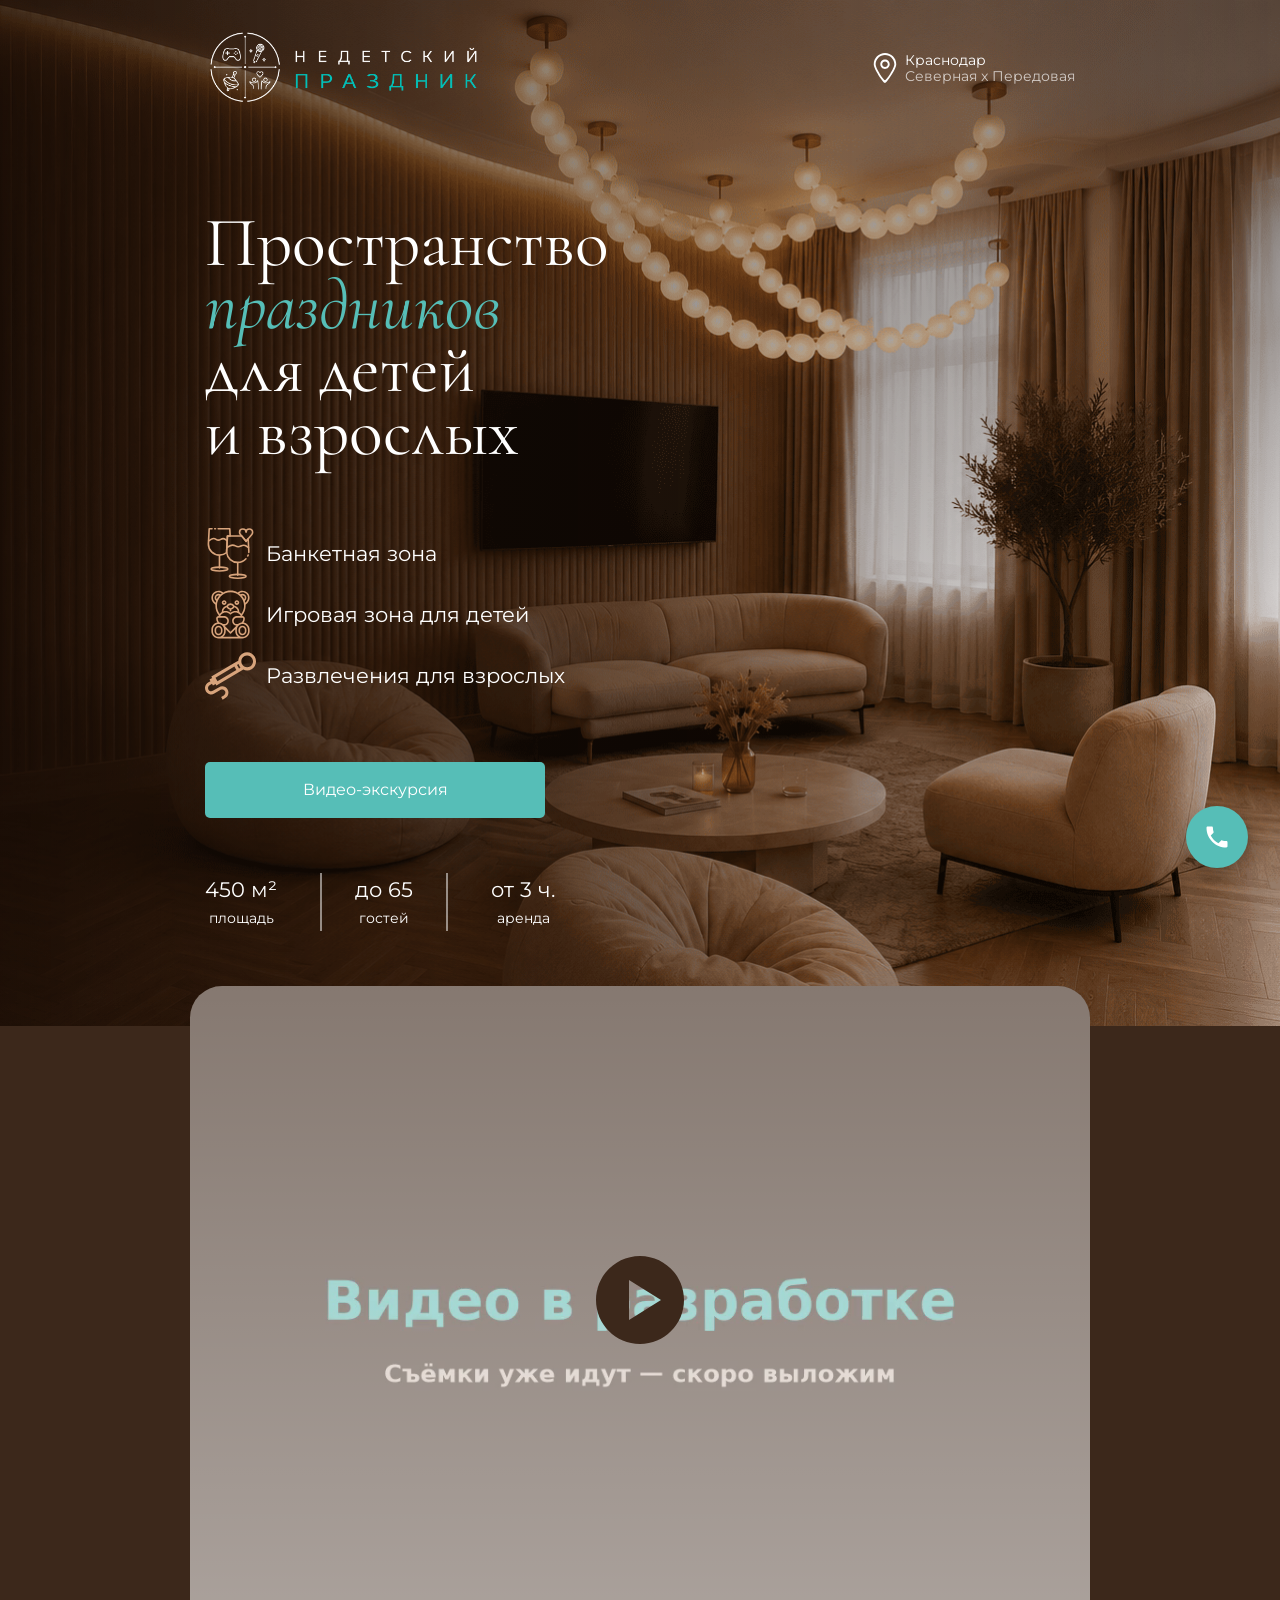
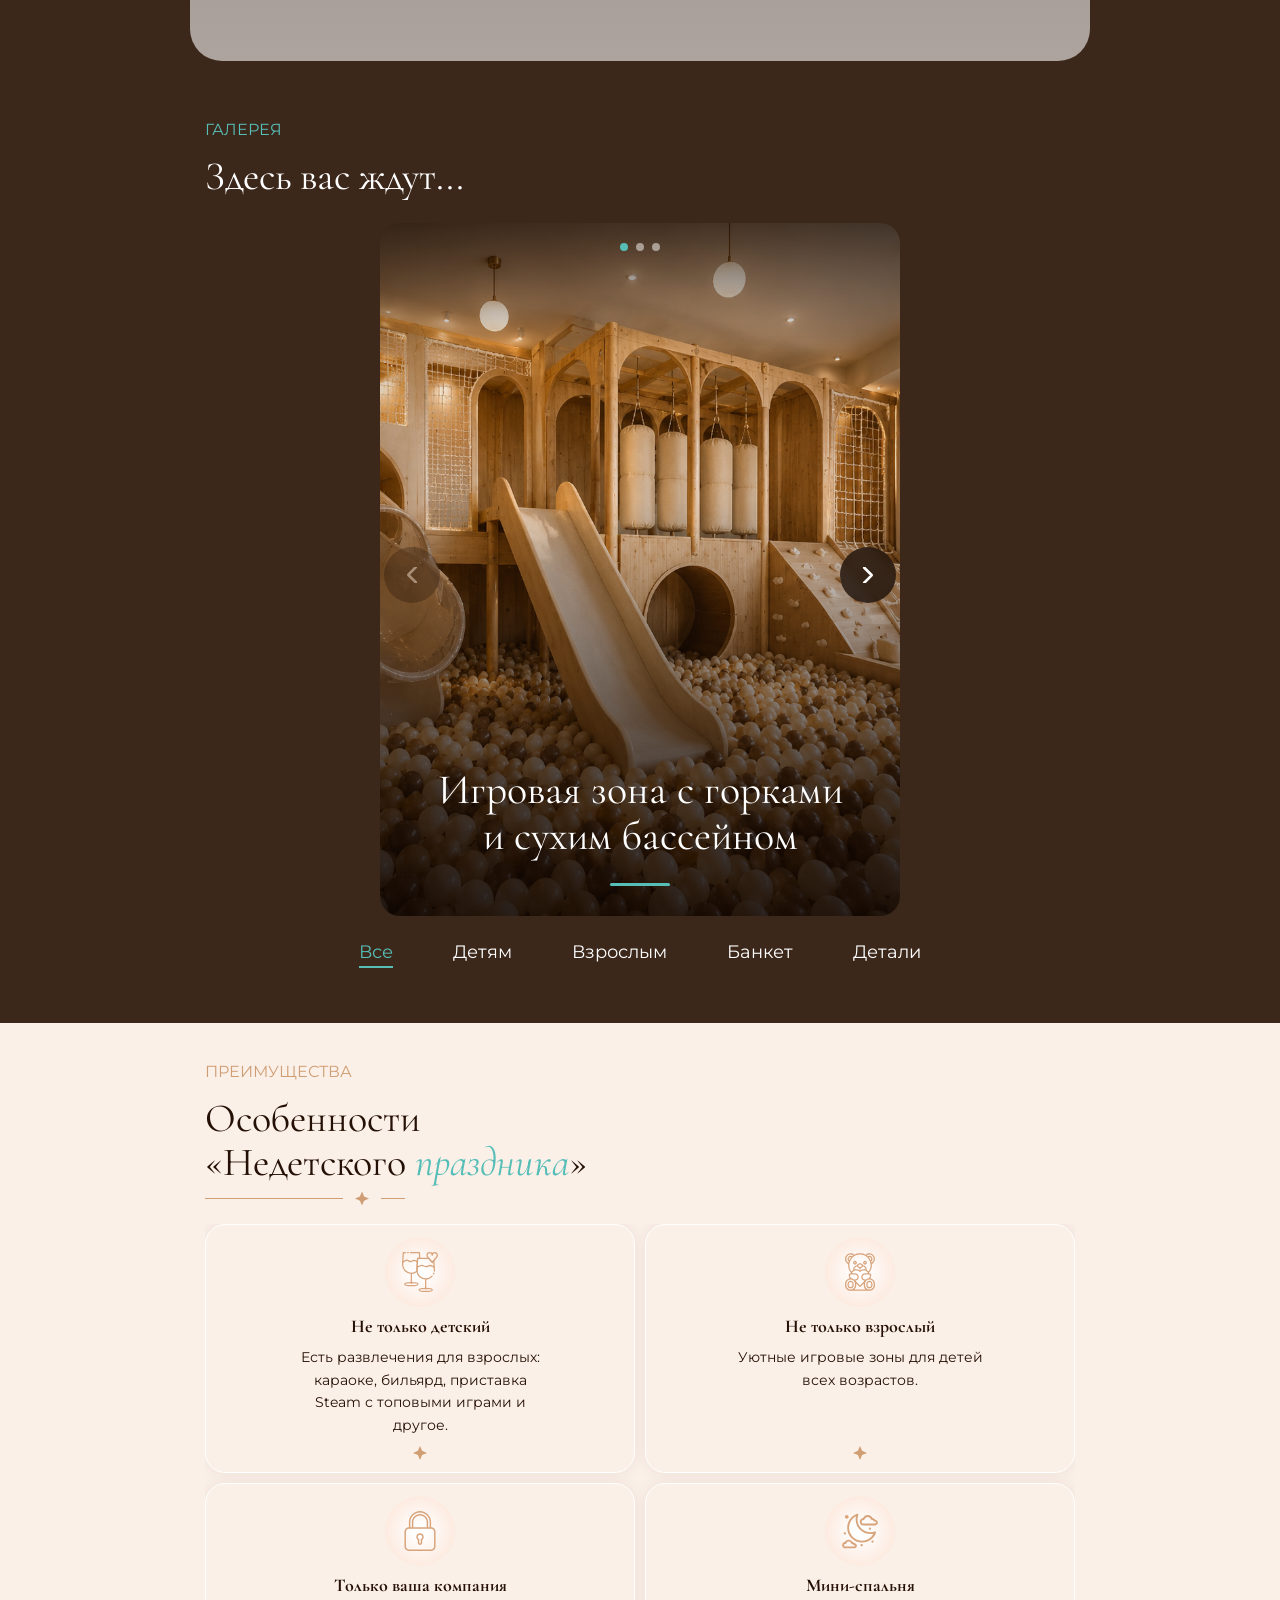
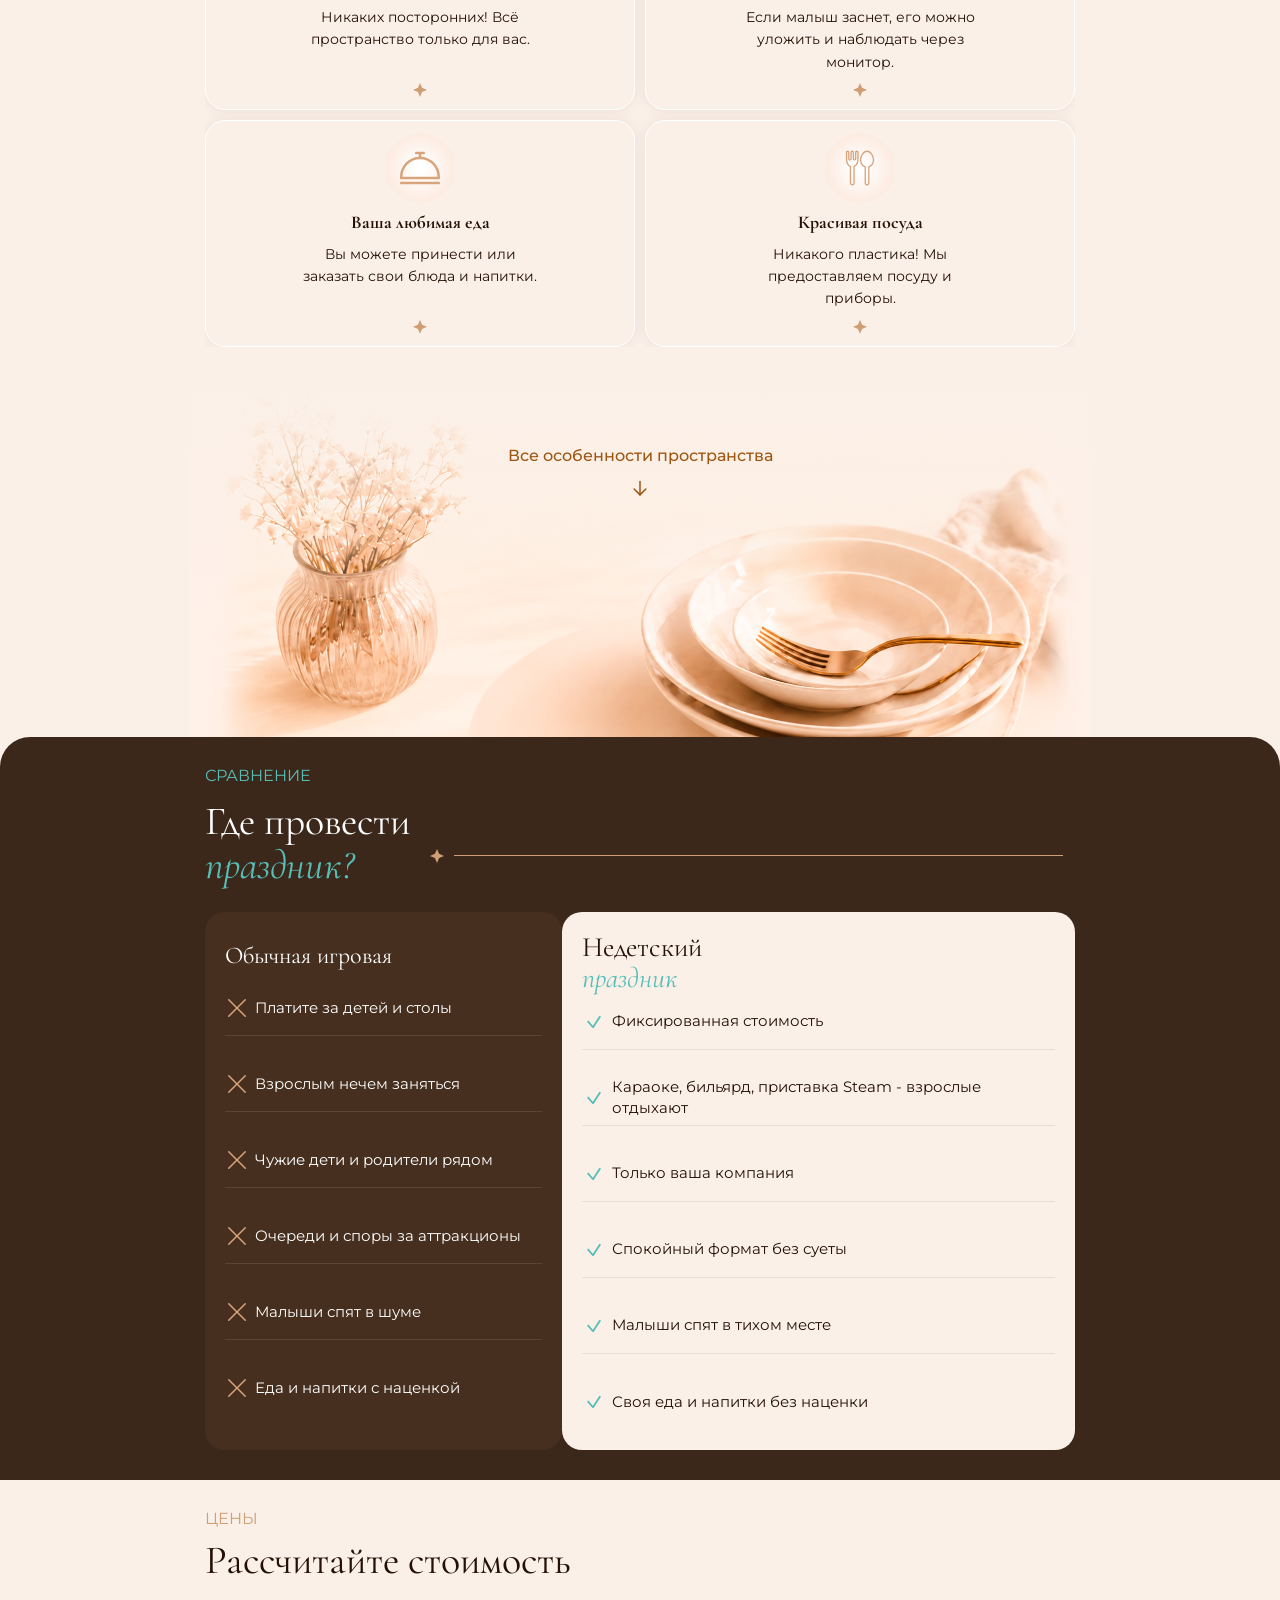
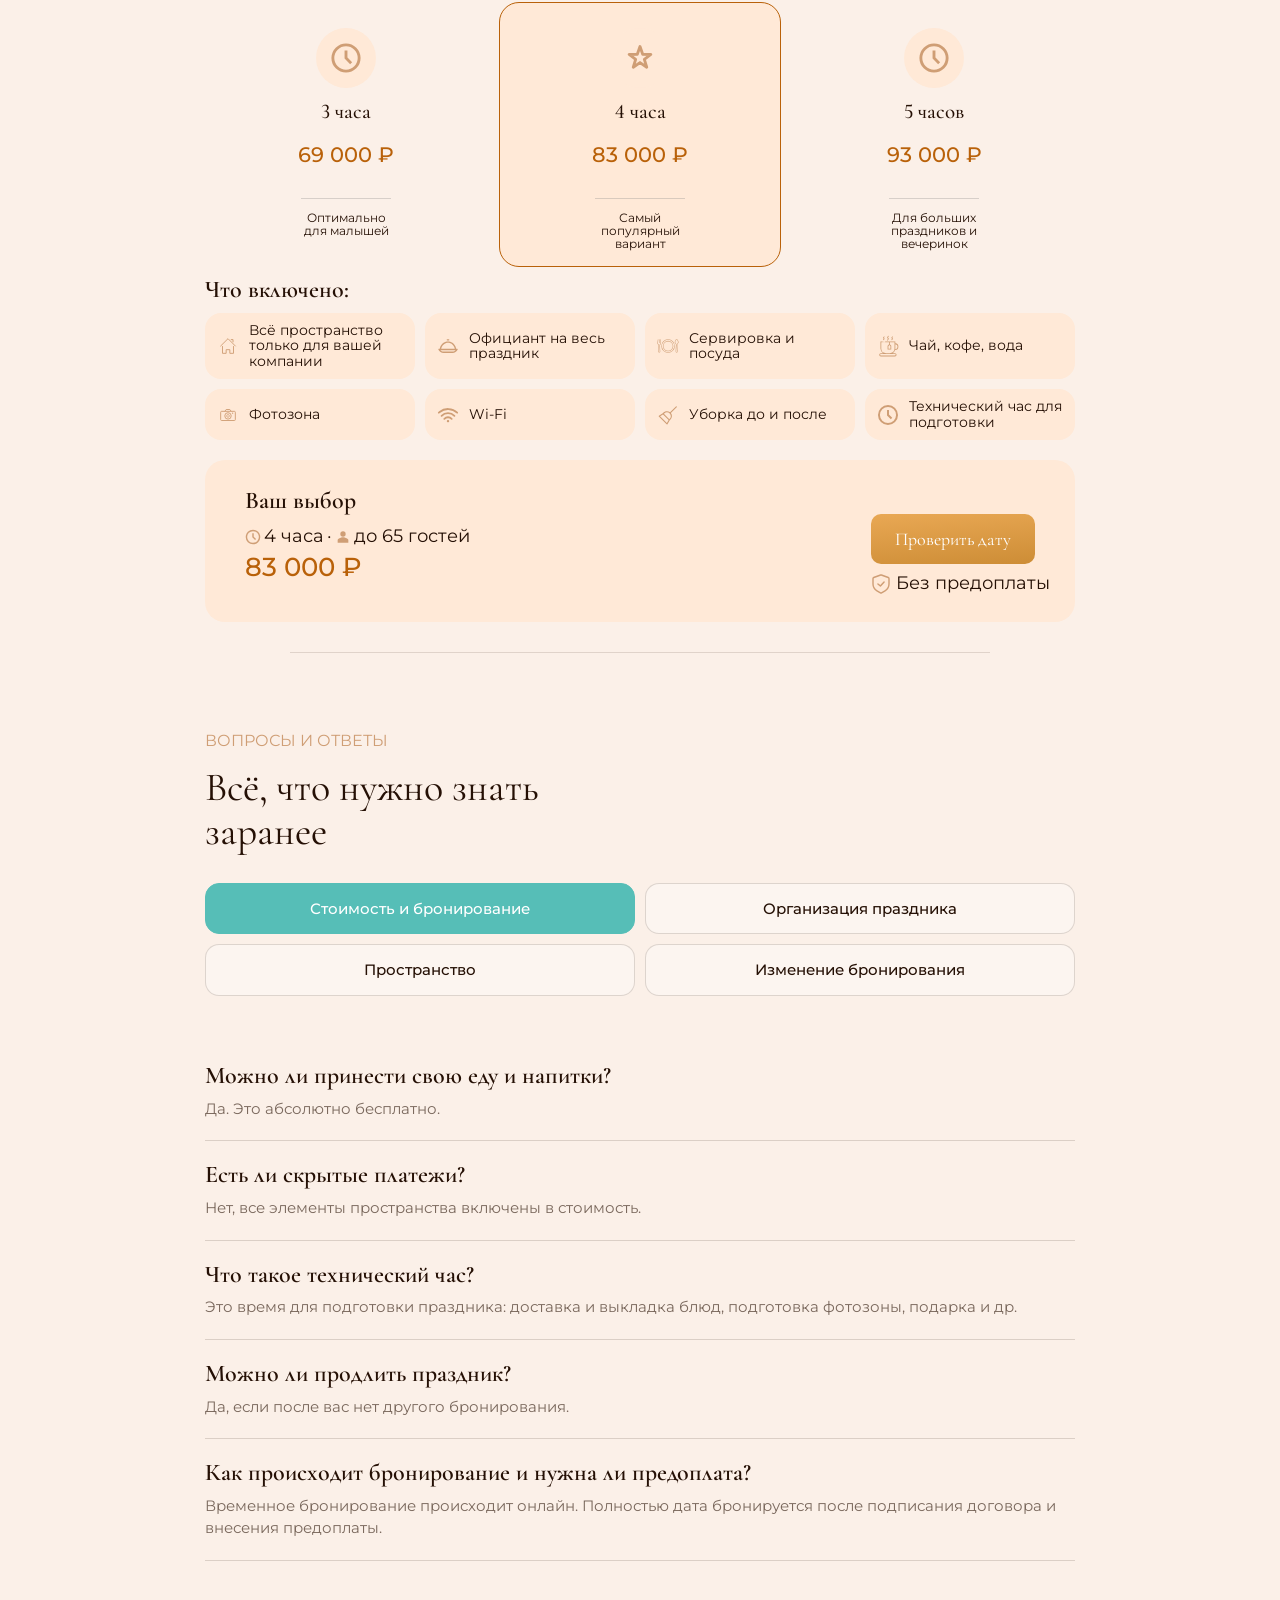
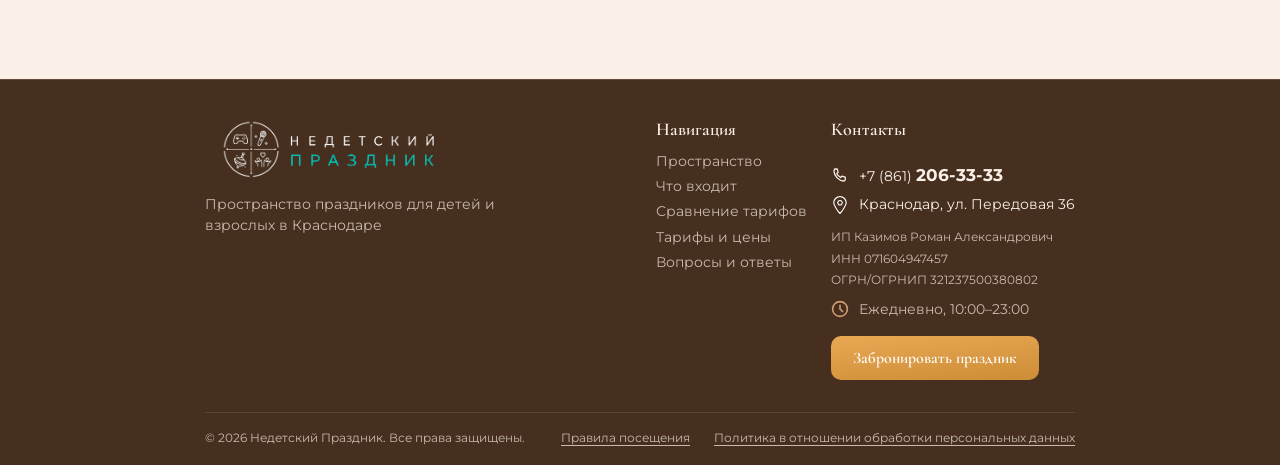
<file: index.html>
<!doctype html>
<html lang="en">

<head>
	<meta charset="UTF-8" />
	<link rel="icon" type="image/svg+xml" href="./favicon.svg" />
	<meta name="viewport" content="width=device-width, initial-scale=1.0" />
	<title>Сайт для дядь Ромы</title>
  <script type="module" crossorigin src="./assets/main-BgPMJ13D.js"></script>
  <link rel="modulepreload" crossorigin href="./assets/popup-C7BpRfPu.js">
  <link rel="stylesheet" crossorigin href="./assets/popup-DtgteJAX.css">
  <link rel="stylesheet" crossorigin href="./assets/main-BApzTZSb.css">
</head>

<body>
	<div class="main-wrapper">
		<header class="header">
			<div class="header__container">
				<a href='#' class="header__logo">
					<div class="header__logo-cnt"><img src="./assets/logo-B6UhDgfi.png" alt="Недетский Праздник" class="header__logo-image" width="220" height="61"></div>
				</a>
				<div class="header__location">
					<a href="#" class="header__link map-popup-open" role="button" aria-haspopup="dialog">
						<img src="data:image/svg+xml,%3c!DOCTYPE%20svg%20PUBLIC%20'-//W3C//DTD%20SVG%201.1//EN'%20'http://www.w3.org/Graphics/SVG/1.1/DTD/svg11.dtd'%3e%3c!--%20Uploaded%20to:%20SVG%20Repo,%20www.svgrepo.com,%20Transformed%20by:%20SVG%20Repo%20Mixer%20Tools%20--%3e%3csvg%20width='800px'%20height='800px'%20viewBox='-4%200%2032%2032'%20version='1.1'%20xmlns='http://www.w3.org/2000/svg'%20xmlns:xlink='http://www.w3.org/1999/xlink'%20xmlns:sketch='http://www.bohemiancoding.com/sketch/ns'%20fill='%23ffffff'%20stroke='%23ffffff'%3e%3cg%20id='SVGRepo_bgCarrier'%20stroke-width='0'/%3e%3cg%20id='SVGRepo_tracerCarrier'%20stroke-linecap='round'%20stroke-linejoin='round'/%3e%3cg%20id='SVGRepo_iconCarrier'%3e%3ctitle%3elocation%3c/title%3e%3cdesc%3eCreated%20with%20Sketch%20Beta.%3c/desc%3e%3cdefs%3e%3c/defs%3e%3cg%20id='Page-1'%20stroke='none'%20stroke-width='1'%20fill='none'%20fill-rule='evenodd'%20sketch:type='MSPage'%3e%3cg%20id='Icon-Set'%20sketch:type='MSLayerGroup'%20transform='translate(-104.000000,%20-411.000000)'%20fill='%23ffffff'%3e%3cpath%20d='M116,426%20C114.343,426%20113,424.657%20113,423%20C113,421.343%20114.343,420%20116,420%20C117.657,420%20119,421.343%20119,423%20C119,424.657%20117.657,426%20116,426%20L116,426%20Z%20M116,418%20C113.239,418%20111,420.238%20111,423%20C111,425.762%20113.239,428%20116,428%20C118.761,428%20121,425.762%20121,423%20C121,420.238%20118.761,418%20116,418%20L116,418%20Z%20M116,440%20C114.337,440.009%20106,427.181%20106,423%20C106,417.478%20110.477,413%20116,413%20C121.523,413%20126,417.478%20126,423%20C126,427.125%20117.637,440.009%20116,440%20L116,440%20Z%20M116,411%20C109.373,411%20104,416.373%20104,423%20C104,428.018%20114.005,443.011%20116,443%20C117.964,443.011%20128,427.95%20128,423%20C128,416.373%20122.627,411%20116,411%20L116,411%20Z'%20id='location'%20sketch:type='MSShapeGroup'%3e%3c/path%3e%3c/g%3e%3c/g%3e%3c/g%3e%3c/svg%3e" alt="Иконка геолокации" class="header__location-icon">
						<div class="header__location-links">
							<p class="header__location-link">Краснодар</p>
							<p class="header__location-link header__special">Северная x Передовая</p>
						</div>
					</a>
				</div>
			</div>
		</header>
		<main class="page">
			<section class="page__main main">
				<div class="main__container">
					<div class="main__wrapper">
						<h1 class="main__title">Пространство <br><span>праздников</span> <br>для детей <br>и взрослых</h1>
						<div class="main__items">
							<div class="main__item">
								<img src="data:image/svg+xml,%3c?xml%20version='1.0'%20?%3e%3csvg%20id='Layer_1'%20style='enable-background:new%200%200%2064%2064;'%20version='1.1'%20viewBox='0%200%2064%2064'%20xml:space='preserve'%20xmlns='http://www.w3.org/2000/svg'%20xmlns:xlink='http://www.w3.org/1999/xlink'%3e%3cstyle%20type='text/css'%3e%20.st0{fill:none;stroke:%23D8A47C;stroke-width:2;stroke-linecap:round;stroke-linejoin:round;stroke-miterlimit:10;}%20%3c/style%3e%3cg%3e%3cline%20class='st0'%20x1='41.07'%20x2='41.07'%20y1='43.92'%20y2='59.17'/%3e%3cellipse%20class='st0'%20cx='41.07'%20cy='60.61'%20rx='10.48'%20ry='2.39'/%3e%3cg%3e%3cpath%20class='st0'%20d='M54.21,33.9c-0.14,0.39-0.29,0.78-0.47,1.15'/%3e%3cpath%20class='st0'%20d='M51.42,38.58c-2.55,2.83-6.24,4.6-10.35,4.6c-7.2,0-13.12-5.45-13.85-12.46c-0.05-0.49-0.08-0.97-0.08-1.47%20l1.02-19.14h17.93l5.46,6.65l2.61-3.18l0.84,15.67c0,0.46-0.02,0.92-0.07,1.37'/%3e%3cline%20class='st0'%20x1='12.21'%20x2='13.13'%20y1='1'%20y2='1'/%3e%3cpath%20class='st0'%20d='M16.56,1h14.51l0.49,9.11h-3.4l-1.02,19.14c0,0.5,0.03,0.98,0.08,1.47c-2.43,2.09-5.6,3.35-9.06,3.35%20c-7.69,0-13.93-6.23-13.93-13.93L5.27,1h3.56'/%3e%3cline%20class='st0'%20x1='18.17'%20x2='18.17'%20y1='34.81'%20y2='50.06'/%3e%3cellipse%20class='st0'%20cx='18.17'%20cy='51.5'%20rx='10.48'%20ry='2.39'/%3e%3c/g%3e%3cpath%20class='st0'%20d='M27.56,24.51l3.98-2.16c2.1-1.14,4.63-1.08,6.67,0.16l0,0c2.06,1.25,4.6,1.3,6.7,0.14l0.25-0.14%20c2.23-1.23,4.94-1.09,7.04,0.36l2.39,1.65'/%3e%3cpath%20class='st0'%20d='M4.65,16.2l3.43-2.16c1.81-1.14,3.99-1.08,5.76,0.16l0,0c1.78,1.25,3.97,1.3,5.79,0.14l0.22-0.14%20c1.93-1.23,4.26-1.09,6.08,0.36l2.06,1.65'/%3e%3cg%3e%3cpath%20class='st0'%20d='M59.77,5.28c0,1.06-0.39,2.01-1.04,2.74l-2.62,3.19l-1.94,2.37l-2.61,3.18l-5.46-6.65l-1.71-2.09%20c-0.65-0.73-1.05-1.68-1.05-2.74c0-2.26,1.84-4.1,4.11-4.1s4.11,1.84,4.11,4.1c0-2.26,1.84-4.1,4.1-4.1%20C57.92,1.18,59.77,3.02,59.77,5.28z'/%3e%3c/g%3e%3c/g%3e%3c/svg%3e" alt="#">
								<p>Банкетная зона</p>
							</div>
							<div class="main__item">
								<img src="./assets/bear-DbQQsscy.svg" alt="#">
								<p>Игровая зона для детей</p>
							</div>
							<div class="main__item">
								<img src="data:image/svg+xml,%3csvg%20xmlns='http://www.w3.org/2000/svg'%20xmlns:xlink='http://www.w3.org/1999/xlink'%20version='1.1'%20id='Capa_1'%20x='0px'%20y='0px'%20viewBox='0%200%20438.942%20438.942'%20style='width:%20200px;%20height:%20200px;%20transform-origin:%2050%25%2050%25;%20transform:%20scaleX(1)%20scaleY(1)%20rotate(0deg);'%20xml:space='preserve'%20preserveAspectRatio='xMidYMid%20meet'%3e%3cpath%20d='M428.687,57.843c-13.587-23.536-38.925-38.159-66.131-38.159c-13.324,0-26.492,3.538-38.087,10.232%20c-17.65,10.19-30.271,26.641-35.548,46.327c-1.207,4.505-1.944,9.056-2.321,13.607l-24.087,13.909l0-0.001L54.612,223.791%20l6.686,11.581l-22.928,13.23l8.456,14.646l-20.083,11.598c-12.362,7.133-21.207,18.656-24.899,32.447%20c-3.696,13.791-1.8,28.192,5.341,40.553c7.133,12.362,18.656,21.207,32.447,24.899c4.602,1.233,9.276,1.844,13.918,1.844%20c9.26,0,18.401-2.431,26.635-7.185l54.304-31.353c13.056-7.536,29.824-3.049,37.368,10.015c7.54,13.064,3.046,29.824-10.015,37.364%20l-22.923,13.236l13.044,22.592l22.923-13.236c12.362-7.133,21.207-18.656,24.899-32.447c3.696-13.787,1.8-28.188-5.337-40.553%20c-14.733-25.526-47.487-34.295-73.004-19.562l-54.304,31.353c-6.327,3.652-13.703,4.622-20.756,2.734%20c-7.057-1.892-12.956-6.418-16.609-12.745c-3.652-6.331-4.622-13.699-2.734-20.756c1.892-7.057,6.418-12.956,12.745-16.609%20l20.083-11.597l8.456,14.647l22.923-13.24l6.686,11.58l185.303-106.984l0.002,0.004l46.714-26.976%20c10.082,4.789,21.229,7.425,32.72,7.425c13.324,0,26.496-3.54,38.087-10.234c17.65-10.19,30.271-26.643,35.548-46.327%20C441.583,96.051,438.877,75.491,428.687,57.843z%20M287.927,119.212l8.613,14.917c0.002,0.003,0.003,0.006,0.005,0.009%20c0.003,0.004,0.005,0.008,0.008,0.013l8.61,14.911l-12.374,7.141l-8.616-14.924l-8.616-14.924L287.927,119.212z%20M77.875,264.843%20l-3.86-6.686l0.33-0.19l3.86,6.686L77.875,264.843z%20M270.197,169.251l-162.713,93.94l-17.235-29.852l162.716-93.939l14.589,25.272%20L270.197,169.251z%20M411.108,108.984c-3.469,12.954-11.775,23.781-23.39,30.487c-7.636,4.407-16.293,6.738-25.043,6.738%20c-17.906-0.004-34.579-9.616-43.527-25.096l-0.026-0.046c-6.692-11.609-8.469-25.127-4.999-38.071%20c3.469-12.952,11.775-23.779,23.39-30.485c7.636-4.407,16.293-6.736,25.043-6.736c17.914,0,34.594,9.621,43.539,25.112%20C412.801,82.5,414.581,96.029,411.108,108.984z'%20fill='%23D8A47C'%20style='fill:%23D8A47C;stroke:none'%20stroke='none'/%3e%3cg%20fill='%23D8A47C'%20style='fill:%23D8A47C;stroke:none'%20stroke='none'%3e%3c/g%3e%3cg%20fill='%23D8A47C'%20style='fill:%23D8A47C;stroke:none'%20stroke='none'%3e%3c/g%3e%3cg%20fill='%23D8A47C'%20style='fill:%23D8A47C;stroke:none'%20stroke='none'%3e%3c/g%3e%3cg%20fill='%23D8A47C'%20style='fill:%23D8A47C;stroke:none'%20stroke='none'%3e%3c/g%3e%3cg%20fill='%23D8A47C'%20style='fill:%23D8A47C;stroke:none'%20stroke='none'%3e%3c/g%3e%3cg%20fill='%23D8A47C'%20style='fill:%23D8A47C;stroke:none'%20stroke='none'%3e%3c/g%3e%3cg%20fill='%23D8A47C'%20style='fill:%23D8A47C;stroke:none'%20stroke='none'%3e%3c/g%3e%3cg%20fill='%23D8A47C'%20style='fill:%23D8A47C;stroke:none'%20stroke='none'%3e%3c/g%3e%3cg%20fill='%23D8A47C'%20style='fill:%23D8A47C;stroke:none'%20stroke='none'%3e%3c/g%3e%3cg%20fill='%23D8A47C'%20style='fill:%23D8A47C;stroke:none'%20stroke='none'%3e%3c/g%3e%3cg%20fill='%23D8A47C'%20style='fill:%23D8A47C;stroke:none'%20stroke='none'%3e%3c/g%3e%3cg%20fill='%23D8A47C'%20style='fill:%23D8A47C;stroke:none'%20stroke='none'%3e%3c/g%3e%3cg%20fill='%23D8A47C'%20style='fill:%23D8A47C;stroke:none'%20stroke='none'%3e%3c/g%3e%3cg%20fill='%23D8A47C'%20style='fill:%23D8A47C;stroke:none'%20stroke='none'%3e%3c/g%3e%3cg%20fill='%23D8A47C'%20style='fill:%23D8A47C;stroke:none'%20stroke='none'%3e%3c/g%3e%3c/svg%3e" alt="#">
								<p>Развлечения для взрослых</p>
							</div>
						</div>
						<div class="main__buttons main__actions">
							<a href="#video" class="main__action main__action-primary main__link">Видео-экскурсия</a>
						</div>
						<div class="main__advantages">
							<div class="main__advantages-item">
								<p class="main__advantages-title">450 м²</p>
								<p>площадь</p>
							</div>
							<div class="main__advantages-item main__advantages-item-center">
								<p class="main__advantages-title">до 65</p>
								<p>гостей</p>
							</div>
							<div class="main__advantages-item">
								<p class="main__advantages-title">от 3 ч.</p>
								<p>аренда</p>
							</div>
						</div>
					</div>
				</div>
			</section>
	</div>
	<section class="page__video video" id="video">
		<div class="video__container">
			<div class="video__wrapper">
				<video class="video__player" poster="./assets/video-preview-vDjDmOFq.png" controlsList="nodownload">
					<source src="./assets/tour-Bw7IKcWk.mp4" type="video/mp4">
				</video>
				<button class="video__play">
					<svg width="88" height="88" viewBox="0 0 88 88" fill="none" xmlns="http://www.w3.org/2000/svg">
						<path fill-rule="evenodd" clip-rule="evenodd" d="M44 88C68.3005 88 88 68.3005 88 44C88 19.6995 68.3005 0 44 0C19.6995 0 0 19.6995 0 44C0 68.3005 19.6995 88 44 88ZM33 24V64L65 44L33 24Z" fill="#3c281b" />
					</svg>
				</button>
			</div>
		</div>
	</section>
	<section class="page__gallery gallery" id="gallery">
		<div class="gallery__container">
			<div class="gallery__heading stage-heading">
				<h2 class="gallery__heading-title stage-heading__title">Галерея</h2>
				<p class="gallery__heading-subtitle stage-heading__subtitle">Здесь вас ждут...</p>
			</div>
			<div class="gallery__swiper swiper">
				<div class="gallery__swiper-wrapper swiper-wrapper">
					<div class="gallery__swiper-slide swiper-slide" data-category="kids">
						<a href="./gallery/slide.png" class="gallery__zoom">
							<img src="./gallery/slide.png" alt="Игровая зона" class="gallery__image">
						</a>
						<div class="gallery__info">
							<h3 class="gallery__title">Игровая зона с горками и сухим бассейном</h3>
						</div>
					</div>
					<div class="gallery__swiper-slide swiper-slide" data-category="adults">
						<a href="./gallery/second-slide.png" class="gallery__zoom">
							<img src="./gallery/second-slide.png" alt="Караоке-зона" class="gallery__image">
						</a>
						<div class="gallery__info">
							<h3 class="gallery__title">Караоке-зона для уютных вечеров</h3>
						</div>
					</div>
					<div class="gallery__swiper-slide swiper-slide" data-category="banquet kids">
						<a href="./gallery/third-slide.png" class="gallery__zoom">
							<img src="./gallery/third-slide.png" alt="Банкетная зона" class="gallery__image">
						</a>
						<div class="gallery__info">
							<h3 class="gallery__title">Уютная банкетная зона для праздников и встреч</h3>
						</div>
					</div>
				</div>
				<div class="gallery__swiper-pagination swiper-pagination"></div>
				<div class="gallery__swiper-button-prev swiper-button-prev"></div>
				<div class="gallery__swiper-button-next swiper-button-next"></div>
			</div>
			<div class="gallery__filters">
				<button class="gallery__filter gallery__filter-active" data-filter="all">Все</button>
				<button class="gallery__filter" data-filter="kids">Детям</button>
				<button class="gallery__filter" data-filter="adults">Взрослым</button>
				<button class="gallery__filter" data-filter="banquet">Банкет</button>
				<button class="gallery__filter" data-filter="details">Детали</button>
			</div>
		</div>
	</section>
	<section class="page__features features" id="features">
		<div class="features__container">
			<div class="features__heading stage-heading">
				<h2 class="features__heading-title stage-heading__title">Преимущества</h2>
				<p class="features__heading-subtitle stage-heading__subtitle">Особенности <br>«Недетского <span>праздника</span>»</p>
				<div class="features__divider">
					<span></span>
				</div>
			</div>
			<div class="features__content">
				<div class="features__compact compact">
					<div class="compact__items">
						<div class="compact__item">
							<div class="compact__content">
								<div class="compact__image features__image"><img src="data:image/svg+xml,%3c?xml%20version='1.0'%20?%3e%3csvg%20id='Layer_1'%20style='enable-background:new%200%200%2064%2064;'%20version='1.1'%20viewBox='0%200%2064%2064'%20xml:space='preserve'%20xmlns='http://www.w3.org/2000/svg'%20xmlns:xlink='http://www.w3.org/1999/xlink'%3e%3cstyle%20type='text/css'%3e%20.st0{fill:none;stroke:%23D8A47C;stroke-width:2;stroke-linecap:round;stroke-linejoin:round;stroke-miterlimit:10;}%20%3c/style%3e%3cg%3e%3cline%20class='st0'%20x1='41.07'%20x2='41.07'%20y1='43.92'%20y2='59.17'/%3e%3cellipse%20class='st0'%20cx='41.07'%20cy='60.61'%20rx='10.48'%20ry='2.39'/%3e%3cg%3e%3cpath%20class='st0'%20d='M54.21,33.9c-0.14,0.39-0.29,0.78-0.47,1.15'/%3e%3cpath%20class='st0'%20d='M51.42,38.58c-2.55,2.83-6.24,4.6-10.35,4.6c-7.2,0-13.12-5.45-13.85-12.46c-0.05-0.49-0.08-0.97-0.08-1.47%20l1.02-19.14h17.93l5.46,6.65l2.61-3.18l0.84,15.67c0,0.46-0.02,0.92-0.07,1.37'/%3e%3cline%20class='st0'%20x1='12.21'%20x2='13.13'%20y1='1'%20y2='1'/%3e%3cpath%20class='st0'%20d='M16.56,1h14.51l0.49,9.11h-3.4l-1.02,19.14c0,0.5,0.03,0.98,0.08,1.47c-2.43,2.09-5.6,3.35-9.06,3.35%20c-7.69,0-13.93-6.23-13.93-13.93L5.27,1h3.56'/%3e%3cline%20class='st0'%20x1='18.17'%20x2='18.17'%20y1='34.81'%20y2='50.06'/%3e%3cellipse%20class='st0'%20cx='18.17'%20cy='51.5'%20rx='10.48'%20ry='2.39'/%3e%3c/g%3e%3cpath%20class='st0'%20d='M27.56,24.51l3.98-2.16c2.1-1.14,4.63-1.08,6.67,0.16l0,0c2.06,1.25,4.6,1.3,6.7,0.14l0.25-0.14%20c2.23-1.23,4.94-1.09,7.04,0.36l2.39,1.65'/%3e%3cpath%20class='st0'%20d='M4.65,16.2l3.43-2.16c1.81-1.14,3.99-1.08,5.76,0.16l0,0c1.78,1.25,3.97,1.3,5.79,0.14l0.22-0.14%20c1.93-1.23,4.26-1.09,6.08,0.36l2.06,1.65'/%3e%3cg%3e%3cpath%20class='st0'%20d='M59.77,5.28c0,1.06-0.39,2.01-1.04,2.74l-2.62,3.19l-1.94,2.37l-2.61,3.18l-5.46-6.65l-1.71-2.09%20c-0.65-0.73-1.05-1.68-1.05-2.74c0-2.26,1.84-4.1,4.11-4.1s4.11,1.84,4.11,4.1c0-2.26,1.84-4.1,4.1-4.1%20C57.92,1.18,59.77,3.02,59.77,5.28z'/%3e%3c/g%3e%3c/g%3e%3c/svg%3e" alt="#"></div>
								<h3 class="compact__title  features__title">Не только детский</h3>
								<div class="compact__text  features__text">Есть развлечения для взрослых: караоке, бильярд, приставка Steam с топовыми играми и другое.</div>
								<span class="compact__star"></span>
							</div>
						</div>
						<div class="compact__item">
							<div class="compact__content">
								<div class="compact__image features__image"><img src="./assets/bear-DbQQsscy.svg" alt="#"></div>
								<h3 class="compact__title features__title">Не только взрослый</h3>
								<div class="compact__text features__text">Уютные игровые зоны для детей всех возрастов.</div>
								<span class="compact__star"></span>
							</div>
						</div>
						<div class="compact__item">
							<div class="compact__content">
								<div class="compact__image features__image"><img src="data:image/svg+xml,%3c?xml%20version='1.0'%20encoding='iso-8859-1'?%3e%3csvg%20version='1.1'%20id='Capa_1'%20xmlns='http://www.w3.org/2000/svg'%20xmlns:xlink='http://www.w3.org/1999/xlink'%20x='0px'%20y='0px'%20width='516.375px'%20height='516.375px'%20viewBox='0%200%20516.375%20516.375'%20xml:space='preserve'%20fill='%23D8A47C'%20%3e%3cg%3e%3cg%3e%3cpath%20d='M258.188,286.875c-26.775,0-47.812,21.037-47.812,47.812c0,15.3,7.65,28.688,19.125,38.25v38.25%20c0,15.3,13.388,28.688,28.688,28.688s28.688-13.388,28.688-28.688v-38.25c11.475-9.562,19.125-22.95,19.125-38.25%20C306,307.912,284.963,286.875,258.188,286.875z%20M267.75,361.463v49.725c0,5.737-3.825,9.562-9.562,9.562%20s-9.562-3.825-9.562-9.562v-49.725c-11.475-3.825-19.125-15.301-19.125-26.775c0-15.3,13.388-28.688,28.688-28.688%20s28.688,13.388,28.688,28.688C286.875,348.075,279.225,357.638,267.75,361.463z'/%3e%3cpath%20d='M401.625,210.375v-66.938C401.625,65.025,336.6,0,258.188,0C179.775,0,114.75,65.025,114.75,143.438v66.938%20c-32.513,0-57.375,24.862-57.375,57.375V459c0,32.513,24.862,57.375,57.375,57.375h286.875%20C434.138,516.375,459,491.513,459,459V267.75C459,237.15,434.138,210.375,401.625,210.375z%20M133.875,143.438%20c0-68.85,55.462-124.312,124.312-124.312c68.85,0,124.312,55.462,124.312,124.312v66.938h-19.125v-66.938%20c0-57.375-47.812-105.188-105.188-105.188S153,86.062,153,143.438v66.938h-19.125V143.438z%20M344.25,143.438v66.938%20H172.125v-66.938c0-47.812,38.25-86.062,86.062-86.062S344.25,95.625,344.25,143.438z%20M439.875,459%20c0,21.037-17.213,38.25-38.25,38.25H114.75c-21.038,0-38.25-17.213-38.25-38.25V267.75%20c0-21.038,17.212-38.25,38.25-38.25h286.875c21.037,0,38.25,17.212,38.25,38.25V459z'/%3e%3c/g%3e%3c/g%3e%3c/svg%3e" alt="#"></div>
								<h3 class="compact__title features__title">Только ваша компания</h3>
								<div class="compact__text features__text">Никаких посторонних! Всё пространство только для вас.</div>
								<span class="compact__star"></span>
							</div>
						</div>
						<div class="compact__item">
							<div class="compact__content">
								<div class="compact__image features__image"><img src="data:image/svg+xml,%3csvg%20xmlns='http://www.w3.org/2000/svg'%20viewBox='0%200%20800%20800'%20fill='%23D8A47C'%20%3e%3cpath%20d='M715.968,413.668c-5.151-5.157-12.812-6.895-19.685-4.469c-27.729,9.768-56.754,14.723-86.275,14.723%20c-69.178,0-134.215-26.938-183.124-75.853c-70.097-70.095-94.09-175.841-61.126-269.4c2.42-6.873,0.683-14.532-4.474-19.684%20c-5.152-5.157-12.811-6.895-19.683-4.474c-42,14.799-79.372,38.377-111.068,70.073c-56.072,56.072-86.948,130.62-86.948,209.92%20c0,79.295,30.876,153.842,86.948,209.915c56.072,56.071,130.62,86.953,209.921,86.953c79.296,0,153.849-30.882,209.915-86.953%20c31.701-31.696,55.273-69.063,70.073-111.067C722.861,426.479,721.124,418.82,715.968,413.668z%20M623.583,517.634%20c-48.916,48.92-113.951,75.858-183.13,75.858c-69.179,0-134.22-26.938-183.135-75.858c-100.983-100.978-100.983-265.287,0-366.264%20c18.486-18.487,39.169-33.805,61.786-45.78c-8.206,40.333-7.976,82.092,0.853,122.692c12.073,55.531,39.786,106.211,80.142,146.572%20c56.067,56.066,130.615,86.943,209.91,86.943c20.043,0,39.892-1.994,59.355-5.949C657.388,478.464,642.069,499.152,623.583,517.634z'/%3e%3cpath%20d='M702.785,172.844c-12.073-17.825-31.347-29.691-52.822-32.346c-7.281-15.684-18.322-29.27-32.428-39.792%20c-18.208-13.581-39.863-20.759-62.627-20.759c-22.771,0-44.427,7.179-62.633,20.759c-14.105,10.522-25.146,24.108-32.43,39.787%20c-36.962,4.535-65.676,36.116-65.676,74.285c0,41.268,33.571,74.837,74.838,74.837h229.104c32.248,0,58.48-26.233,58.48-58.476%20C756.595,200.465,732.853,175.227,702.785,172.844z%20M698.113,251.741H469.009c-20.383,0-36.963-16.586-36.963-36.963%20c0-20.382,16.58-36.962,36.963-36.962c0.737,0,1.568,0.033,2.622,0.109c8.769,0.601,16.755-4.867,19.377-13.226%20c8.801-28.036,34.478-46.878,63.9-46.878c29.418,0,55.094,18.842,63.895,46.878c2.622,8.358,10.631,13.827,19.384,13.226%20c1.049-0.076,1.879-0.109,2.616-0.109c14.586,0,27.845,8.621,33.782,21.972c3.48,7.834,11.795,12.346,20.262,11.008%20c1.088-0.169,2.19-0.257,3.268-0.257c11.357,0,20.602,9.238,20.602,20.601C718.715,242.497,709.472,251.741,698.113,251.741z'/%3e%3cpath%20d='M293.373,646.565c-9.795-13.571-24.66-22.766-41.256-25.408c-14.45-29.287-44.234-48.18-77.766-48.18%20c-18.847,0-36.776,5.944-51.849,17.192c-11.084,8.265-19.886,18.825-25.906,30.975c-30.106,4.765-53.193,30.898-53.193,62.322%20c0,34.788,28.304,63.098,63.097,63.098h180.971c27.67,0,50.178-22.509,50.178-50.179%20C337.65,670.717,318.273,649.488,293.373,646.565z%20M287.473,708.685H106.501c-13.908,0-25.217-11.313-25.217-25.217%20c0-13.91,11.309-25.217,25.217-25.217c0.497,0,1.071,0.021,1.808,0.07c8.735,0.61,16.744-4.867,19.366-13.222%20c6.425-20.479,25.185-34.241,46.676-34.241c21.491,0,40.246,13.762,46.676,34.241c2.622,8.354,10.63,13.815,19.36,13.222%20c0.743-0.05,1.322-0.07,1.813-0.07c9.954,0,19,5.883,23.054,14.989c3.48,7.834,11.789,12.352,20.263,11.014%20c0.655-0.104,1.311-0.159,1.955-0.159c6.786,0,12.298,5.52,12.298,12.292C299.771,703.172,294.258,708.685,287.473,708.685z'/%3e%3cpath%20d='M173.205,117.27c0-20.918-16.958-37.875-37.88-37.875c-20.918,0-37.875,16.957-37.875,37.875%20c0,20.923,16.957,37.88,37.875,37.88C156.247,155.15,173.205,138.193,173.205,117.27z'/%3e%3cpath%20d='M120.175,448.702c0-12.549-10.178-22.727-22.726-22.727c-12.554,0-22.731,10.178-22.731,22.727%20c0,12.554,10.178,22.729,22.731,22.729C109.998,471.433,120.175,461.256,120.175,448.702z'/%3e%3cpath%20d='M673.192,612.433c0-12.554-10.172-22.726-22.727-22.726s-22.727,10.172-22.727,22.726%20c0,12.555,10.172,22.727,22.727,22.727C663.021,635.158,673.192,624.986,673.192,612.433z'/%3e%3ccircle%20cx='598.109'%20cy='354.007'%20r='22.726'/%3e%3cpath%20d='M455.274,682.5c0-12.554-10.173-22.726-22.727-22.726c-12.555,0-22.728,10.172-22.728,22.726%20c0,12.549,10.173,22.727,22.728,22.727S455.274,695.049,455.274,682.5z'/%3e%3c/svg%3e" alt="#"></div>
								<h3 class="compact__title features__title">Мини-спальня</h3>
								<div class="compact__text features__text">Если малыш заснет, его можно уложить и наблюдать через монитор.</div>
								<span class="compact__star"></span>
							</div>
						</div>
						<div class="compact__item">
							<div class="compact__content">
								<div class="compact__image features__image"><img src="data:image/svg+xml,%3c?xml%20version='1.0'%20encoding='UTF-8'?%3e%3csvg%20xmlns='http://www.w3.org/2000/svg'%20width='612'%20height='612'%20viewBox='0%200%20612%20612'%20fill='%23D8A47C'%20%3e%3cpath%20d='M592.875,516.375H19.125C8.568,516.375,0,524.943,0,535.5s8.568,19.125,19.125,19.125h573.75%20c10.557,0,19.125-8.568,19.125-19.125S603.432,516.375,592.875,516.375z%20M325.125,133.875v-38.25h38.25%20c10.557,0,19.125-8.568,19.125-19.125s-8.568-19.125-19.125-19.125h-114.75c-10.557,0-19.125,8.568-19.125,19.125%20s8.568,19.125,19.125,19.125h38.25c0,0-0.134,39.818,0,38.25C126.837,143.801,0,277.332,0,439.875%20c0,15.529,0,8.568,0,19.125s8.568,19.125,19.125,19.125h573.75c10.557,0,19.125-8.568,19.125-19.125s0-2.391,0-19.125%20C612,277.332,485.163,143.801,325.125,133.875z%20M38.25,439.875C38.25,292,158.125,172.125,306,172.125%20c147.875,0,267.75,119.875,267.75,267.75H38.25z'/%3e%3c/svg%3e" alt="#"></div>
								<h3 class="compact__title features__title">Ваша любимая еда</h3>
								<div class="compact__text features__text">Вы можете принести или заказать свои блюда и напитки.</div>
								<span class="compact__star"></span>
							</div>
						</div>
						<div class="compact__item">
							<div class="compact__content">
								<div class="compact__image features__image"><img src="data:image/svg+xml,%3c?xml%20version='1.0'%20encoding='UTF-8'?%3e%3csvg%20id='Layer_1'%20xmlns='http://www.w3.org/2000/svg'%20viewBox='0%200%20300%20300'%20fill='%23D8A47C'%20%3e%3cg%20id='XMLID_2_'%3e%3cpath%20d='M125.6,19.4c-7.2,0.4-12.9,6.5-12.9,13.9v47.4c0,1.9-1.4,3.6-3.3,3.8c-1,0.1-2-0.2-2.8-0.9%20c-0.8-0.7-1.2-1.7-1.2-2.7V33.4c0-7.5-5.7-13.6-12.9-14c-3.8-0.2-7.3,1.1-10,3.7c-2.7,2.6-4.2,6.1-4.2,9.8v47.8%20c0,2-1.4,3.6-3.3,3.8c-1,0.1-2-0.2-2.8-0.9C71.4,83,71,82,71,81V33.4c0-7.5-5.7-13.6-12.9-14c-3.8-0.2-7.3,1.1-10,3.7%20c-2.7,2.6-4.2,6.1-4.2,9.8v50.7c0,26.1,11.6,49.3,29.5,59.3v118.6c0,10.1,8,18.6,17.8,19c0.2,0,0.5,0,0.7,0%20c4.8,0,9.4-1.8,12.8-5.2c3.7-3.5,5.7-8.3,5.7-13.4V143c17.9-10,29.5-33.2,29.5-59.3V33c0-3.8-1.5-7.2-4.2-9.8%20C132.9,20.6,129.4,19.3,125.6,19.4z%20M100.4,139.9v121.9c0,4.5-3.4,8.4-7.7,8.8c-2.4,0.2-4.8-0.5-6.6-2.2%20c-1.8-1.6-2.8-3.9-2.8-6.3V139.9c0-1.9-1.1-3.7-2.9-4.5c-15.9-7.3-26.6-28-26.6-51.7V33.2c0-2,1.4-3.6,3.3-3.8%20c0.1,0,0.2,0,0.4,0c0.9,0,1.8,0.3,2.4,0.9C60.6,31,61,32,61,33v47.6c0,7.5,5.7,13.6,12.9,14c3.8,0.2,7.3-1.1,10-3.7%20c2.7-2.6,4.2-6.1,4.2-9.8V33.2c0-2,1.4-3.6,3.3-3.8c1-0.1,2,0.2,2.8,0.9C95,31,95.5,32,95.5,33v47.6c0,7.5,5.7,13.6,12.9,14%20c3.8,0.2,7.3-1.1,10-3.7c2.7-2.6,4.2-6.1,4.2-9.8V33.2c0-2,1.4-3.6,3.3-3.8c1-0.1,2,0.2,2.8,0.9c0.8,0.7,1.2,1.7,1.2,2.7v50.7%20c0,23.7-10.7,44.4-26.6,51.7C101.6,136.2,100.4,138,100.4,139.9z'/%3e%3cpath%20d='M241.1,42.4c-10.4-14.8-24-23-38.2-23c-14.3,0-27.9,8.2-38.2,23c-9.6,13.6-15.1,31.2-15.1,48.2%20c0,25.9,13.3,46.6,34.7,54.2v116.8c0,10.1,8,18.6,17.8,19c0.2,0,0.5,0,0.7,0c4.8,0,9.4-1.8,12.8-5.2%20c3.7-3.5,5.7-8.3,5.7-13.4V144.8c21.4-7.6,34.7-28.3,34.7-54.2C256.2,73.6,250.7,56,241.1,42.4z%20M211.5,141.1v120.7%20c0,4.5-3.4,8.4-7.7,8.8c-2.5,0.2-4.8-0.5-6.6-2.2c-1.8-1.6-2.8-3.9-2.8-6.3V141.1c0-2.2-1.5-4.2-3.7-4.8%20c-19.2-5.3-31.1-22.8-31.1-45.7c0-15,4.8-30.5,13.2-42.5c8.5-12.1,19.1-18.7,30.1-18.7S224.5,36,233,48.1%20c8.4,12,13.2,27.5,13.2,42.5c0,22.9-11.9,40.4-31.1,45.7C213,136.9,211.5,138.9,211.5,141.1z'/%3e%3c/g%3e%3c/svg%3e" alt="#"></div>
								<h3 class="compact__title features__title">Красивая посуда</h3>
								<div class="compact__text features__text">Никакого пластика! Мы предоставляем посуду и приборы.</div>
								<span class="compact__star"></span>
							</div>
						</div>
					</div>
				</div>
				<div class="features__full full">
					<div class="full__group">
						<div class="full__head">
							<div class="full__head-icon">
								<img src="data:image/svg+xml,%3csvg%20xmlns='http://www.w3.org/2000/svg'%20viewBox='0%200%20334.877%20334.877'%20fill='%23D8A47C'%3e%3cpath%20d='M333.196%20155.999h-16.067V82.09c0-17.719-14.415-32.134-32.134-32.134h-21.761L240.965%209.917C237.571%203.798%20231.112%200%20224.107%200c-3.265%200-6.504.842-9.364%202.429l-85.464%2047.526H33.815C16.096%2049.955%201.681%2064.37%201.681%2082.09v220.653c0%2017.719%2014.415%2032.134%2032.134%2032.134h251.18c17.719%200%2032.134-14.415%2032.134-32.134v-64.802h16.067v-81.942zM284.995%2062.809c9.897%200%2017.982%207.519%2019.068%2017.14h-24.152l-9.525-17.14h14.609zM220.996%2013.663c3.014-1.69%207.07-.508%208.734%202.494l35.476%2063.786H101.798l119.198-66.28zM304.275%20302.742c0%2010.63-8.651%2019.281-19.281%2019.281H33.815c-10.63%200-19.281-8.651-19.281-19.281V82.09c0-10.63%208.651-19.281%2019.281-19.281h72.353L75.345%2079.95H37.832c-3.554%200-6.427%202.879-6.427%206.427s2.873%206.427%206.427%206.427h266.443v63.201h-46.999c-21.826%200-39.589%2017.764-39.589%2039.589v2.764c0%2021.826%2017.764%2039.589%2039.589%2039.589h46.999v64.795zM320.342%20225.087h-63.066c-14.743%200-26.736-11.992-26.736-26.736v-2.764c0-14.743%2011.992-26.736%2026.736-26.736h63.066v56.236zM276.961%20197.497c0%207.841-6.35%2014.19-14.19%2014.19-7.841%200-14.19-6.35-14.19-14.19s6.35-14.19%2014.19-14.19c7.841-.001%2014.19%206.356%2014.19%2014.19z'/%3e%3c/svg%3e" alt="#">
							</div>
							<h3 class=" full__head-title">
								Финансы
							</h3>
							<div class="full__head-line"></div>
						</div>
						<div class="full__items">
							<div class="full__item full__food-icon full__icon">
								<div class="full__content">
									<div class="full__information">
										<div class="full__title features__title">Ваша любимая еда</div>
										<div class="full__text features__text">Вы можете принести или заказать свои блюда и напитки.</div>
									</div>
								</div>
							</div>
							<div class="full__item full__dishes-icon full__icon">
								<div class="full__content">
									<div class="full__information">
										<div class="full__title features__title">Красивая посуда</div>
										<div class="full__text features__text">Никакого пластика. Мы предоставляем посуду и приборы.</div>
									</div>
								</div>
							</div>
							<div class="full__item">
								<div class="full__content">
									<div class="full__information">
										<div class="full__title features__title">Фиксированная стоимость</div>
										<div class="full__text features__text">Без оплаты за каждого ребёнка и скрытых доплат.</div>
									</div>
								</div>
							</div>
							<div class="full__item">
								<div class="full__content">
									<div class="full__information">
										<div class="full__title features__title">Свои напитки без наценки</div>
										<div class="full__text features__text">Вы не переплачиваете за бар и ресторанные цены.</div>
									</div>
								</div>
							</div>
						</div>
					</div>
					<div class="full__group">
						<div class="full__head">
							<div class="full__head-icon">
								<img src="data:image/svg+xml,%3csvg%20xmlns='http://www.w3.org/2000/svg'%20viewBox='0%200%20500%20500'%20fill='none'%3e%3cpath%20fill='%23D8A47C'%20d='M46.184%20114.534C42.078%2085.52%2063.939%2062%2095.009%2062h309.982c31.07%200%2052.93%2023.527%2048.825%2052.534L440%20218.325H60L46.184%20114.534ZM83.75%20392.417%2050%20438H16.25L50%20392.417h33.75ZM450%20392.417%20483.75%20438H450l-33.75-45.583H450ZM404.991%2093.802c10.658%200%2016.778%206.586%2015.371%2016.529L406.25%20218.325H93.75L79.638%20110.331C78.23%20100.385%2084.348%2093.802%2095.009%2093.802h309.982ZM51.613%20358.376c4.473%201.877%209.419%203.122%2014.391%203.818%201.746.244%206.135.542%206.094.542h355.5c2.701-.146%204.296-.305%206.03-.555%204.943-.713%209.861-1.99%2014.312-3.915%2011.192-4.842%2017.719-12.775%2018.452-26.207-.109-.731.029-46.99-.012-47.459-.097-1.122-.278-2.41-.563-3.815-.815-4.022-2.276-8.027-4.485-11.66-5.941-9.772-16.2-15.55-34.001-15.852-17.786-.302-27.828%205.449-33.672%2015.755-2.113%203.728-3.515%207.848-4.297%2011.988-.274%201.451-.611%205.047-.606%204.985L388.755%20316H359s-54.5-10-109-10-109%2010-109%2010h-30.056v-29.997c0-.05-.338-3.482-.618-4.921-.8-4.112-2.234-8.204-4.399-11.911-5.898-10.101-16.047-15.894-33.829-15.894-17.782%200-27.931%205.793-33.829%2015.894-2.165%203.707-3.598%207.799-4.399%2011.91-.28%201.439-.458%202.759-.554%203.912-.05.607-.038%2046.624-.056%2046.792.263%2013.742%206.767%2021.73%2018.353%2026.591ZM494.693%20331.179c-.578%2024.26-13.719%2040.861-34.448%2049.829-7.14%203.089-14.641%205.036-22.117%206.114-2.612.377-8.823.841-9.478.86-.445.013-356.55.018-356.55.018-1.687-.035-2.417-.067-3.221-.115-2.211-.133-4.64-.368-7.239-.732-7.443-1.041-14.912-2.922-22.027-5.908C18.333%20372.317%205%20355.532%205%20330.91c0%200%20.038-46.543.143-47.797.162-1.948.45-4.083.893-6.365%201.269-6.519%203.56-13.058%207.189-19.273%2010.656-18.248%2030.304-29.464%2058.873-29.464%2028.568%200%2048.216%2011.216%2058.872%2029.464%203.629%206.215%205.92%2012.754%207.189%2019.273.444%202.282%201.037%208.595%201.037%209.253%200%200%2037.805-10.003%20110.805-10%2073%20.003%20110.503%2010%20110.503%2010%20.001-.293.572-6.925%201.001-9.196%201.227-6.492%203.443-13.005%206.957-19.202%2010.611-18.713%2030.459-30.08%2059.405-29.59%2028.139.478%2047.572%2011.423%2058.286%2029.043%203.765%206.193%206.145%2012.717%207.464%2019.223.462%202.28.761%204.414.93%206.363.109%201.258.146%2048.535.146%2048.535Z'/%3e%3c/svg%3e" alt="#">
							</div>
							<h3 class=" full__head-title">
								Комфорт
							</h3>
							<div class="full__head-line"></div>
						</div>
						<div class="full__items">
							<div class="full__item full__lock-icon full__icon">
								<div class="full__content">
									<div class="full__information">
										<div class="full__title features__title">Только ваша компания</div>
										<div class="full__text features__text">Никаких посторонних.
											Всё пространство только для вас.</div>
									</div>
								</div>
							</div>
							<div class="full__item full__moon-icon full__icon">
								<div class="full__content">
									<div class="full__information">
										<div class="full__title features__title">Мини-спальня</div>
										<div class="full__text features__text">Если малыш уснёт — его можно
											уложить в отдельной тихой комнате.</div>
									</div>
								</div>
							</div>
							<div class="full__item">
								<div class="full__content">
									<div class="full__information">
										<div class="full__title features__title">Мониторинг за малышом</div>
										<div class="full__text features__text">Изображение из мини-спальни
											выводится на монитор
											в банкетной зоне.</div>
									</div>
								</div>
							</div>
							<div class="full__item">
								<div class="full__content">
									<div class="full__information">
										<div class="full__title features__title">Игровая просматривается</div>
										<div class="full__text features__text">Взрослые могут отдыхать и видеть детей одновременно.</div>
									</div>
								</div>
							</div>
							<div class="full__item">
								<div class="full__content">
									<div class="full__information">
										<div class="full__title features__title">Сервировка стола</div>
										<div class="full__text features__text">Мы подготовим пространство к вашему празднику заранее.</div>
									</div>
								</div>
							</div>
							<div class="full__item">
								<div class="full__content">
									<div class="full__information">
										<div class="full__title features__title">Wi-Fi, чай и кофе</div>
										<div class="full__text features__text">Базовые удобства уже включены в стоимость.</div>
									</div>
								</div>
							</div>
							<div class="full__item">
								<div class="full__content">
									<div class="full__information">
										<div class="full__title features__title">Парковка рядом</div>
										<div class="full__text features__text">Гостям не придётся долго искать место для машины.</div>
									</div>
								</div>
							</div>
							<div class="full__item">
								<div class="full__content">
									<div class="full__information">
										<div class="full__title features__title">Центр Краснодара</div>
										<div class="full__text features__text">Удобное расположение рядом с Северной и Передовая.</div>
									</div>
								</div>
							</div>
							<div class="full__item full__big-item">
								<div class="full__content">
									<div class="full__information">
										<div class="full__title features__title">Уборка после праздника</div>
										<div class="full__text features__text">Вам не нужно думать об уборке после мероприятия.</div>
									</div>
								</div>
							</div>
						</div>
					</div>
					<div class="full__group">
						<div class="full__head">
							<div class="full__head-icon">
								<img src="data:image/svg+xml,%3csvg%20xmlns='http://www.w3.org/2000/svg'%20width='120'%20height='120'%20viewBox='0%200%2064%2064'%20fill='none'%3e%3cg%20fill='%23d8a47c'%3e%3cpath%20d='M47.5%2018.5c2.2%200%204.3%201.4%205.1%203.5l6%2016c1.1%202.8-.4%205.9-3.2%207l-.1%200c-.6.2-1.3.4-1.9.4-2.2%200-4.3-1.4-5.1-3.5L47%2038.3%2046.5%2037h-27l-.5%201.3L15.6%2042c-.8%202.1-2.8%203.5-5.1%203.5-.7%200-1.3-.1-1.9-.4l-.1%200c-2.8-1.1-4.2-4.2-3.2-7l6-16c.8-2.1%202.8-3.5%205.1-3.5.7%200%201.3.1%201.9.4l.1%200c1.6.6%202.8%201.9%203.3%203.6l.4%201.5h18l.4-1.5c.5-1.7%201.7-3%203.3-3.6l.1%200c.6-.3%201.3-.4%201.9-.4zm0-2c-.9%200-1.8.2-2.6.5l-.1%200c-2.3.9-3.9%202.8-4.5%204.9H23.7c-.6-2.2-2.2-4.1-4.5-4.9l-.1%200c-.9-.3-1.8-.5-2.6-.5-3%200-5.8%201.8-7%204.8l-6%2016c-1.5%203.8.5%208.1%204.3%209.6l.1%200c.9.3%201.8.5%202.6.5%203%200%205.8-1.8%207-4.8l1.4-3.7h26.3l1.4%203.7c1.1%203%204%204.8%207%204.8.9%200%201.8-.2%202.6-.5l.1%200c3.8-1.5%205.8-5.7%204.3-9.6l-6-16c-1.1-3-4-4.8-7-4.8z'/%3e%3cpath%20d='M49.3%2024.5h-.6c-.5%200-.8.4-.8.8v1.1h-1.1c-.4%200-.8.4-.8.8v.7c0%20.4.4.8.8.8h1.1v1.1c0%20.5.4.8.8.8h.6c.5%200%20.8-.4.8-.8v-1.1h1.1c.4%200%20.8-.4.8-.8v-.7c0-.4-.4-.8-.8-.8h-1.1v-1.1c0-.4-.3-.8-.8-.8z'/%3e%3cpath%20d='M17%2032c.6%200%201%20.4%201%201s-.4%201-1%201-1-.4-1-1%20.4-1%201-1zm0-2c-1.7%200-3%201.3-3%203s1.3%203%203%203%203-1.3%203-3-1.3-3-3-3z'/%3e%3ccircle%20cx='15.5'%20cy='23.2'%20r='1.2'/%3e%3ccircle%20cx='15.5'%20cy='27.9'%20r='1.2'/%3e%3ccircle%20cx='17.8'%20cy='25.5'%20r='1.2'/%3e%3ccircle%20cx='13.2'%20cy='25.5'%20r='1.2'/%3e%3cpath%20d='M28%2028h-3c-.6%200-1%20.4-1%201s.4%201%201%201h3c.6%200%201-.4%201-1s-.4-1-1-1z'/%3e%3cpath%20d='M39%2028h-3c-.6%200-1%20.4-1%201s.4%201%201%201h3c.6%200%201-.4%201-1s-.4-1-1-1z'/%3e%3c/g%3e%3c/svg%3e" alt="#">
							</div>
							<h3 class=" full__head-title">
								Развлечения
							</h3>
							<div class="full__head-line"></div>
						</div>
						<div class="full__items">
							<div class="full__item full__glasses full__icon">
								<div class="full__content">
									<div class="full__information">
										<div class="full__title features__title">Не только детский</div>
										<div class="full__text features__text">Караоке, бильярд, киккер,
											приставка Steam с топовыми играми и lounge-зона для взрослых.</div>
									</div>
								</div>
							</div>
							<div class="full__item full__bear full__icon">
								<div class="full__content">
									<div class="full__information">
										<div class="full__title features__title">Не только взрослый</div>
										<div class="full__text features__text">Уютные игровые зоны для детей
											разных возрастов.</div>
									</div>
								</div>
							</div>
							<div class="full__item">
								<div class="full__content">
									<div class="full__information">
										<div class="full__title features__title">Просторная игровая</div>
										<div class="full__text features__text">Большая игровая зона с горками,
											батутами и сухим бассейном.</div>
									</div>
								</div>
							</div>
							<div class="full__item">
								<div class="full__content">
									<div class="full__information">
										<div class="full__title features__title">Караоке-зона</div>
										<div class="full__text features__text">Отдельное пространство для
											музыки, отдыха и вечера с друзьями.</div>
									</div>
								</div>
							</div>
							<div class="full__item">
								<div class="full__content">
									<div class="full__information">
										<div class="full__title features__title">Бильярд и киккер</div>
										<div class="full__text features__text">Развлечения не только для детей,
											но и для взрослых гостей.</div>
									</div>
								</div>
							</div>
							<div class="full__item">
								<div class="full__content">
									<div class="full__information">
										<div class="full__title features__title">Другие аттракционы</div>
										<div class="full__text features__text">Машинки, домики профессий,
											аэрохоккей, баскетбол и др.</div>
									</div>
								</div>
							</div>
							<div class="full__item full__big-item">
								<div class="full__content">
									<div class="full__information">
										<div class="full__title features__title">Фотозона</div>
										<div class="full__text features__text">Эстетичные фотозоны и красивый свет для памятных фотографий.</div>
									</div>
								</div>
							</div>
						</div>
					</div>
				</div>
			</div>
		</div>
		<div class="features__bottom">
			<div class="features__toggle">
				<span class="features__toggle-text">
					Все особенности пространства
				</span>
				<svg class="features__toggle-icon" viewBox="0 0 24 24" fill="none">
					<path d="M12 4V20" />
					<path d="M5 13L12 20L19 13" />
				</svg>
			</div>
			<div class="features__bottom-decor"></div>
		</div>
	</section>
	<section class="page__compare compare" id="compare">
		<div class="compare__container">
			<div class="compare__heading stage-heading">
				<h2 class="compare__heading-title stage-heading__title">Сравнение</h2>
				<div class="compare__heading-unite">
					<p class="compare__heading-subtitle stage-heading__subtitle">Где провести <br><span>праздник?</span></p>
					<div class="compare__divider"><span></span></div>
				</div>
			</div>
			<div class="compare__content">
				<div class="compare__left">
					<h2 class="compare__left-title">Обычная игровая</h2>
					<div class="compare__left-items compare__items">
						<div class="compare__left-item compare__item">
							<img src="data:image/svg+xml,%3csvg%20xmlns='http://www.w3.org/2000/svg'%20width='16'%20height='16'%20viewBox='0%200%2016%2016'%20fill='none'%3e%3cpath%20d='M2.146%202.854a.5.5%200%201%201%20.708-.708L8%207.293l5.146-5.147a.5.5%200%200%201%20.708.708L8.707%208l5.147%205.146a.5.5%200%200%201-.708.708L8%208.707l-5.146%205.147a.5.5%200%200%201-.708-.708L7.293%208z'%20fill='%23d8a47c'/%3e%3c/svg%3e" alt="#">
							<p>Платите за детей и столы</p>
						</div>
						<div class="compare__left-item compare__item">
							<img src="data:image/svg+xml,%3csvg%20xmlns='http://www.w3.org/2000/svg'%20width='16'%20height='16'%20viewBox='0%200%2016%2016'%20fill='none'%3e%3cpath%20d='M2.146%202.854a.5.5%200%201%201%20.708-.708L8%207.293l5.146-5.147a.5.5%200%200%201%20.708.708L8.707%208l5.147%205.146a.5.5%200%200%201-.708.708L8%208.707l-5.146%205.147a.5.5%200%200%201-.708-.708L7.293%208z'%20fill='%23d8a47c'/%3e%3c/svg%3e" alt="#">
							<p>Взрослым нечем заняться</p>
						</div>
						<div class="compare__left-item compare__item">
							<img src="data:image/svg+xml,%3csvg%20xmlns='http://www.w3.org/2000/svg'%20width='16'%20height='16'%20viewBox='0%200%2016%2016'%20fill='none'%3e%3cpath%20d='M2.146%202.854a.5.5%200%201%201%20.708-.708L8%207.293l5.146-5.147a.5.5%200%200%201%20.708.708L8.707%208l5.147%205.146a.5.5%200%200%201-.708.708L8%208.707l-5.146%205.147a.5.5%200%200%201-.708-.708L7.293%208z'%20fill='%23d8a47c'/%3e%3c/svg%3e" alt="#">
							<p>Чужие дети и родители рядом</p>
						</div>
						<div class="compare__left-item compare__item">
							<img src="data:image/svg+xml,%3csvg%20xmlns='http://www.w3.org/2000/svg'%20width='16'%20height='16'%20viewBox='0%200%2016%2016'%20fill='none'%3e%3cpath%20d='M2.146%202.854a.5.5%200%201%201%20.708-.708L8%207.293l5.146-5.147a.5.5%200%200%201%20.708.708L8.707%208l5.147%205.146a.5.5%200%200%201-.708.708L8%208.707l-5.146%205.147a.5.5%200%200%201-.708-.708L7.293%208z'%20fill='%23d8a47c'/%3e%3c/svg%3e" alt="#">
							<p>Очереди и споры за аттракционы</p>
						</div>
						<div class="compare__left-item compare__item">
							<img src="data:image/svg+xml,%3csvg%20xmlns='http://www.w3.org/2000/svg'%20width='16'%20height='16'%20viewBox='0%200%2016%2016'%20fill='none'%3e%3cpath%20d='M2.146%202.854a.5.5%200%201%201%20.708-.708L8%207.293l5.146-5.147a.5.5%200%200%201%20.708.708L8.707%208l5.147%205.146a.5.5%200%200%201-.708.708L8%208.707l-5.146%205.147a.5.5%200%200%201-.708-.708L7.293%208z'%20fill='%23d8a47c'/%3e%3c/svg%3e" alt="#">
							<p>Малыши спят в шуме</p>
						</div>
						<div class="compare__left-item compare__item">
							<img src="data:image/svg+xml,%3csvg%20xmlns='http://www.w3.org/2000/svg'%20width='16'%20height='16'%20viewBox='0%200%2016%2016'%20fill='none'%3e%3cpath%20d='M2.146%202.854a.5.5%200%201%201%20.708-.708L8%207.293l5.146-5.147a.5.5%200%200%201%20.708.708L8.707%208l5.147%205.146a.5.5%200%200%201-.708.708L8%208.707l-5.146%205.147a.5.5%200%200%201-.708-.708L7.293%208z'%20fill='%23d8a47c'/%3e%3c/svg%3e" alt="#">
							<p>Еда и напитки с наценкой</p>
						</div>
					</div>
				</div>
				<div class="compare__right">
					<h2 class="compare__right-title">Недетский <br><span>праздник</span></h2>
					<div class="compare__right-items compare__items">
						<div class="compare__right-item compare__item">
							<img src="data:image/svg+xml,%3csvg%20xmlns='http://www.w3.org/2000/svg'%20viewBox='0%200%20512%20512'%3e%3cpath%20fill='%2356beb7'%20d='M235.1%20386.3c-5.7%200-11.1-2.4-14.9-6.6l-104.1-116c-7.4-8.2-6.7-20.9%201.5-28.2%208.2-7.4%2020.9-6.7%2028.2%201.5l86.8%2096.8%20131.6-199.1c6.1-9.2%2018.5-11.7%2027.7-5.7%209.2%206.1%2011.7%2018.5%205.7%2027.7L251.8%20377.4c-3.4%205.2-9%208.5-15.2%208.9-.5%200-1%20.1-1.5.1z'/%3e%3c/svg%3e" alt="#">
							<p>Фиксированная стоимость</p>
						</div>
						<div class="compare__right-item compare__item">
							<img src="data:image/svg+xml,%3csvg%20xmlns='http://www.w3.org/2000/svg'%20viewBox='0%200%20512%20512'%3e%3cpath%20fill='%2356beb7'%20d='M235.1%20386.3c-5.7%200-11.1-2.4-14.9-6.6l-104.1-116c-7.4-8.2-6.7-20.9%201.5-28.2%208.2-7.4%2020.9-6.7%2028.2%201.5l86.8%2096.8%20131.6-199.1c6.1-9.2%2018.5-11.7%2027.7-5.7%209.2%206.1%2011.7%2018.5%205.7%2027.7L251.8%20377.4c-3.4%205.2-9%208.5-15.2%208.9-.5%200-1%20.1-1.5.1z'/%3e%3c/svg%3e" alt="#">
							<p>Караоке, бильярд, приставка Steam - взрослые отдыхают</p>
						</div>
						<div class="compare__right-item compare__item">
							<img src="data:image/svg+xml,%3csvg%20xmlns='http://www.w3.org/2000/svg'%20viewBox='0%200%20512%20512'%3e%3cpath%20fill='%2356beb7'%20d='M235.1%20386.3c-5.7%200-11.1-2.4-14.9-6.6l-104.1-116c-7.4-8.2-6.7-20.9%201.5-28.2%208.2-7.4%2020.9-6.7%2028.2%201.5l86.8%2096.8%20131.6-199.1c6.1-9.2%2018.5-11.7%2027.7-5.7%209.2%206.1%2011.7%2018.5%205.7%2027.7L251.8%20377.4c-3.4%205.2-9%208.5-15.2%208.9-.5%200-1%20.1-1.5.1z'/%3e%3c/svg%3e" alt="#">
							<p>Только ваша компания</p>
						</div>
						<div class="compare__right-item compare__item">
							<img src="data:image/svg+xml,%3csvg%20xmlns='http://www.w3.org/2000/svg'%20viewBox='0%200%20512%20512'%3e%3cpath%20fill='%2356beb7'%20d='M235.1%20386.3c-5.7%200-11.1-2.4-14.9-6.6l-104.1-116c-7.4-8.2-6.7-20.9%201.5-28.2%208.2-7.4%2020.9-6.7%2028.2%201.5l86.8%2096.8%20131.6-199.1c6.1-9.2%2018.5-11.7%2027.7-5.7%209.2%206.1%2011.7%2018.5%205.7%2027.7L251.8%20377.4c-3.4%205.2-9%208.5-15.2%208.9-.5%200-1%20.1-1.5.1z'/%3e%3c/svg%3e" alt="#">
							<p>Спокойный формат без суеты</p>
						</div>
						<div class="compare__right-item compare__item">
							<img src="data:image/svg+xml,%3csvg%20xmlns='http://www.w3.org/2000/svg'%20viewBox='0%200%20512%20512'%3e%3cpath%20fill='%2356beb7'%20d='M235.1%20386.3c-5.7%200-11.1-2.4-14.9-6.6l-104.1-116c-7.4-8.2-6.7-20.9%201.5-28.2%208.2-7.4%2020.9-6.7%2028.2%201.5l86.8%2096.8%20131.6-199.1c6.1-9.2%2018.5-11.7%2027.7-5.7%209.2%206.1%2011.7%2018.5%205.7%2027.7L251.8%20377.4c-3.4%205.2-9%208.5-15.2%208.9-.5%200-1%20.1-1.5.1z'/%3e%3c/svg%3e" alt="#">
							<p>Малыши спят в тихом месте</p>
						</div>
						<div class="compare__right-item compare__item">
							<img src="data:image/svg+xml,%3csvg%20xmlns='http://www.w3.org/2000/svg'%20viewBox='0%200%20512%20512'%3e%3cpath%20fill='%2356beb7'%20d='M235.1%20386.3c-5.7%200-11.1-2.4-14.9-6.6l-104.1-116c-7.4-8.2-6.7-20.9%201.5-28.2%208.2-7.4%2020.9-6.7%2028.2%201.5l86.8%2096.8%20131.6-199.1c6.1-9.2%2018.5-11.7%2027.7-5.7%209.2%206.1%2011.7%2018.5%205.7%2027.7L251.8%20377.4c-3.4%205.2-9%208.5-15.2%208.9-.5%200-1%20.1-1.5.1z'/%3e%3c/svg%3e" alt="#">
							<p>Своя еда и напитки без наценки</p>
						</div>
					</div>
				</div>
			</div>

		</div>
		</div>
	</section>
	<section class="page__pricing pricing" id="pricing">
		<div class="pricing__container">
			<div class="pricing__heading stage-heading">
				<h2 class="pricing__heading-title stage-heading__title">Цены</h2>
				<p class="pricing__heading-subtitle stage-heading__subtitle">
					Рассчитайте
					стоимость
				</p>
			</div>

			<div class="pricing__plans">
				<label class="plan-card">
					<input type="radio" name="duration">
					<div class="plan-card__body">
						<div class="plan-card__icon">
							<img src="data:image/svg+xml,%3csvg%20width='56'%20height='56'%20viewBox='0%200%2056%2056'%20fill='none'%20xmlns='http://www.w3.org/2000/svg'%3e%3ccircle%20cx='28'%20cy='28'%20r='23'%20stroke='%23cf9e75'%20stroke-width='5'%20/%3e%3cpath%20d='M28%2015V28L37%2037'%20stroke='%23cf9e75'%20stroke-width='5'%20stroke-linecap='butt'%20stroke-linejoin='miter'%20/%3e%3c/svg%3e" alt="">
						</div>
						<div class="plan-card__time">3 часа</div>
						<div class="plan-card__price">
							69 000 ₽
						</div>
						<div class="plan-card__desc">
							Оптимально для малышей
						</div>
					</div>
				</label>
				<label class="plan-card">
					<input type="radio" name="duration">
					<div class="plan-card__body">
						<div class="plan-card__icon">
							<img src="data:image/svg+xml,%3csvg%20width='56'%20height='56'%20viewBox='0%200%2056%2056'%20fill='none'%20xmlns='http://www.w3.org/2000/svg'%3e%3cpath%20d='M28%208L32.7%2021.5L47%2021.8L35.6%2030.5L39.8%2044.2L28%2036L16.2%2044.2L20.4%2030.5L9%2021.8L23.3%2021.5Z'%20stroke='%23cf9e75'%20stroke-width='5'%20stroke-linecap='round'%20stroke-linejoin='round'%20/%3e%3c/svg%3e" alt="">
						</div>
						<div class="plan-card__time">4 часа</div>
						<div class="plan-card__price">
							83 000 ₽
						</div>
						<div class="plan-card__desc">
							Самый популярный вариант
						</div>
					</div>
				</label>
				<label class="plan-card">
					<input type="radio" name="duration">
					<div class="plan-card__body">
						<div class="plan-card__icon">
							<img src="data:image/svg+xml,%3csvg%20width='56'%20height='56'%20viewBox='0%200%2056%2056'%20fill='none'%20xmlns='http://www.w3.org/2000/svg'%3e%3ccircle%20cx='28'%20cy='28'%20r='23'%20stroke='%23cf9e75'%20stroke-width='5'%20/%3e%3cpath%20d='M28%2015V28L37%2037'%20stroke='%23cf9e75'%20stroke-width='5'%20stroke-linecap='butt'%20stroke-linejoin='miter'%20/%3e%3c/svg%3e" alt="">
						</div>
						<div class="plan-card__time">5 часов</div>
						<div class="plan-card__price">
							93 000 ₽
						</div>
						<div class="plan-card__desc">
							Для больших праздников и вечеринок
						</div>
					</div>
				</label>
			</div>
			<h3 class="pricing__subtitle">
				Что включено:
			</h3>
			<div class="pricing__features">
				<div class="pricing__feature"><img src="data:image/svg+xml,%3csvg%20width='48'%20height='48'%20viewBox='0%200%2048%2048'%20fill='none'%20xmlns='http://www.w3.org/2000/svg'%3e%3c!--%20Крыша%20--%3e%3cpath%20d='M8%2024L24%208L40%2024'%20stroke='%23cf9e75'%20stroke-width='2'%20stroke-linecap='round'%20stroke-linejoin='round'/%3e%3c!--%20Корпус%20дома%20--%3e%3cpath%20d='M12%2025V40H20V32H28V40H36V25'%20stroke='%23cf9e75'%20stroke-width='2'%20stroke-linecap='round'%20stroke-linejoin='round'/%3e%3c!--%20Труба%20--%3e%3cpath%20d='M31%2010H35V15'%20stroke='%23cf9e75'%20stroke-width='2'%20stroke-linecap='round'%20stroke-linejoin='round'/%3e%3c/svg%3e" alt="">Всё пространство только для вашей компании</div>
				<div class="pricing__feature"><img src="data:image/svg+xml,%3csvg%20xmlns='http://www.w3.org/2000/svg'%20viewBox='0%200%2032%2032'%20fill='%23cf9e75'%3e%3cpath%20d='M15%208H17c.6%200%201-.4%201-1s-.4-1-1-1H15c-.6%200-1%20.4-1%201s.4%201%201%201z'/%3e%3cpath%20d='M29.9%2020.5c-.2-.3-.6-.5-.9-.5h-1.1c-.5-4.4-4.1-8.8-8.7-10.2-2.1-.7-4.4-.7-6.5%200C8.2%2011.2%204.5%2015.6%204.1%2020H3c-.3%200-.7.2-.9.5s-.2.7%200%201C3.5%2024.3%206.3%2026%209.5%2026h13.1c3.1%200%206-1.7%207.4-4.6.1-.3.1-.6-.1-.9zM13.3%2011.7c1.7-.5%203.6-.5%205.3%200%203.7%201.1%206.8%204.7%207.3%208.3H6.1c.5-3.6%203.5-7.1%207.2-8.3zM22.5%2024H9.5c-1.8%200-3.4-.7-4.6-2h22.2c-1.2%201.3-2.8%202-4.6%202z'/%3e%3c/svg%3e" alt="">Официант на весь праздник</div>
				<div class="pricing__feature"><img src="data:image/svg+xml,%3csvg%20xmlns='http://www.w3.org/2000/svg'%20viewBox='0%200%2064%2064'%20fill='%23cf9e75'%3e%3cpath%20d='M32.18,51.82A19.63,19.63,0,1,1,51.81,32.19,19.66,19.66,0,0,1,32.18,51.82Zm0-37.76A18.13,18.13,0,1,0,50.31,32.19,18.15,18.15,0,0,0,32.18,14.06Z'/%3e%3cpath%20d='M32.18,47.32A15.13,15.13,0,1,1,47.32,32.19,15.15,15.15,0,0,1,32.18,47.32Zm0-28.76A13.63,13.63,0,1,0,45.82,32.19,13.65,13.65,0,0,0,32.18,18.56Z'/%3e%3cpath%20d='M57.16,51a2.89,2.89,0,0,1-2.08-.86,2.51,2.51,0,0,1-.7-1.85c.26-5.46.86-18.37.8-20.18a5.22,5.22,0,0,0-1.5-3.3,5,5,0,0,1-2.11-4c0-2.48,2.23-8.6,5.59-8.6s5.59,6.12,5.59,8.6a5,5,0,0,1-2.12,4.06,5.21,5.21,0,0,0-1.49,3.29c0,1.51.38,11.41.79,20.18a2.45,2.45,0,0,1-.7,1.85A2.85,2.85,0,0,1,57.16,51ZM54.55,23.61l.11.08a6.71,6.71,0,0,1,2,4.39c.06,1.86-.54,14.82-.8,20.3a1,1,0,0,0,.29.74,1.47,1.47,0,0,0,2,0,1,1,0,0,0,.29-.74c-.21-4.26-.86-18.34-.8-20.3a6.71,6.71,0,0,1,2-4.39.38.38,0,0,1,.13-.09,3.53,3.53,0,0,0,1.46-2.82c0-2.23-2-7.1-4.09-7.1s-4.09,4.87-4.09,7.1A3.53,3.53,0,0,0,54.55,23.61Z'/%3e%3cpath%20d='M6.5,51a3,3,0,0,1-3-3.19c.85-12.76.86-18.32.59-19.31l-.29-.23a6.06,6.06,0,0,1-2.46-3c-.4-1.42.73-9.9,1.09-12.47A.75.75,0,1,1,3.92,13c-.73,5.2-1.35,11.06-1.13,11.85A4.74,4.74,0,0,0,4.71,27.1l.43.34c.44.35,1.16.93-.14,20.49a1.51,1.51,0,0,0,.4,1.12,1.55,1.55,0,0,0,2.2,0A1.47,1.47,0,0,0,8,47.93c-1.3-19.56-.57-20.14-.14-20.49l.43-.34a4.68,4.68,0,0,0,1.93-2.22c.21-.78-.41-6.64-1.13-11.84a.75.75,0,1,1,1.48-.21c.36,2.57,1.49,11,1.09,12.47a6.1,6.1,0,0,1-2.45,3l-.3.23c-.26,1-.26,6.55.59,19.31A3,3,0,0,1,6.5,51Z'/%3e%3cpath%20d='M6.5,23.29a.76.76,0,0,1-.75-.75V12.93a.75.75,0,0,1,1.5,0v9.61A.75.75,0,0,1,6.5,23.29Z'/%3e%3c/svg%3e" alt="">Сервировка и посуда</div>
				<div class="pricing__feature"><img src="data:image/svg+xml,%3csvg%20xmlns='http://www.w3.org/2000/svg'%20viewBox='0%200%20108%20108'%20fill='%23cf9e75'%3e%3cpath%20d='M89%2073.38a16.31%2016.31%200%200%200%201-32.56V32H40v4h19V46l-7%207V71H70V53l-7-7V36H86V66.4A22.9%2022.9%200%200%201%2066.58%2088.78a23.48%2023.48%200%200%201-3.56.27H44a23.44%2023.44%200%200%201-3.55-.27A22.62%2022.62%200%200%201%2021%2066.4V36h7V32H17V66.39A26.44%2026.44%200%200%200%2029.71%2089.05H18.79A7.8%207.8%200%200%200%2011%2096.85v.44a7.79%207.79%200%200%200%207.79%207.78H88.21A7.79%207.79%200%200%200%2096%2097.3v-.44a7.8%207.8%200%200%200-7.79-7.8h-11A27.1%2027.1%200%200%200%2089%2073.38Zm1-6.94V44.82a12.36%2012.36%200%200%201-.17%2024.58A26.36%2026.36%200%200%200%2090%2066.44ZM66%2054.63V67H56V54.63l5-5ZM88.21%2093.06A3.8%203.8%200%200%201%2092%2096.85v.42a3.8%203.8%200%200%201-3.79%203.8H18.79A3.8%203.8%200%200%201%2015%2097.28v-.42a3.8%203.8%200%200%201%203.79-3.8Z'/%3e%3cpath%20d='M32%2025.77a2%202%200%200%201-2-2c0-1.8%201.2-3.13%202.17-4.2a11.15%2011.15%200%200%200%20.78-.92%208.89%208.89%200%200%200-1-1.27c-.9-1-1.92-2.11-1.92-3.63S31%2011%2031.94%2010A6%206%200%200%200%2033%208.68a2%202%200%200%201%202-2%202%202%200%200%201%202%202c0%201.72-1.16%203-2.09%204a10.89%2010.89%200%200%200-.83%201%2011.14%2011.14%200%200%200%20.8.95c.94%201%202.12%202.33%202.12%204.08a5.45%205.45%200%200%201-1.86%203.51A5.75%205.75%200%200%200%2034%2023.78a2%202%200%200%201-2%201.99Z'/%3e%3cpath%20d='M72.83%2025.77a2%202%200%200%201-2-2c0-1.8%201.2-3.13%202.17-4.2a11.48%2011.48%200%200%200%20.78-.92%208.9%208.9%200%200%200-1-1.27c-.9-1-1.92-2.11-1.92-3.63s1-2.69%201.95-3.69a6%206%200%200%200%201.05-1.37%202%202%200%200%201%202-2%202%202%200%200%201%202%202c0%201.72-1.16%203-2.09%204a10.89%2010.89%200%200%200-.83%201%2011.14%2011.14%200%200%200%20.8.95c.94%201%202.12%202.33%202.12%204.08A5.44%205.44%200%200%201%2076%2022.26a5.77%205.77%200%200%200-1.13%201.52%202%202%200%200%201-2.04%201.99Z'/%3e%3cpath%20d='M51.85%2027.77a2%202%200%200%201-2-2c0-1.92%201.37-3.44%202.57-4.79A7.52%207.52%200%200%200%2054%2018.87a7.58%207.58%200%200%200-1.55-2.11c-1.2-1.34-2.57-2.87-2.57-4.78s1.37-3.44%202.57-4.79A7.49%207.49%200%200%200%2054%205.08a2%202%200%201%201%204%200C58%207%2056.6%208.52%2055.4%209.87A7.49%207.49%200%200%200%2053.85%2012a7.6%207.6%200%200%200%201.55%202.11C56.6%2015.43%2058%2017%2058%2018.87s-1.37%203.44-2.57%204.78a7.51%207.51%200%200%200-1.55%202.11%202%202%200%200%201-2.03%202.01Z'/%3e%3crect%20x='32'%20y='31.97'%20width='4'%20height='4.01'%20rx='2'%20ry='2'/%3e%3c/svg%3e" alt="">Чай, кофе, вода</div>
				<div class="pricing__feature"><img src="data:image/svg+xml,%3csvg%20width='48'%20height='48'%20viewBox='0%200%2048%2048'%20fill='none'%20xmlns='http://www.w3.org/2000/svg'%3e%3crect%20x='8'%20y='16'%20width='32'%20height='20'%20rx='2'%20stroke='%23cf9e75'%20stroke-width='2'/%3e%3cpath%20d='M17%2016L20%2012H28L31%2016'%20stroke='%23cf9e75'%20stroke-width='2'%20stroke-linejoin='round'/%3e%3ccircle%20cx='24'%20cy='26'%20r='7'%20stroke='%23cf9e75'%20stroke-width='2'/%3e%3ccircle%20cx='24'%20cy='26'%20r='3'%20stroke='%23cf9e75'%20stroke-width='1.5'/%3e%3ccircle%20cx='34'%20cy='20'%20r='1.5'%20fill='%23cf9e75'/%3e%3c/svg%3e" alt="">Фотозона</div>
				<div class="pricing__feature"><img src="data:image/svg+xml,%3csvg%20xmlns='http://www.w3.org/2000/svg'%20viewBox='0%200%2048%2048'%20fill='none'%3e%3cpath%20d='M4%2018.9653C4.58881%2018.4073%205.19523%2017.8786%205.81741%2017.3792C17.0371%208.37423%2033.3821%208.90292%2044%2018.9653'%20stroke='%23cf9e75'%20stroke-width='4'%20stroke-linecap='round'%20stroke-linejoin='round'/%3e%3cpath%20d='M38%2025.799C30.268%2018.067%2017.732%2018.067%2010%2025.799'%20stroke='%23cf9e75'%20stroke-width='4'%20stroke-linecap='round'%20stroke-linejoin='round'/%3e%3cpath%20d='M32%2032.3137C27.5817%2027.8954%2020.4183%2027.8954%2016%2032.3137'%20stroke='%23cf9e75'%20stroke-width='4'%20stroke-linecap='round'%20stroke-linejoin='round'/%3e%3cpath%20d='M24%2040C25.3807%2040%2026.5%2038.8807%2026.5%2037.5C26.5%2036.1193%2025.3807%2035%2024%2035C22.6193%2035%2021.5%2036.1193%2021.5%2037.5C21.5%2038.8807%2022.6193%2040%2024%2040Z'%20fill='%23cf9e75'%20fill-rule='evenodd'%20clip-rule='evenodd'/%3e%3c/svg%3e" alt="">Wi-Fi</div>
				<div class="pricing__feature"><img src="data:image/svg+xml,%3csvg%20xmlns='http://www.w3.org/2000/svg'%20viewBox='0%200%2020%2020'%20fill='%23cf9e75'%3e%3cpath%20d='M17.9099%202.1816C18.1052%202.37687%2018.1052%202.69345%2017.9099%202.88871L12.5872%208.21144C14.0023%209.97829%2013.8909%2012.5646%2012.2531%2014.2024L11.5895%2014.866L9.49982%2018.3488C9.4206%2018.4808%209.28498%2018.569%209.13216%2018.5878C8.97935%2018.6066%208.82639%2018.554%208.71752%2018.4451L1.64645%2011.374C1.53758%2011.2651%201.48494%2011.1122%201.50375%2010.9594C1.52256%2010.8066%201.61073%2010.6709%201.74276%2010.5917L5.2255%208.50207L5.88909%207.83847C7.52695%206.20062%2010.1132%206.08924%2011.8801%207.50433L17.2028%202.1816C17.3981%201.98634%2017.7146%201.98634%2017.9099%202.1816ZM6.24265%208.89913L11.1924%2013.8489L11.5459%2013.4953C12.9128%2012.1285%2012.9128%209.91242%2011.5459%208.54558C10.1791%207.17875%207.96303%207.17875%206.5962%208.54558L6.24265%208.89913ZM5.45803%209.52874L2.80638%2011.1197L8.9718%2017.2852L10.5628%2014.6335L5.45803%209.52874Z'/%3e%3c/svg%3e" alt="">Уборка до и после</div>
				<div class="pricing__feature"><img src="data:image/svg+xml,%3csvg%20width='56'%20height='56'%20viewBox='0%200%2056%2056'%20fill='none'%20xmlns='http://www.w3.org/2000/svg'%3e%3ccircle%20cx='28'%20cy='28'%20r='23'%20stroke='%23cf9e75'%20stroke-width='5'%20/%3e%3cpath%20d='M28%2015V28L37%2037'%20stroke='%23cf9e75'%20stroke-width='5'%20stroke-linecap='butt'%20stroke-linejoin='miter'%20/%3e%3c/svg%3e" alt="">Технический час для подготовки</div>
			</div>
			<div class="pricing__summary summary-pricing">
				<div class="summary-pricing__background">
					<div class="summary-pricing__title">Ваш выбор</div>
					<div class="summary-pricing__center">
						<div class="summary-pricing__horizontal">
							<div class="summary-pricing__info">
								<img src="data:image/svg+xml,%3csvg%20width='56'%20height='56'%20viewBox='0%200%2056%2056'%20fill='none'%20xmlns='http://www.w3.org/2000/svg'%3e%3ccircle%20cx='28'%20cy='28'%20r='23'%20stroke='%23cf9e75'%20stroke-width='5'%20/%3e%3cpath%20d='M28%2015V28L37%2037'%20stroke='%23cf9e75'%20stroke-width='5'%20stroke-linecap='butt'%20stroke-linejoin='miter'%20/%3e%3c/svg%3e" alt="">
								<span class="summary-pricing__duration">4 часа</span>
								<span class="summary-pricing__separator">·</span>
								<img src="data:image/svg+xml,%3csvg%20xmlns='http://www.w3.org/2000/svg'%20viewBox='0%200%2096%2096'%20fill='%23cf9e75'%3e%3ccircle%20cx='48'%20cy='30'%20r='16'/%3e%3cpath%20d='M80%2082V66c0-2.4-1.2-4.8-3.2-6.4-4.4-3.6-10-6-15.6-7.6-4-1.2-8.4-2-13.2-2-4.4%200-8.8.8-13.2%202-5.6%201.6-11.2%204.4-15.6%207.6-2%201.6-3.2%204-3.2%206.4v16h64z'/%3e%3c/svg%3e" alt="">
								<span class="summary-pricing__guests">до 65 гостей</span>
							</div>
							<div class="summary-pricing__price">
								83 000 ₽
							</div>
						</div>
						<div class="summary-pricing__right">
							<button class="summary-pricing__button booking-open">Проверить дату</button>
							<div class="summary-pricing__reservation"><img src="data:image/svg+xml,%3csvg%20xmlns='http://www.w3.org/2000/svg'%20viewBox='0%200%2035%2035'%20fill='%23cf9e75'%3e%3cpath%20d='M17.5%2034.44A3.07%203.07%200%200%201%2015.89%2034L9.82%2030.45A14.79%2014.79%200%200%201%202.25%2017.7V8A3.2%203.2%200%200%201%204.34%205L16.4.57a3.2%203.2%200%200%201%202.2%200L30.66%205a3.2%203.2%200%200%201%202.09%203V17.7a14.79%2014.79%200%200%201-7.57%2012.75L19.11%2034A3.07%203.07%200%200%201%2017.5%2034.44Zm0-31.56a.67.67%200%200%200-.24%200L5.2%207.33A.69.69%200%200%200%204.75%208V17.7a12.3%2012.3%200%200%200%206.33%2010.59l6.07%203.56a.73.73%200%200%200%20.7%200l6.07-3.56a12.3%2012.3%200%200%200%206.33-10.59V8a.69.69%200%200%200-.45-.65L17.74%202.92A.67.67%200%200%200%2017.5%202.88Z'/%3e%3cpath%20d='M16.4%2022.35a1.3%201.3%200%200%201-.81-.29l-4.27-3.6a1.25%201.25%200%200%201%201.61-1.92l3.35%202.82L22%2013.06a1.25%201.25%200%200%201%201.86%201.68l-6.48%207.2A1.27%201.27%200%200%201%2016.4%2022.35Z'/%3e%3c/svg%3e" alt="">Без предоплаты</div>
						</div>
					</div>
				</div>
			</div>
		</div>
	</section>
	<section class="page__faq faq" id="faq">
		<div class="faq__container">
			<div class="faq__heading stage-heading">
				<h2 class="faq__heading-title stage-heading__title">Вопросы и ответы</h2>
				<p class="faq__heading-subtitle stage-heading__subtitle">Всё, что нужно знать<br> заранее</p>
			</div>

			<div class="faq__categories" role="tablist" aria-label="Категории вопросов">
				<button class="faq__category faq__category-active" type="button" data-faq-category="booking" role="tab" aria-selected="true">Стоимость и бронирование</button>
				<button class="faq__category" type="button" data-faq-category="party" role="tab" aria-selected="false">Организация праздника</button>
				<button class="faq__category" type="button" data-faq-category="space" role="tab" aria-selected="false">Пространство</button>
				<button class="faq__category" type="button" data-faq-category="change" role="tab" aria-selected="false">Изменение бронирования</button>
			</div>

			<div class="faq__panels">
				<div class="faq__panel faq__panel-active" data-faq-panel="booking">
					<div class="faq__item">
						<h3 class="faq__question">Можно ли принести свою еду и напитки?</h3>
						<div class="faq__answer">
							<p>Да. Это абсолютно бесплатно.</p>
						</div>
					</div>
					<div class="faq__item">
						<h3 class="faq__question">Есть ли скрытые платежи?</h3>
						<div class="faq__answer">
							<p>Нет, все элементы пространства включены в стоимость.</p>
						</div>
					</div>
					<div class="faq__item">
						<h3 class="faq__question">Что такое технический час?</h3>
						<div class="faq__answer">
							<p>Это время для подготовки праздника: доставка и выкладка блюд, подготовка фотозоны, подарка и др.</p>
						</div>
					</div>
					<div class="faq__item">
						<h3 class="faq__question">Можно ли продлить праздник?</h3>
						<div class="faq__answer">
							<p>Да, если после вас нет другого бронирования.</p>
						</div>
					</div>
					<div class="faq__item">
						<h3 class="faq__question">Как происходит бронирование и нужна ли предоплата?</h3>
						<div class="faq__answer">
							<p>Временное бронирование происходит онлайн. Полностью дата бронируется после подписания договора и внесения предоплаты.</p>
						</div>
					</div>
				</div>

				<div class="faq__panel" data-faq-panel="party" hidden>
					<div class="faq__item">
						<h3 class="faq__question">Можно ли пригласить своего ведущего, аниматора или фотографа?</h3>
						<div class="faq__answer">
							<p>Да, без ограничений.</p>
						</div>
					</div>
					<div class="faq__item">
						<h3 class="faq__question">Можно ли заказать этих специалистов у вас?</h3>
						<div class="faq__answer">
							<p>Да, мы поможем подобрать проверенных специалистов.</p>
						</div>
					</div>
					<div class="faq__item">
						<h3 class="faq__question">Сколько гостей можно пригласить?</h3>
						<div class="faq__answer">
							<p>До 65 гостей. Если планируется больше — уточните возможность при бронировании.</p>
						</div>
					</div>
					<div class="faq__item">
						<h3 class="faq__question">Можно ли украсить зал самостоятельно?</h3>
						<div class="faq__answer">
							<p>Да, это бесплатно.</p>
						</div>
					</div>
				</div>

				<div class="faq__panel" data-faq-panel="space" hidden>
					<div class="faq__item">
						<h3 class="faq__question">Будут ли в помещении посторонние люди?</h3>
						<div class="faq__answer">
							<p>Нет. Всё пространство только для вашей компании.</p>
						</div>
					</div>
					<div class="faq__item">
						<h3 class="faq__question">Что находится в пространстве?</h3>
						<div class="faq__answer">
							<p>Банкетная зона, игровая, сцена, фотозона, lounge-зона и мини-спальня.</p>
						</div>
					</div>
					<div class="faq__item">
						<h3 class="faq__question">Есть ли парковка?</h3>
						<div class="faq__answer">
							<p>Да, рядом всегда есть парковочные места.</p>
						</div>
					</div>
					<div class="faq__item">
						<h3 class="faq__question">Для какого возраста подходит пространство?</h3>
						<div class="faq__answer">
							<p>Комфортно детям примерно от 1 до 10 лет и взрослым любого возраста.</p>
						</div>
					</div>
				</div>

				<div class="faq__panel" data-faq-panel="change" hidden>
					<div class="faq__item">
						<h3 class="faq__question">Можно ли перенести дату?</h3>
						<div class="faq__answer">
							<p>Да, при наличии свободного времени.</p>
						</div>
					</div>
					<div class="faq__item">
						<h3 class="faq__question">Что делать, если праздник отменился?</h3>
						<div class="faq__answer">
							<p>Свяжитесь с нами как можно раньше — предложим оптимальное решение.</p>
						</div>
					</div>
					<div class="faq__item">
						<h3 class="faq__question">За сколько дней лучше бронировать?</h3>
						<div class="faq__answer">
							<p>Чем раньше, тем больше выбор удобных дат и времени.</p>
						</div>
					</div>
				</div>
			</div>
		</div>
	</section>
	</main>
	<footer class="footer">
		<div class="footer__container">

			<div class="footer__top">

				<div class="footer__brand">
					<a href="#" class="footer__logo">
						<img src="./assets/logo-B6UhDgfi.png" alt="Недетский Праздник" class="footer__logo-image" width="220" height="61">
					</a>
					<p class="footer__tagline">
						Пространство праздников для детей и взрослых в Краснодаре
					</p>
					<div class="footer__socials">
						<a href="#" class="footer__social" aria-label="Instagram" target="_blank" rel="noopener">
							<svg viewBox="0 0 24 24" fill="none" xmlns="http://www.w3.org/2000/svg">
								<rect x="3" y="3" width="18" height="18" rx="5" stroke="currentColor" stroke-width="1.8" />
								<circle cx="12" cy="12" r="4.2" stroke="currentColor" stroke-width="1.8" />
								<circle cx="17.2" cy="6.8" r="1.1" fill="currentColor" />
							</svg>
						</a>
						<a href="#" class="footer__social" aria-label="WhatsApp" target="_blank" rel="noopener">
							<svg viewBox="0 0 24 24" fill="none" xmlns="http://www.w3.org/2000/svg">
								<path d="M12 3.5a8.4 8.4 0 0 0-7.2 12.7L3.5 20.5l4.4-1.2A8.4 8.4 0 1 0 12 3.5Z" stroke="currentColor" stroke-width="1.7" stroke-linejoin="round" />
								<path d="M8.7 8.6c.2-.5.5-.5.8-.5h.5c.2 0 .4 0 .6.4.2.5.7 1.6.7 1.7.1.1.1.3 0 .4-.5.9-1 .9-.6 1.5.7 1 1.3 1.5 2.2 2 .2.1.3.1.4-.1.2-.2.7-.8.9-1.1.1-.2.3-.2.5-.1.5.2 1.5.7 1.8.9.2.1.4.2.4.3.1.4.1.8-.1 1.2-.3.6-1.4 1.1-1.9 1.1-.5 0-1.1 0-3.5-1.5-2-1.2-3.2-3.2-3.4-3.5-.1-.2-.9-1.2-.9-2.3 0-1.1.6-1.7.8-1.9Z" fill="currentColor" />
							</svg>
						</a>
						<a href="#" class="footer__social" aria-label="Telegram" target="_blank" rel="noopener">
							<svg viewBox="0 0 24 24" fill="none" xmlns="http://www.w3.org/2000/svg">
								<path d="M20.6 4.4 3 11.2c-.9.4-.9 1.6.1 1.9l4.2 1.3 1.6 5c.2.7 1.1.9 1.6.4l2.3-2.2 4.3 3.2c.7.5 1.7.1 1.9-.7l3-14.1c.2-1-.8-1.8-1.7-1.4Z" stroke="currentColor" stroke-width="1.6" stroke-linejoin="round" />
								<path d="m8.3 14.4 9.4-7.7-8 6.3" stroke="currentColor" stroke-width="1.6" stroke-linejoin="round" />
							</svg>
						</a>
						<a href="#" class="footer__social" aria-label="ВКонтакте" target="_blank" rel="noopener">
							<svg viewBox="0 0 24 24" fill="none" xmlns="http://www.w3.org/2000/svg">
								<path d="M3.5 8.5c.1 6.4 3.3 10.2 8.9 10.2h.6v-3.6c2.1.2 3.6 1.7 4.2 3.6h3.3c-.8-2.9-2.9-4.5-4.2-5.1 1.3-.8 3.1-2.6 3.6-4.9h-3c-.6 2-2.3 3.8-4 4V8.7h-3v6.4C7.9 14.6 6.4 12 6.3 8.5H3.5Z" fill="currentColor" />
							</svg>
						</a>
					</div>
					<p class="footer__warning">Instagram*
						*Meta Platforms Inc. признана экстремистской организацией, её деятельность запрещена на территории Российской Федерации.</p>
				</div>

				<nav class="footer__nav">
					<p class="footer__title">Навигация</p>
					<ul class="footer__nav-list">
						<li><a href="#gallery" class="footer__link">Пространство</a></li>
						<li><a href="#features" class="footer__link">Что входит</a></li>
						<li><a href="#compare" class="footer__link">Сравнение тарифов</a></li>
						<li><a href="#pricing" class="footer__link">Тарифы и цены</a></li>
						<li><a href="#faq" class="footer__link">Вопросы и ответы</a></li>
					</ul>
				</nav>

				<div class="footer__contacts">
					<p class="footer__title">Контакты</p>
					<a href="tel:+78612063333" class="footer__contact">
						<svg class="footer__contact-icon" viewBox="0 0 24 24" fill="none" xmlns="http://www.w3.org/2000/svg">
							<path d="M5 4h3.2l1.4 4.5-2 1.6a12.6 12.6 0 0 0 5.3 5.3l1.6-2 4.5 1.4V18a2 2 0 0 1-2.2 2C10.6 19.6 4.4 13.4 4 7.2 3.9 5.9 4.3 4.6 5 4Z" stroke="currentColor" stroke-width="1.7" stroke-linejoin="round" />
						</svg>
						<span>+7 (861) <span class="footer__contact-highlight">206-33-33</span></span>
					</a>
					<button type="button" class="footer__contact footer__contact-map map-popup-open" aria-haspopup="dialog">
						<img src="data:image/svg+xml,%3c!DOCTYPE%20svg%20PUBLIC%20'-//W3C//DTD%20SVG%201.1//EN'%20'http://www.w3.org/Graphics/SVG/1.1/DTD/svg11.dtd'%3e%3c!--%20Uploaded%20to:%20SVG%20Repo,%20www.svgrepo.com,%20Transformed%20by:%20SVG%20Repo%20Mixer%20Tools%20--%3e%3csvg%20width='800px'%20height='800px'%20viewBox='-4%200%2032%2032'%20version='1.1'%20xmlns='http://www.w3.org/2000/svg'%20xmlns:xlink='http://www.w3.org/1999/xlink'%20xmlns:sketch='http://www.bohemiancoding.com/sketch/ns'%20fill='%23ffffff'%20stroke='%23ffffff'%3e%3cg%20id='SVGRepo_bgCarrier'%20stroke-width='0'/%3e%3cg%20id='SVGRepo_tracerCarrier'%20stroke-linecap='round'%20stroke-linejoin='round'/%3e%3cg%20id='SVGRepo_iconCarrier'%3e%3ctitle%3elocation%3c/title%3e%3cdesc%3eCreated%20with%20Sketch%20Beta.%3c/desc%3e%3cdefs%3e%3c/defs%3e%3cg%20id='Page-1'%20stroke='none'%20stroke-width='1'%20fill='none'%20fill-rule='evenodd'%20sketch:type='MSPage'%3e%3cg%20id='Icon-Set'%20sketch:type='MSLayerGroup'%20transform='translate(-104.000000,%20-411.000000)'%20fill='%23ffffff'%3e%3cpath%20d='M116,426%20C114.343,426%20113,424.657%20113,423%20C113,421.343%20114.343,420%20116,420%20C117.657,420%20119,421.343%20119,423%20C119,424.657%20117.657,426%20116,426%20L116,426%20Z%20M116,418%20C113.239,418%20111,420.238%20111,423%20C111,425.762%20113.239,428%20116,428%20C118.761,428%20121,425.762%20121,423%20C121,420.238%20118.761,418%20116,418%20L116,418%20Z%20M116,440%20C114.337,440.009%20106,427.181%20106,423%20C106,417.478%20110.477,413%20116,413%20C121.523,413%20126,417.478%20126,423%20C126,427.125%20117.637,440.009%20116,440%20L116,440%20Z%20M116,411%20C109.373,411%20104,416.373%20104,423%20C104,428.018%20114.005,443.011%20116,443%20C117.964,443.011%20128,427.95%20128,423%20C128,416.373%20122.627,411%20116,411%20L116,411%20Z'%20id='location'%20sketch:type='MSShapeGroup'%3e%3c/path%3e%3c/g%3e%3c/g%3e%3c/g%3e%3c/svg%3e" class="footer__contact-icon" alt="">
						<span>Краснодар, ул. Передовая 36</span>
					</button>
					<div class="footer__requisites" aria-label="Реквизиты индивидуального предпринимателя">
						<p>ИП Казимов Роман Александрович</p>
						<p><span>ИНН</span> 071604947457</p>
						<p><span>ОГРН/ОГРНИП</span> 321237500380802</p>
					</div>
					<div class="footer__contact footer__contact-static">
						<img src="data:image/svg+xml,%3csvg%20width='56'%20height='56'%20viewBox='0%200%2056%2056'%20fill='none'%20xmlns='http://www.w3.org/2000/svg'%3e%3ccircle%20cx='28'%20cy='28'%20r='23'%20stroke='%23cf9e75'%20stroke-width='5'%20/%3e%3cpath%20d='M28%2015V28L37%2037'%20stroke='%23cf9e75'%20stroke-width='5'%20stroke-linecap='butt'%20stroke-linejoin='miter'%20/%3e%3c/svg%3e" class="footer__contact-icon" alt="">
						Ежедневно, 10:00–23:00
					</div>
					<button class="footer__cta booking-open">Забронировать праздник</button>
				</div>

			</div>

			<div class="footer__bottom">
				<p class="footer__copyright">© 2026 Недетский Праздник. Все права защищены.</p>
				<div class="footer__bottom-links">
					<a href="./rules.html" class="footer__policy">Правила посещения</a>
					<a href="./privacy-policy.html" class="footer__policy">Политика в отношении обработки персональных данных</a>
				</div>
			</div>

		</div>
	</footer>
	<a href="tel:+78612063333" class="call-button" aria-label="Позвонить">
		<svg viewBox="0 0 24 24" fill="none" xmlns="http://www.w3.org/2000/svg">
			<path d="M6.62 10.79c1.44 2.83 3.76 5.14 6.59 6.59l2.2-2.2c.27-.27.67-.36 1.02-.24 1.12.37 2.33.57 3.57.57.55 0 1 .45 1 1V20c0 .55-.45 1-1 1-9.39 0-17-7.61-17-17 0-.55.45-1 1-1h3.5c.55 0 1 .45 1 1 0 1.24.2 2.45.57 3.57.11.35.03.75-.25 1.02l-2.2 2.2Z" fill="currentColor" />
		</svg>
	</a>
	<div class="map-popup" id="mapPopup" hidden>
		<div class="map-popup__overlay"></div>
		<div class="map-popup__body">
			<button class="map-popup__close" aria-label="Закрыть">
				<span></span>
			</button>
			<div class="map-popup__header">
				<h3 class="map-popup__title">Как нас найти</h3>
				<a class="map-popup__address map-popup-open" role="button" aria-haspopup="dialog">Краснодар, ул. Передовая, 36</a>
			</div>
			<div class="map-popup__map">
				<iframe class="map-popup__iframe" data-src="https://yandex.ru/map-widget/v1/?um=constructor%3A50f746104960d750c79f39af1fcd0d1d942411ae2105339cf4bb8b9af89b90da&amp;source=constructor" width="100%" height="100%" frameborder="0"></iframe>
			</div>
		</div>
	</div>
</body>

</html>
</file>
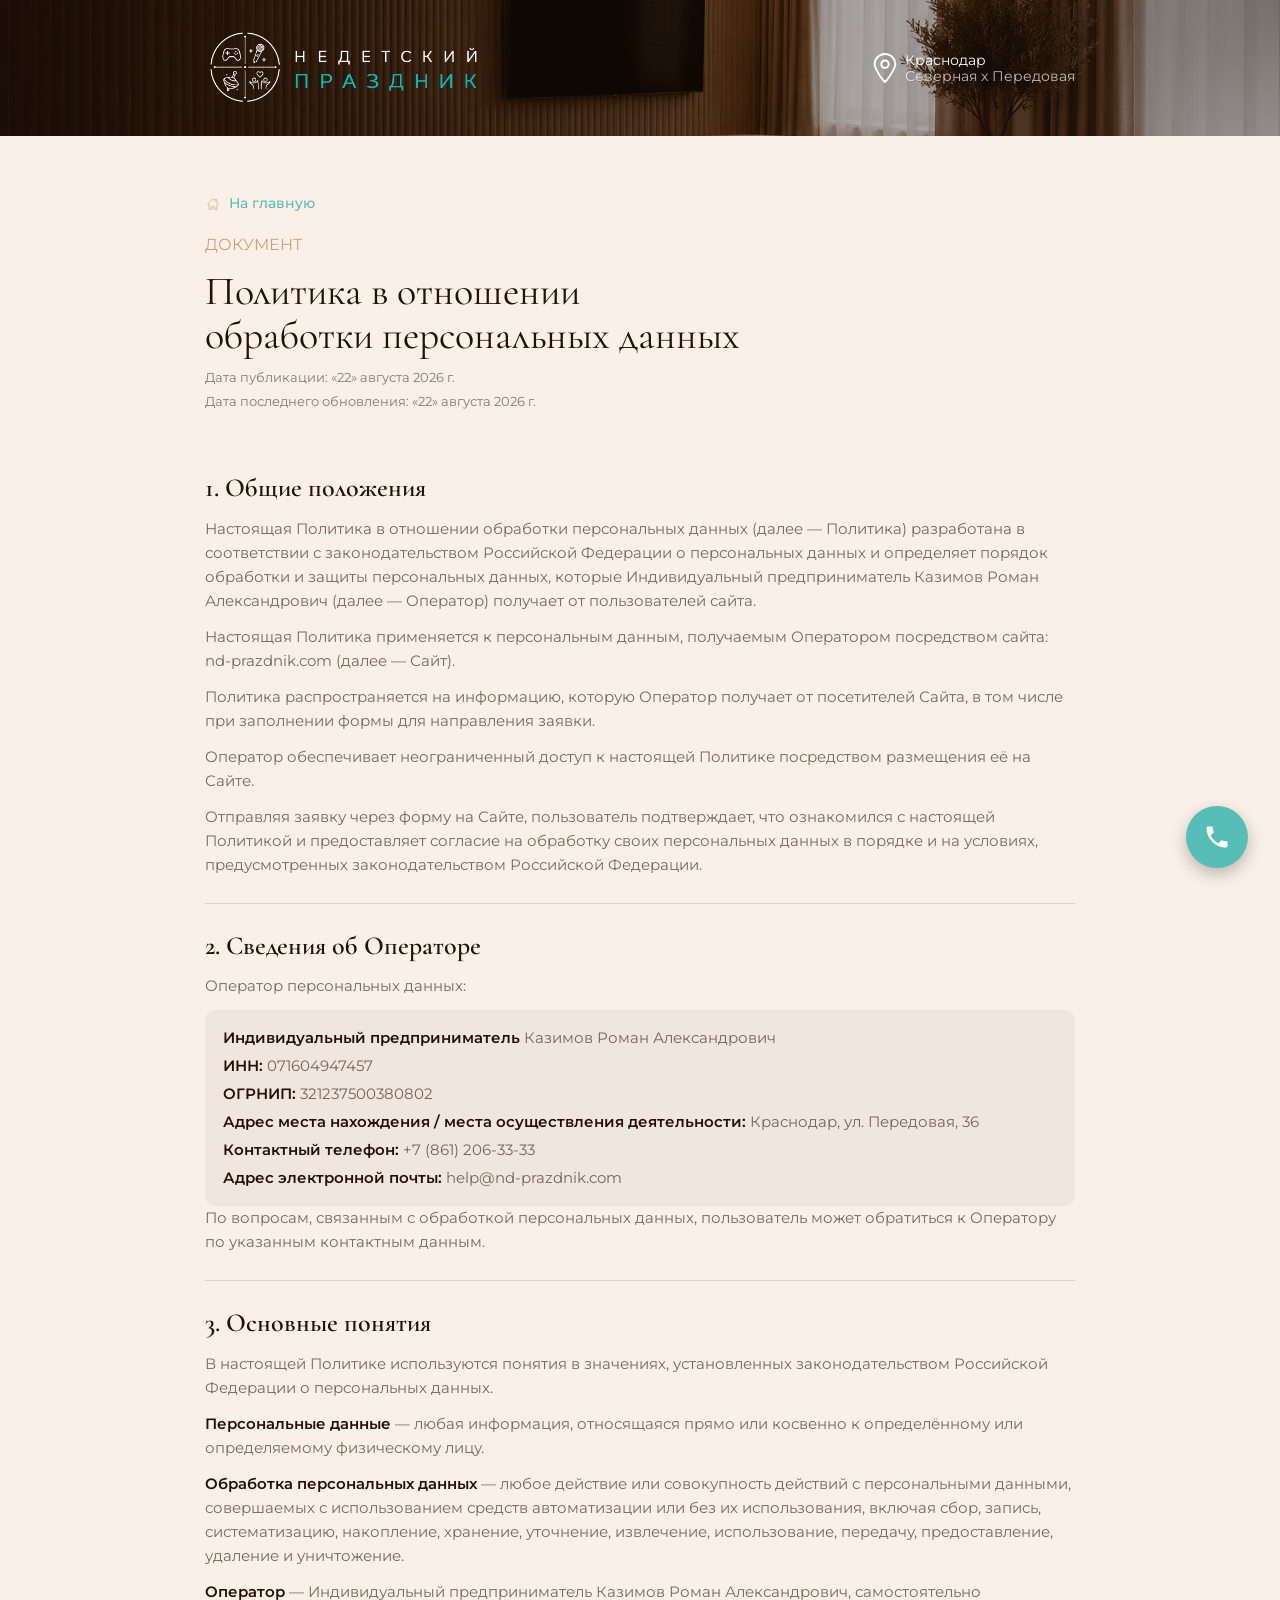
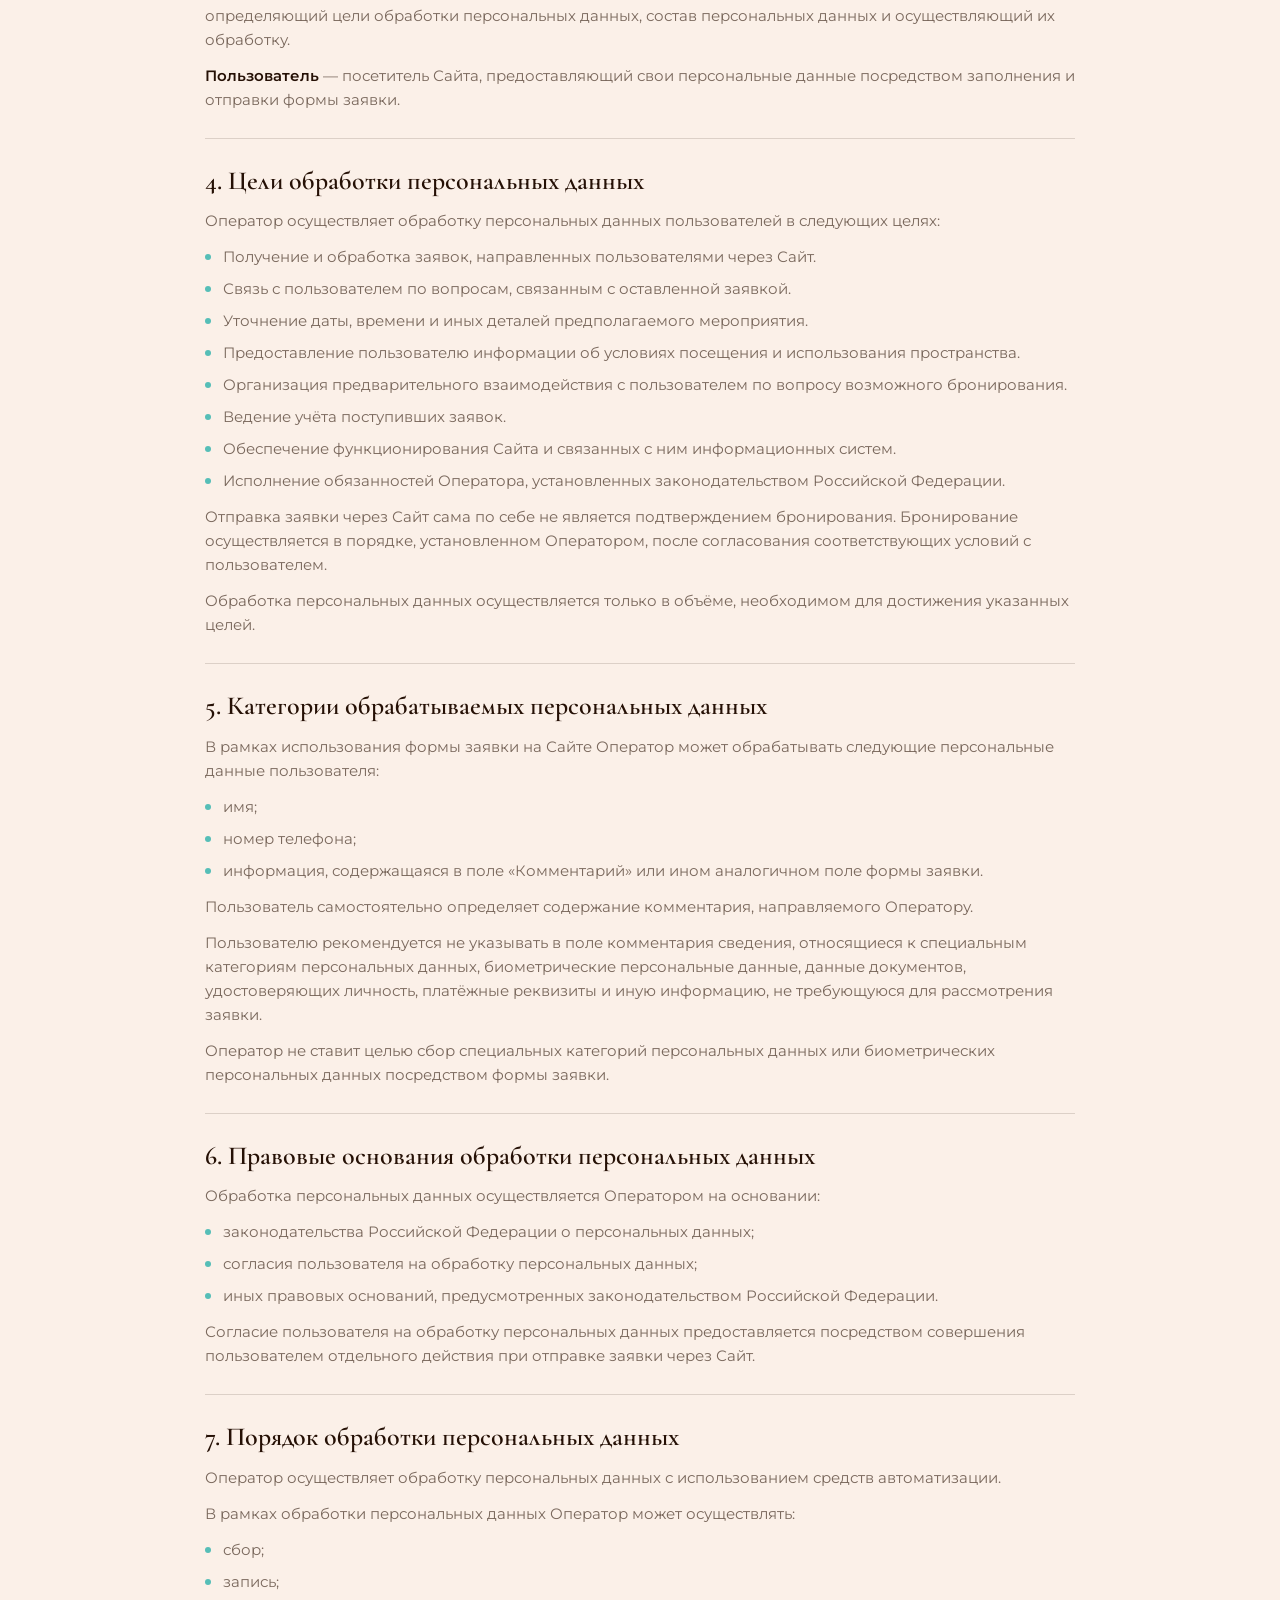
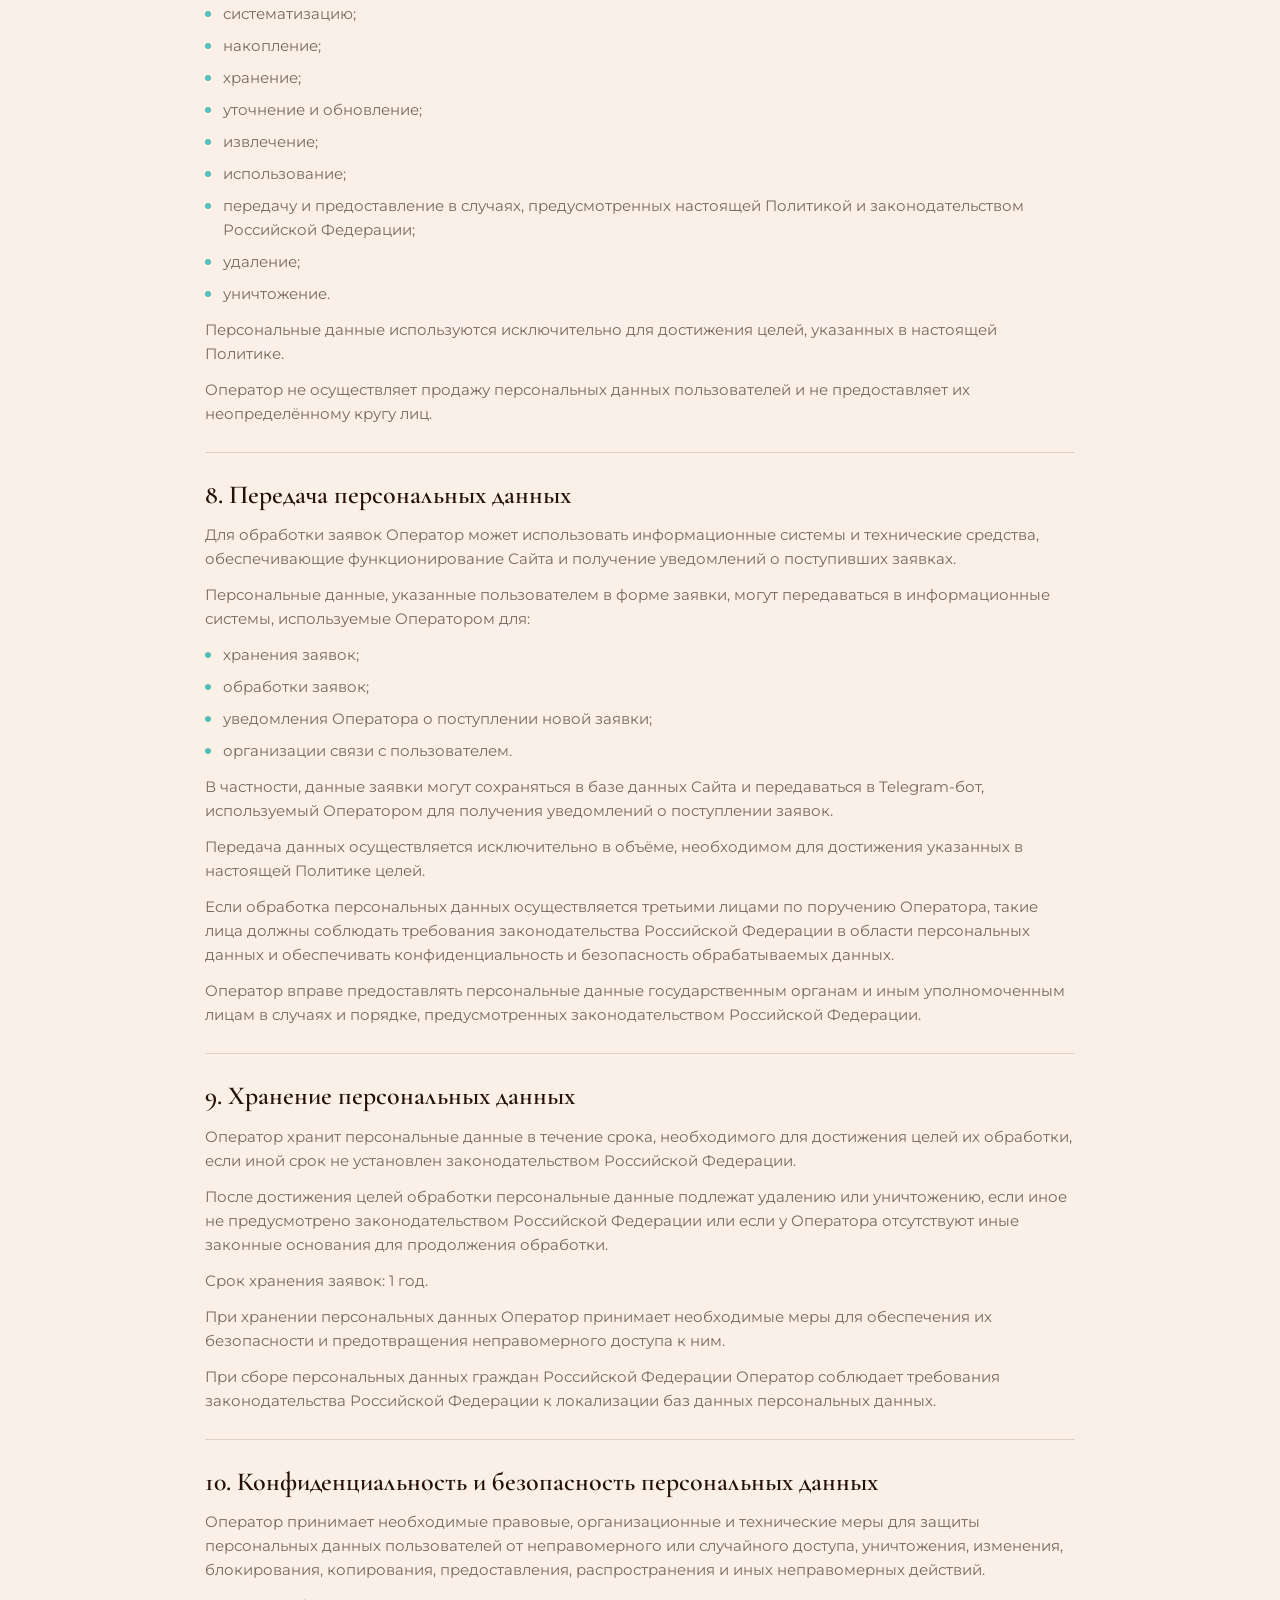
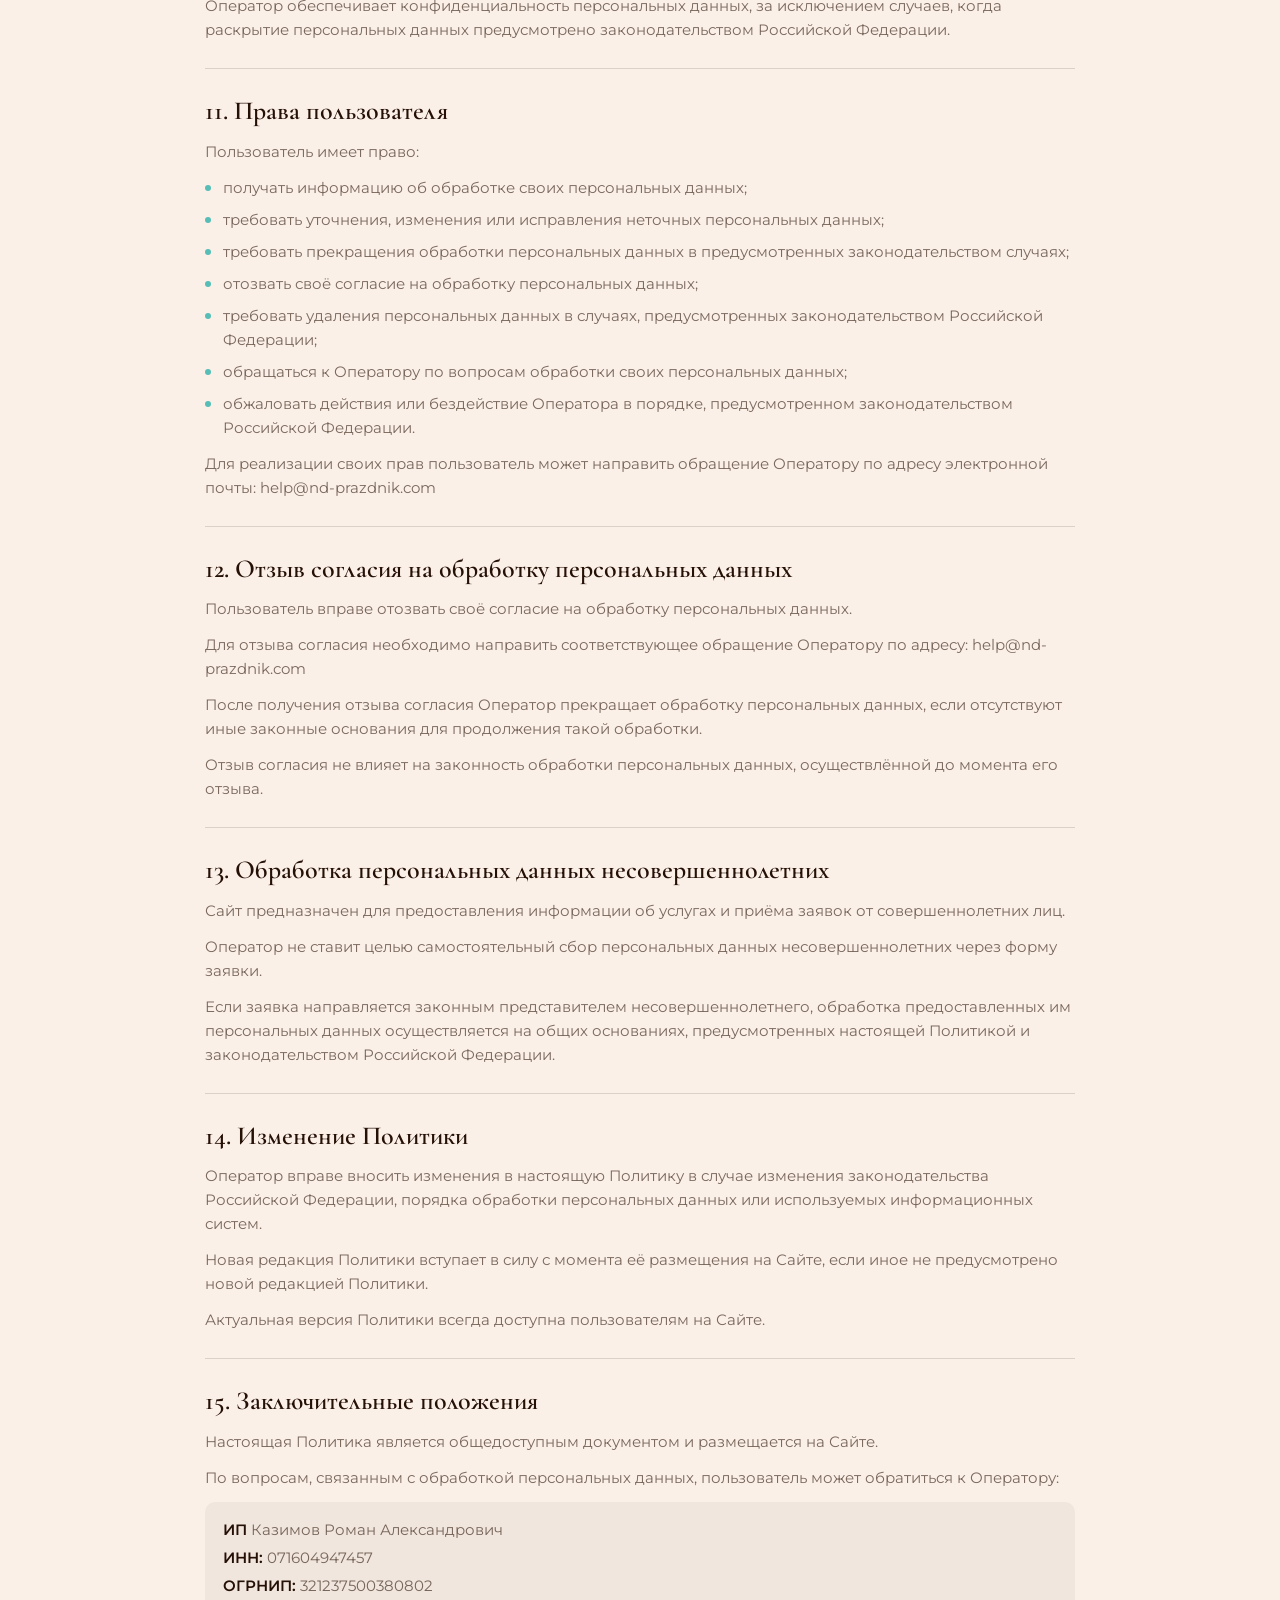
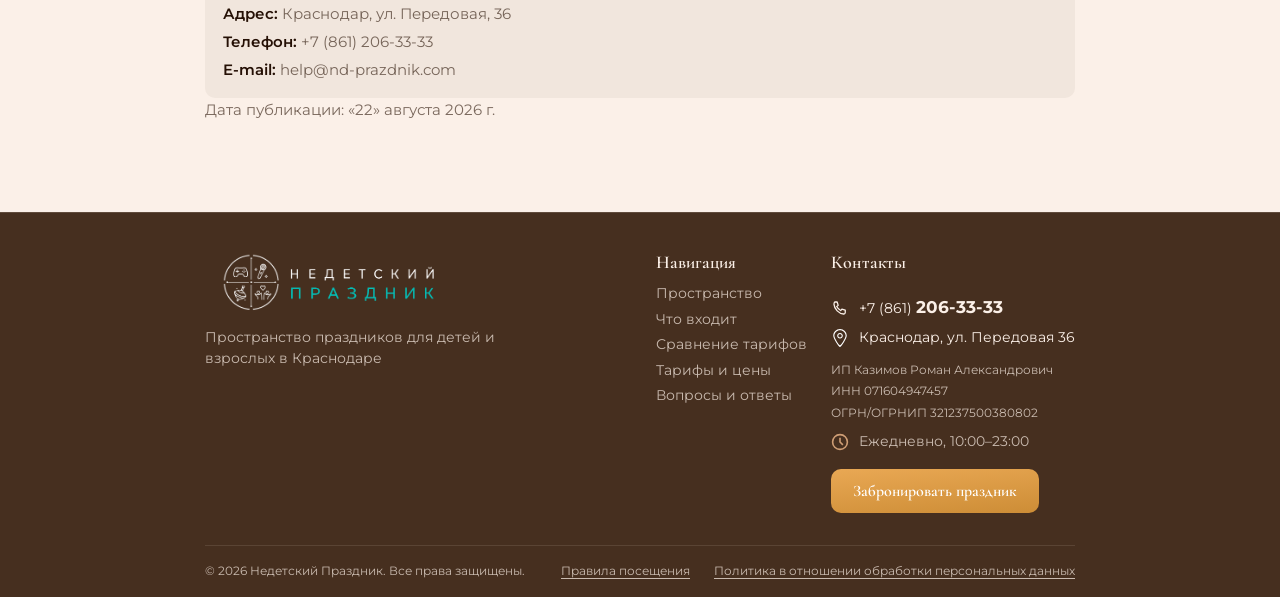
<file: privacy-policy.html>
<!doctype html>
<html lang="ru">

<head>
	<meta charset="UTF-8" />
	<link rel="icon" type="image/svg+xml" href="./favicon.svg" />
	<meta name="viewport" content="width=device-width, initial-scale=1.0" />
	<title>Политика в отношении обработки персональных данных — Недетский Праздник</title>
  <script type="module" crossorigin src="./assets/privacyPolicy-TLBEL0HO.js"></script>
  <link rel="modulepreload" crossorigin href="./assets/popup-C7BpRfPu.js">
  <link rel="stylesheet" crossorigin href="./assets/popup-DtgteJAX.css">
</head>

<body>
	<div class="main-wrapper">
		<header class="header">
			<div class="header__container">
				<a href="./index.html" class="header__logo">
					<div class="header__logo-cnt"><img src="./assets/logo-B6UhDgfi.png" alt="Недетский Праздник" class="header__logo-image" width="220" height="61"></div>
				</a>
				<div class="header__location">
					<a href="#" class="header__link map-popup-open" role="button" aria-haspopup="dialog">
						<img src="data:image/svg+xml,%3c!DOCTYPE%20svg%20PUBLIC%20'-//W3C//DTD%20SVG%201.1//EN'%20'http://www.w3.org/Graphics/SVG/1.1/DTD/svg11.dtd'%3e%3c!--%20Uploaded%20to:%20SVG%20Repo,%20www.svgrepo.com,%20Transformed%20by:%20SVG%20Repo%20Mixer%20Tools%20--%3e%3csvg%20width='800px'%20height='800px'%20viewBox='-4%200%2032%2032'%20version='1.1'%20xmlns='http://www.w3.org/2000/svg'%20xmlns:xlink='http://www.w3.org/1999/xlink'%20xmlns:sketch='http://www.bohemiancoding.com/sketch/ns'%20fill='%23ffffff'%20stroke='%23ffffff'%3e%3cg%20id='SVGRepo_bgCarrier'%20stroke-width='0'/%3e%3cg%20id='SVGRepo_tracerCarrier'%20stroke-linecap='round'%20stroke-linejoin='round'/%3e%3cg%20id='SVGRepo_iconCarrier'%3e%3ctitle%3elocation%3c/title%3e%3cdesc%3eCreated%20with%20Sketch%20Beta.%3c/desc%3e%3cdefs%3e%3c/defs%3e%3cg%20id='Page-1'%20stroke='none'%20stroke-width='1'%20fill='none'%20fill-rule='evenodd'%20sketch:type='MSPage'%3e%3cg%20id='Icon-Set'%20sketch:type='MSLayerGroup'%20transform='translate(-104.000000,%20-411.000000)'%20fill='%23ffffff'%3e%3cpath%20d='M116,426%20C114.343,426%20113,424.657%20113,423%20C113,421.343%20114.343,420%20116,420%20C117.657,420%20119,421.343%20119,423%20C119,424.657%20117.657,426%20116,426%20L116,426%20Z%20M116,418%20C113.239,418%20111,420.238%20111,423%20C111,425.762%20113.239,428%20116,428%20C118.761,428%20121,425.762%20121,423%20C121,420.238%20118.761,418%20116,418%20L116,418%20Z%20M116,440%20C114.337,440.009%20106,427.181%20106,423%20C106,417.478%20110.477,413%20116,413%20C121.523,413%20126,417.478%20126,423%20C126,427.125%20117.637,440.009%20116,440%20L116,440%20Z%20M116,411%20C109.373,411%20104,416.373%20104,423%20C104,428.018%20114.005,443.011%20116,443%20C117.964,443.011%20128,427.95%20128,423%20C128,416.373%20122.627,411%20116,411%20L116,411%20Z'%20id='location'%20sketch:type='MSShapeGroup'%3e%3c/path%3e%3c/g%3e%3c/g%3e%3c/g%3e%3c/svg%3e" alt="Иконка геолокации" class="header__location-icon">
						<div class="header__location-links">
							<p class="header__location-link">Краснодар</p>
							<p class="header__location-link header__special">Северная x Передовая</p>
						</div>
					</a>
				</div>
			</div>
		</header>
	</div>
	<main class="page">
		<section class="page__policy policy">
			<div class="policy__container">
				<a href="./index.html" class="policy__back">
					<img src="data:image/svg+xml,%3csvg%20width='48'%20height='48'%20viewBox='0%200%2048%2048'%20fill='none'%20xmlns='http://www.w3.org/2000/svg'%3e%3c!--%20Крыша%20--%3e%3cpath%20d='M8%2024L24%208L40%2024'%20stroke='%23cf9e75'%20stroke-width='2'%20stroke-linecap='round'%20stroke-linejoin='round'/%3e%3c!--%20Корпус%20дома%20--%3e%3cpath%20d='M12%2025V40H20V32H28V40H36V25'%20stroke='%23cf9e75'%20stroke-width='2'%20stroke-linecap='round'%20stroke-linejoin='round'/%3e%3c!--%20Труба%20--%3e%3cpath%20d='M31%2010H35V15'%20stroke='%23cf9e75'%20stroke-width='2'%20stroke-linecap='round'%20stroke-linejoin='round'/%3e%3c/svg%3e" alt="">
					На главную
				</a>

				<div class="policy__heading stage-heading">
					<p class="policy__heading-title stage-heading__title">Документ</p>
					<h1 class="policy__heading-subtitle stage-heading__subtitle">Политика в отношении<br>обработки <span>персональных данных</span></h1>
				</div>

				<div class="policy__meta">
					<p>Дата публикации: «22» августа 2026 г.</p>
					<p>Дата последнего обновления: «22» августа 2026 г.</p>
				</div>

				<div class="policy__section">
					<h3 class="policy__section-title">1. Общие положения</h3>
					<p class="policy__text">Настоящая Политика в отношении обработки персональных данных (далее — Политика) разработана в соответствии с законодательством Российской Федерации о персональных данных и определяет порядок обработки и защиты персональных данных, которые Индивидуальный предприниматель Казимов Роман Александрович (далее — Оператор) получает от пользователей сайта.</p>
					<p class="policy__text">Настоящая Политика применяется к персональным данным, получаемым Оператором посредством сайта: nd-prazdnik.com (далее — Сайт).</p>
					<p class="policy__text">Политика распространяется на информацию, которую Оператор получает от посетителей Сайта, в том числе при заполнении формы для направления заявки.</p>
					<p class="policy__text">Оператор обеспечивает неограниченный доступ к настоящей Политике посредством размещения её на Сайте.</p>
					<p class="policy__text">Отправляя заявку через форму на Сайте, пользователь подтверждает, что ознакомился с настоящей Политикой и предоставляет согласие на обработку своих персональных данных в порядке и на условиях, предусмотренных законодательством Российской Федерации.</p>
				</div>

				<div class="policy__section">
					<h3 class="policy__section-title">2. Сведения об Операторе</h3>
					<p class="policy__text">Оператор персональных данных:</p>
					<div class="policy__requisites">
						<p><span>Индивидуальный предприниматель</span> Казимов Роман Александрович</p>
						<p><span>ИНН:</span> 071604947457</p>
						<p><span>ОГРНИП:</span> 321237500380802</p>
						<p><span>Адрес места нахождения / места осуществления деятельности:</span> Краснодар, ул. Передовая, 36</p>
						<p><span>Контактный телефон:</span> +7 (861) 206-33-33</p>
						<p><span>Адрес электронной почты:</span> help@nd-prazdnik.com</p>
					</div>
					<p class="policy__text">По вопросам, связанным с обработкой персональных данных, пользователь может обратиться к Оператору по указанным контактным данным.</p>
				</div>

				<div class="policy__section">
					<h3 class="policy__section-title">3. Основные понятия</h3>
					<p class="policy__text">В настоящей Политике используются понятия в значениях, установленных законодательством Российской Федерации о персональных данных.</p>
					<p class="policy__text"><strong>Персональные данные</strong> — любая информация, относящаяся прямо или косвенно к определённому или определяемому физическому лицу.</p>
					<p class="policy__text"><strong>Обработка персональных данных</strong> — любое действие или совокупность действий с персональными данными, совершаемых с использованием средств автоматизации или без их использования, включая сбор, запись, систематизацию, накопление, хранение, уточнение, извлечение, использование, передачу, предоставление, удаление и уничтожение.</p>
					<p class="policy__text"><strong>Оператор</strong> — Индивидуальный предприниматель Казимов Роман Александрович, самостоятельно определяющий цели обработки персональных данных, состав персональных данных и осуществляющий их обработку.</p>
					<p class="policy__text"><strong>Пользователь</strong> — посетитель Сайта, предоставляющий свои персональные данные посредством заполнения и отправки формы заявки.</p>
				</div>

				<div class="policy__section">
					<h3 class="policy__section-title">4. Цели обработки персональных данных</h3>
					<p class="policy__text">Оператор осуществляет обработку персональных данных пользователей в следующих целях:</p>
					<ul class="policy__list">
						<li>Получение и обработка заявок, направленных пользователями через Сайт.</li>
						<li>Связь с пользователем по вопросам, связанным с оставленной заявкой.</li>
						<li>Уточнение даты, времени и иных деталей предполагаемого мероприятия.</li>
						<li>Предоставление пользователю информации об условиях посещения и использования пространства.</li>
						<li>Организация предварительного взаимодействия с пользователем по вопросу возможного бронирования.</li>
						<li>Ведение учёта поступивших заявок.</li>
						<li>Обеспечение функционирования Сайта и связанных с ним информационных систем.</li>
						<li>Исполнение обязанностей Оператора, установленных законодательством Российской Федерации.</li>
					</ul>
					<p class="policy__text">Отправка заявки через Сайт сама по себе не является подтверждением бронирования. Бронирование осуществляется в порядке, установленном Оператором, после согласования соответствующих условий с пользователем.</p>
					<p class="policy__text">Обработка персональных данных осуществляется только в объёме, необходимом для достижения указанных целей.</p>
				</div>

				<div class="policy__section">
					<h3 class="policy__section-title">5. Категории обрабатываемых персональных данных</h3>
					<p class="policy__text">В рамках использования формы заявки на Сайте Оператор может обрабатывать следующие персональные данные пользователя:</p>
					<ul class="policy__list">
						<li>имя;</li>
						<li>номер телефона;</li>
						<li>информация, содержащаяся в поле «Комментарий» или ином аналогичном поле формы заявки.</li>
					</ul>
					<p class="policy__text">Пользователь самостоятельно определяет содержание комментария, направляемого Оператору.</p>
					<p class="policy__text">Пользователю рекомендуется не указывать в поле комментария сведения, относящиеся к специальным категориям персональных данных, биометрические персональные данные, данные документов, удостоверяющих личность, платёжные реквизиты и иную информацию, не требующуюся для рассмотрения заявки.</p>
					<p class="policy__text">Оператор не ставит целью сбор специальных категорий персональных данных или биометрических персональных данных посредством формы заявки.</p>
				</div>

				<div class="policy__section">
					<h3 class="policy__section-title">6. Правовые основания обработки персональных данных</h3>
					<p class="policy__text">Обработка персональных данных осуществляется Оператором на основании:</p>
					<ul class="policy__list">
						<li>законодательства Российской Федерации о персональных данных;</li>
						<li>согласия пользователя на обработку персональных данных;</li>
						<li>иных правовых оснований, предусмотренных законодательством Российской Федерации.</li>
					</ul>
					<p class="policy__text">Согласие пользователя на обработку персональных данных предоставляется посредством совершения пользователем отдельного действия при отправке заявки через Сайт.</p>
				</div>

				<div class="policy__section">
					<h3 class="policy__section-title">7. Порядок обработки персональных данных</h3>
					<p class="policy__text">Оператор осуществляет обработку персональных данных с использованием средств автоматизации.</p>
					<p class="policy__text">В рамках обработки персональных данных Оператор может осуществлять:</p>
					<ul class="policy__list">
						<li>сбор;</li>
						<li>запись;</li>
						<li>систематизацию;</li>
						<li>накопление;</li>
						<li>хранение;</li>
						<li>уточнение и обновление;</li>
						<li>извлечение;</li>
						<li>использование;</li>
						<li>передачу и предоставление в случаях, предусмотренных настоящей Политикой и законодательством Российской Федерации;</li>
						<li>удаление;</li>
						<li>уничтожение.</li>
					</ul>
					<p class="policy__text">Персональные данные используются исключительно для достижения целей, указанных в настоящей Политике.</p>
					<p class="policy__text">Оператор не осуществляет продажу персональных данных пользователей и не предоставляет их неопределённому кругу лиц.</p>
				</div>

				<div class="policy__section">
					<h3 class="policy__section-title">8. Передача персональных данных</h3>
					<p class="policy__text">Для обработки заявок Оператор может использовать информационные системы и технические средства, обеспечивающие функционирование Сайта и получение уведомлений о поступивших заявках.</p>
					<p class="policy__text">Персональные данные, указанные пользователем в форме заявки, могут передаваться в информационные системы, используемые Оператором для:</p>
					<ul class="policy__list">
						<li>хранения заявок;</li>
						<li>обработки заявок;</li>
						<li>уведомления Оператора о поступлении новой заявки;</li>
						<li>организации связи с пользователем.</li>
					</ul>
					<p class="policy__text">В частности, данные заявки могут сохраняться в базе данных Сайта и передаваться в Telegram-бот, используемый Оператором для получения уведомлений о поступлении заявок.</p>
					<p class="policy__text">Передача данных осуществляется исключительно в объёме, необходимом для достижения указанных в настоящей Политике целей.</p>
					<p class="policy__text">Если обработка персональных данных осуществляется третьими лицами по поручению Оператора, такие лица должны соблюдать требования законодательства Российской Федерации в области персональных данных и обеспечивать конфиденциальность и безопасность обрабатываемых данных.</p>
					<p class="policy__text">Оператор вправе предоставлять персональные данные государственным органам и иным уполномоченным лицам в случаях и порядке, предусмотренных законодательством Российской Федерации.</p>
				</div>

				<div class="policy__section">
					<h3 class="policy__section-title">9. Хранение персональных данных</h3>
					<p class="policy__text">Оператор хранит персональные данные в течение срока, необходимого для достижения целей их обработки, если иной срок не установлен законодательством Российской Федерации.</p>
					<p class="policy__text">После достижения целей обработки персональные данные подлежат удалению или уничтожению, если иное не предусмотрено законодательством Российской Федерации или если у Оператора отсутствуют иные законные основания для продолжения обработки.</p>
					<p class="policy__text">Срок хранения заявок: 1 год.</p>
					<p class="policy__text">При хранении персональных данных Оператор принимает необходимые меры для обеспечения их безопасности и предотвращения неправомерного доступа к ним.</p>
					<p class="policy__text">При сборе персональных данных граждан Российской Федерации Оператор соблюдает требования законодательства Российской Федерации к локализации баз данных персональных данных.</p>
				</div>

				<div class="policy__section">
					<h3 class="policy__section-title">10. Конфиденциальность и безопасность персональных данных</h3>
					<p class="policy__text">Оператор принимает необходимые правовые, организационные и технические меры для защиты персональных данных пользователей от неправомерного или случайного доступа, уничтожения, изменения, блокирования, копирования, предоставления, распространения и иных неправомерных действий.</p>
					<p class="policy__text">Оператор обеспечивает конфиденциальность персональных данных, за исключением случаев, когда раскрытие персональных данных предусмотрено законодательством Российской Федерации.</p>
				</div>

				<div class="policy__section">
					<h3 class="policy__section-title">11. Права пользователя</h3>
					<p class="policy__text">Пользователь имеет право:</p>
					<ul class="policy__list">
						<li>получать информацию об обработке своих персональных данных;</li>
						<li>требовать уточнения, изменения или исправления неточных персональных данных;</li>
						<li>требовать прекращения обработки персональных данных в предусмотренных законодательством случаях;</li>
						<li>отозвать своё согласие на обработку персональных данных;</li>
						<li>требовать удаления персональных данных в случаях, предусмотренных законодательством Российской Федерации;</li>
						<li>обращаться к Оператору по вопросам обработки своих персональных данных;</li>
						<li>обжаловать действия или бездействие Оператора в порядке, предусмотренном законодательством Российской Федерации.</li>
					</ul>
					<p class="policy__text">Для реализации своих прав пользователь может направить обращение Оператору по адресу электронной почты: help@nd-prazdnik.com</p>
				</div>

				<div class="policy__section">
					<h3 class="policy__section-title">12. Отзыв согласия на обработку персональных данных</h3>
					<p class="policy__text">Пользователь вправе отозвать своё согласие на обработку персональных данных.</p>
					<p class="policy__text">Для отзыва согласия необходимо направить соответствующее обращение Оператору по адресу: help@nd-prazdnik.com</p>
					<p class="policy__text">После получения отзыва согласия Оператор прекращает обработку персональных данных, если отсутствуют иные законные основания для продолжения такой обработки.</p>
					<p class="policy__text">Отзыв согласия не влияет на законность обработки персональных данных, осуществлённой до момента его отзыва.</p>
				</div>

				<div class="policy__section">
					<h3 class="policy__section-title">13. Обработка персональных данных несовершеннолетних</h3>
					<p class="policy__text">Сайт предназначен для предоставления информации об услугах и приёма заявок от совершеннолетних лиц.</p>
					<p class="policy__text">Оператор не ставит целью самостоятельный сбор персональных данных несовершеннолетних через форму заявки.</p>
					<p class="policy__text">Если заявка направляется законным представителем несовершеннолетнего, обработка предоставленных им персональных данных осуществляется на общих основаниях, предусмотренных настоящей Политикой и законодательством Российской Федерации.</p>
				</div>

				<div class="policy__section">
					<h3 class="policy__section-title">14. Изменение Политики</h3>
					<p class="policy__text">Оператор вправе вносить изменения в настоящую Политику в случае изменения законодательства Российской Федерации, порядка обработки персональных данных или используемых информационных систем.</p>
					<p class="policy__text">Новая редакция Политики вступает в силу с момента её размещения на Сайте, если иное не предусмотрено новой редакцией Политики.</p>
					<p class="policy__text">Актуальная версия Политики всегда доступна пользователям на Сайте.</p>
				</div>

				<div class="policy__section">
					<h3 class="policy__section-title">15. Заключительные положения</h3>
					<p class="policy__text">Настоящая Политика является общедоступным документом и размещается на Сайте.</p>
					<p class="policy__text">По вопросам, связанным с обработкой персональных данных, пользователь может обратиться к Оператору:</p>
					<div class="policy__requisites">
						<p><span>ИП</span> Казимов Роман Александрович</p>
						<p><span>ИНН:</span> 071604947457</p>
						<p><span>ОГРНИП:</span> 321237500380802</p>
						<p><span>Адрес:</span> Краснодар, ул. Передовая, 36</p>
						<p><span>Телефон:</span> +7 (861) 206-33-33</p>
						<p><span>E-mail:</span> help@nd-prazdnik.com</p>
					</div>
					<p class="policy__text">Дата публикации: «22» августа 2026 г.</p>
				</div>
			</div>
		</section>
	</main>
	<footer class="footer">
		<div class="footer__container">

			<div class="footer__top">

				<div class="footer__brand">
					<a href="./index.html" class="footer__logo">
						<img src="./assets/logo-B6UhDgfi.png" alt="Недетский Праздник" class="footer__logo-image" width="220" height="61">
					</a>
					<p class="footer__tagline">
						Пространство праздников для детей и взрослых в Краснодаре
					</p>
					<div class="footer__socials">
						<a href="#" class="footer__social" aria-label="Instagram" target="_blank" rel="noopener">
							<svg viewBox="0 0 24 24" fill="none" xmlns="http://www.w3.org/2000/svg">
								<rect x="3" y="3" width="18" height="18" rx="5" stroke="currentColor" stroke-width="1.8" />
								<circle cx="12" cy="12" r="4.2" stroke="currentColor" stroke-width="1.8" />
								<circle cx="17.2" cy="6.8" r="1.1" fill="currentColor" />
							</svg>
						</a>
						<a href="#" class="footer__social" aria-label="WhatsApp" target="_blank" rel="noopener">
							<svg viewBox="0 0 24 24" fill="none" xmlns="http://www.w3.org/2000/svg">
								<path d="M12 3.5a8.4 8.4 0 0 0-7.2 12.7L3.5 20.5l4.4-1.2A8.4 8.4 0 1 0 12 3.5Z" stroke="currentColor" stroke-width="1.7" stroke-linejoin="round" />
								<path d="M8.7 8.6c.2-.5.5-.5.8-.5h.5c.2 0 .4 0 .6.4.2.5.7 1.6.7 1.7.1.1.1.3 0 .4-.5.9-1 .9-.6 1.5.7 1 1.3 1.5 2.2 2 .2.1.3.1.4-.1.2-.2.7-.8.9-1.1.1-.2.3-.2.5-.1.5.2 1.5.7 1.8.9.2.1.4.2.4.3.1.4.1.8-.1 1.2-.3.6-1.4 1.1-1.9 1.1-.5 0-1.1 0-3.5-1.5-2-1.2-3.2-3.2-3.4-3.5-.1-.2-.9-1.2-.9-2.3 0-1.1.6-1.7.8-1.9Z" fill="currentColor" />
							</svg>
						</a>
						<a href="#" class="footer__social" aria-label="Telegram" target="_blank" rel="noopener">
							<svg viewBox="0 0 24 24" fill="none" xmlns="http://www.w3.org/2000/svg">
								<path d="M20.6 4.4 3 11.2c-.9.4-.9 1.6.1 1.9l4.2 1.3 1.6 5c.2.7 1.1.9 1.6.4l2.3-2.2 4.3 3.2c.7.5 1.7.1 1.9-.7l3-14.1c.2-1-.8-1.8-1.7-1.4Z" stroke="currentColor" stroke-width="1.6" stroke-linejoin="round" />
								<path d="m8.3 14.4 9.4-7.7-8 6.3" stroke="currentColor" stroke-width="1.6" stroke-linejoin="round" />
							</svg>
						</a>
						<a href="#" class="footer__social" aria-label="ВКонтакте" target="_blank" rel="noopener">
							<svg viewBox="0 0 24 24" fill="none" xmlns="http://www.w3.org/2000/svg">
								<path d="M3.5 8.5c.1 6.4 3.3 10.2 8.9 10.2h.6v-3.6c2.1.2 3.6 1.7 4.2 3.6h3.3c-.8-2.9-2.9-4.5-4.2-5.1 1.3-.8 3.1-2.6 3.6-4.9h-3c-.6 2-2.3 3.8-4 4V8.7h-3v6.4C7.9 14.6 6.4 12 6.3 8.5H3.5Z" fill="currentColor" />
							</svg>
						</a>
					</div>
				</div>

				<nav class="footer__nav">
					<p class="footer__title">Навигация</p>
					<ul class="footer__nav-list">
						<li><a href="./index.html#gallery" class="footer__link">Пространство</a></li>
						<li><a href="./index.html#features" class="footer__link">Что входит</a></li>
						<li><a href="./index.html#compare" class="footer__link">Сравнение тарифов</a></li>
						<li><a href="./index.html#pricing" class="footer__link">Тарифы и цены</a></li>
						<li><a href="./index.html#faq" class="footer__link">Вопросы и ответы</a></li>
					</ul>
				</nav>

				<div class="footer__contacts">
					<p class="footer__title">Контакты</p>
					<a href="tel:+78612063333" class="footer__contact">
						<svg class="footer__contact-icon" viewBox="0 0 24 24" fill="none" xmlns="http://www.w3.org/2000/svg">
							<path d="M5 4h3.2l1.4 4.5-2 1.6a12.6 12.6 0 0 0 5.3 5.3l1.6-2 4.5 1.4V18a2 2 0 0 1-2.2 2C10.6 19.6 4.4 13.4 4 7.2 3.9 5.9 4.3 4.6 5 4Z" stroke="currentColor" stroke-width="1.7" stroke-linejoin="round" />
						</svg>
						<span>+7 (861) <span class="footer__contact-highlight">206-33-33</span></span>
					</a>
					<button type="button" class="footer__contact footer__contact-map map-popup-open" aria-haspopup="dialog">
						<img src="data:image/svg+xml,%3c!DOCTYPE%20svg%20PUBLIC%20'-//W3C//DTD%20SVG%201.1//EN'%20'http://www.w3.org/Graphics/SVG/1.1/DTD/svg11.dtd'%3e%3c!--%20Uploaded%20to:%20SVG%20Repo,%20www.svgrepo.com,%20Transformed%20by:%20SVG%20Repo%20Mixer%20Tools%20--%3e%3csvg%20width='800px'%20height='800px'%20viewBox='-4%200%2032%2032'%20version='1.1'%20xmlns='http://www.w3.org/2000/svg'%20xmlns:xlink='http://www.w3.org/1999/xlink'%20xmlns:sketch='http://www.bohemiancoding.com/sketch/ns'%20fill='%23ffffff'%20stroke='%23ffffff'%3e%3cg%20id='SVGRepo_bgCarrier'%20stroke-width='0'/%3e%3cg%20id='SVGRepo_tracerCarrier'%20stroke-linecap='round'%20stroke-linejoin='round'/%3e%3cg%20id='SVGRepo_iconCarrier'%3e%3ctitle%3elocation%3c/title%3e%3cdesc%3eCreated%20with%20Sketch%20Beta.%3c/desc%3e%3cdefs%3e%3c/defs%3e%3cg%20id='Page-1'%20stroke='none'%20stroke-width='1'%20fill='none'%20fill-rule='evenodd'%20sketch:type='MSPage'%3e%3cg%20id='Icon-Set'%20sketch:type='MSLayerGroup'%20transform='translate(-104.000000,%20-411.000000)'%20fill='%23ffffff'%3e%3cpath%20d='M116,426%20C114.343,426%20113,424.657%20113,423%20C113,421.343%20114.343,420%20116,420%20C117.657,420%20119,421.343%20119,423%20C119,424.657%20117.657,426%20116,426%20L116,426%20Z%20M116,418%20C113.239,418%20111,420.238%20111,423%20C111,425.762%20113.239,428%20116,428%20C118.761,428%20121,425.762%20121,423%20C121,420.238%20118.761,418%20116,418%20L116,418%20Z%20M116,440%20C114.337,440.009%20106,427.181%20106,423%20C106,417.478%20110.477,413%20116,413%20C121.523,413%20126,417.478%20126,423%20C126,427.125%20117.637,440.009%20116,440%20L116,440%20Z%20M116,411%20C109.373,411%20104,416.373%20104,423%20C104,428.018%20114.005,443.011%20116,443%20C117.964,443.011%20128,427.95%20128,423%20C128,416.373%20122.627,411%20116,411%20L116,411%20Z'%20id='location'%20sketch:type='MSShapeGroup'%3e%3c/path%3e%3c/g%3e%3c/g%3e%3c/g%3e%3c/svg%3e" class="footer__contact-icon" alt="">
						<span>Краснодар, ул. Передовая 36</span>
					</button>
					<div class="footer__requisites" aria-label="Реквизиты индивидуального предпринимателя">
						<p>ИП Казимов Роман Александрович</p>
						<p><span>ИНН</span> 071604947457</p>
						<p><span>ОГРН/ОГРНИП</span> 321237500380802</p>
					</div>
					<div class="footer__contact footer__contact-static">
						<img src="data:image/svg+xml,%3csvg%20width='56'%20height='56'%20viewBox='0%200%2056%2056'%20fill='none'%20xmlns='http://www.w3.org/2000/svg'%3e%3ccircle%20cx='28'%20cy='28'%20r='23'%20stroke='%23cf9e75'%20stroke-width='5'%20/%3e%3cpath%20d='M28%2015V28L37%2037'%20stroke='%23cf9e75'%20stroke-width='5'%20stroke-linecap='butt'%20stroke-linejoin='miter'%20/%3e%3c/svg%3e" class="footer__contact-icon" alt="">
						Ежедневно, 10:00–23:00
					</div>
					<button class="footer__cta booking-open">Забронировать праздник</button>
				</div>

			</div>

			<div class="footer__bottom">
				<p class="footer__copyright">© 2026 Недетский Праздник. Все права защищены.</p>
				<div class="footer__bottom-links">
					<a href="/rules.html" class="footer__policy">Правила посещения</a>
					<a href="/privacy-policy.html" class="footer__policy">Политика в отношении обработки персональных данных</a>
				</div>
			</div>

		</div>
	</footer>
	<a href="tel:+78612063333" class="call-button" aria-label="Позвонить">
		<svg viewBox="0 0 24 24" fill="none" xmlns="http://www.w3.org/2000/svg">
			<path d="M6.62 10.79c1.44 2.83 3.76 5.14 6.59 6.59l2.2-2.2c.27-.27.67-.36 1.02-.24 1.12.37 2.33.57 3.57.57.55 0 1 .45 1 1V20c0 .55-.45 1-1 1-9.39 0-17-7.61-17-17 0-.55.45-1 1-1h3.5c.55 0 1 .45 1 1 0 1.24.2 2.45.57 3.57.11.35.03.75-.25 1.02l-2.2 2.2Z" fill="currentColor" />
		</svg>
	</a>
	<div class="map-popup" id="mapPopup" hidden>
		<div class="map-popup__overlay"></div>
		<div class="map-popup__body">
			<button class="map-popup__close" aria-label="Закрыть">
				<span></span>
			</button>
			<div class="map-popup__header">
				<h3 class="map-popup__title">Как нас найти</h3>
				<a class="map-popup__address map-popup-open" role="button" aria-haspopup="dialog">Краснодар, ул. Передовая, 36</a>
			</div>
			<div class="map-popup__map">
				<iframe class="map-popup__iframe" data-src="https://yandex.ru/map-widget/v1/?text=Краснодар%2C%20ул.%20Передовая%2C%2036&z=17" width="100%" height="100%" frameborder="0"></iframe>
			</div>
		</div>
	</div>
</body>

</html>
</file>
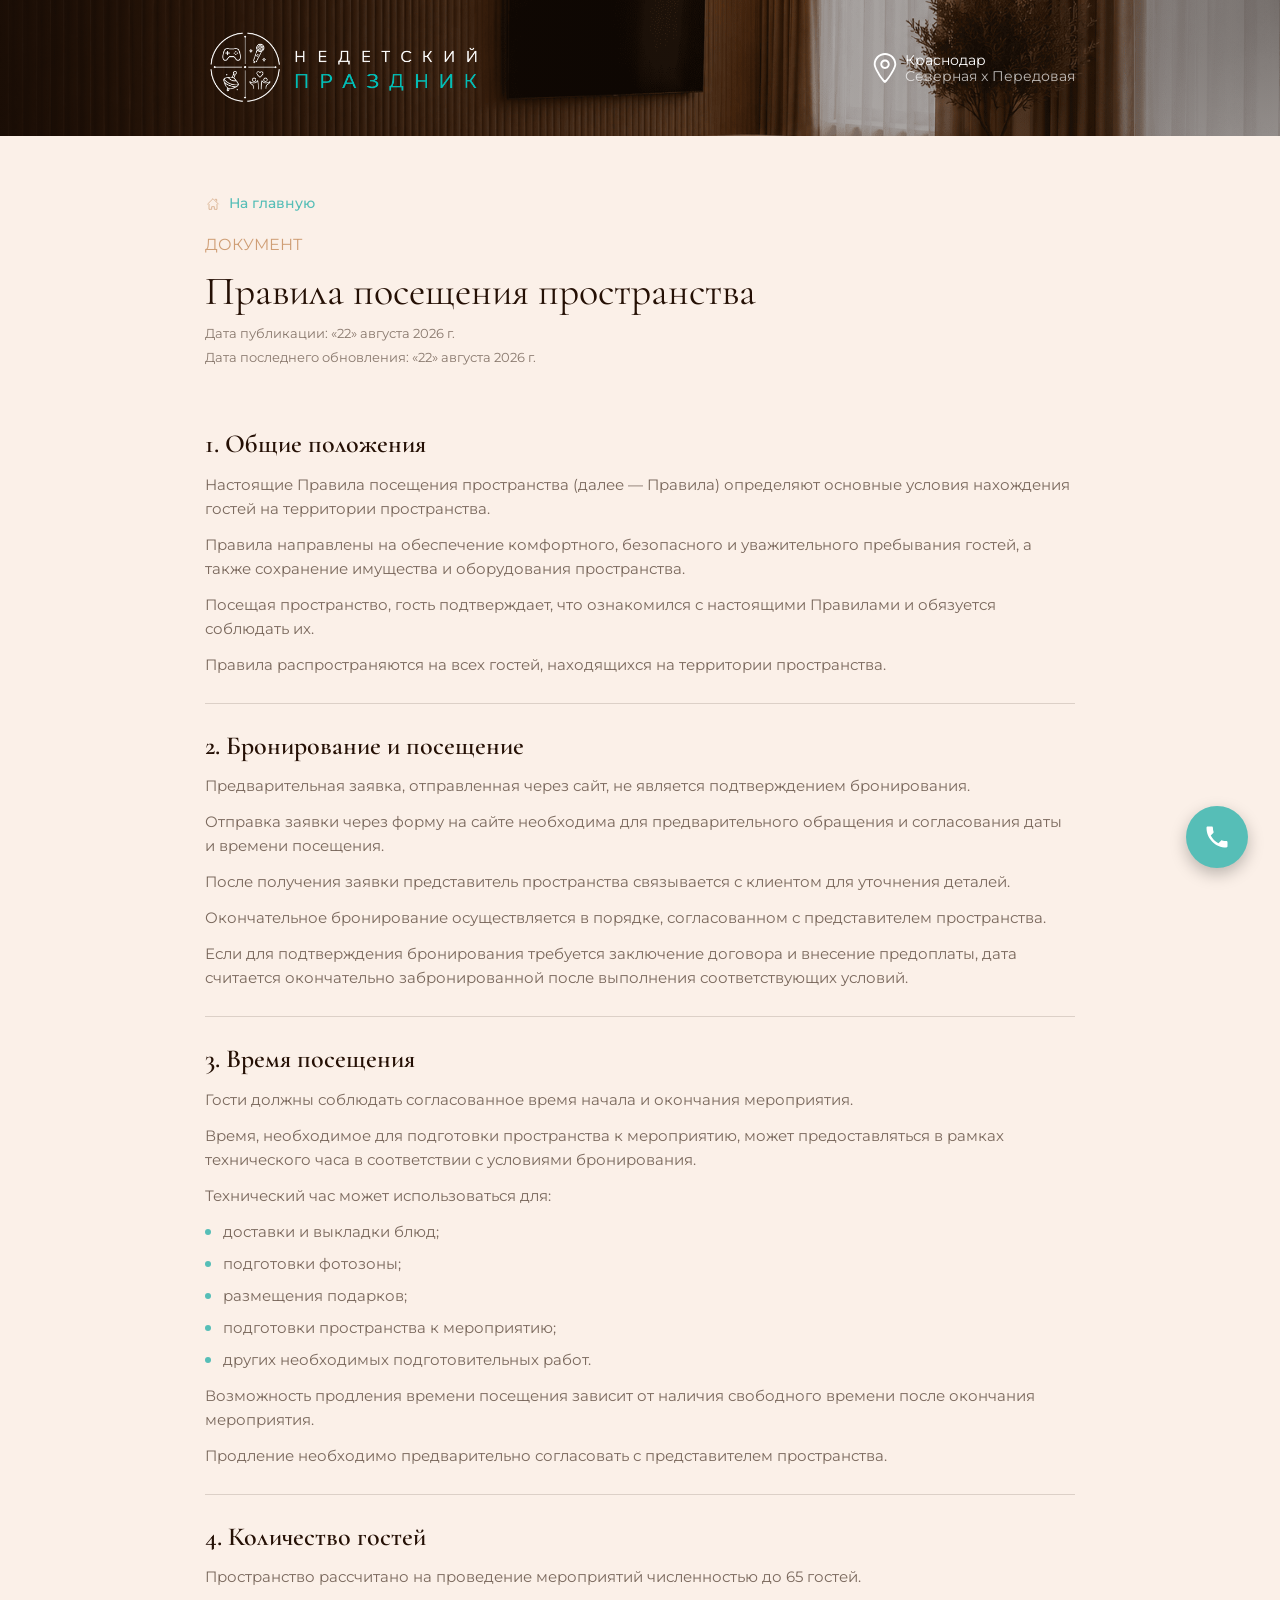
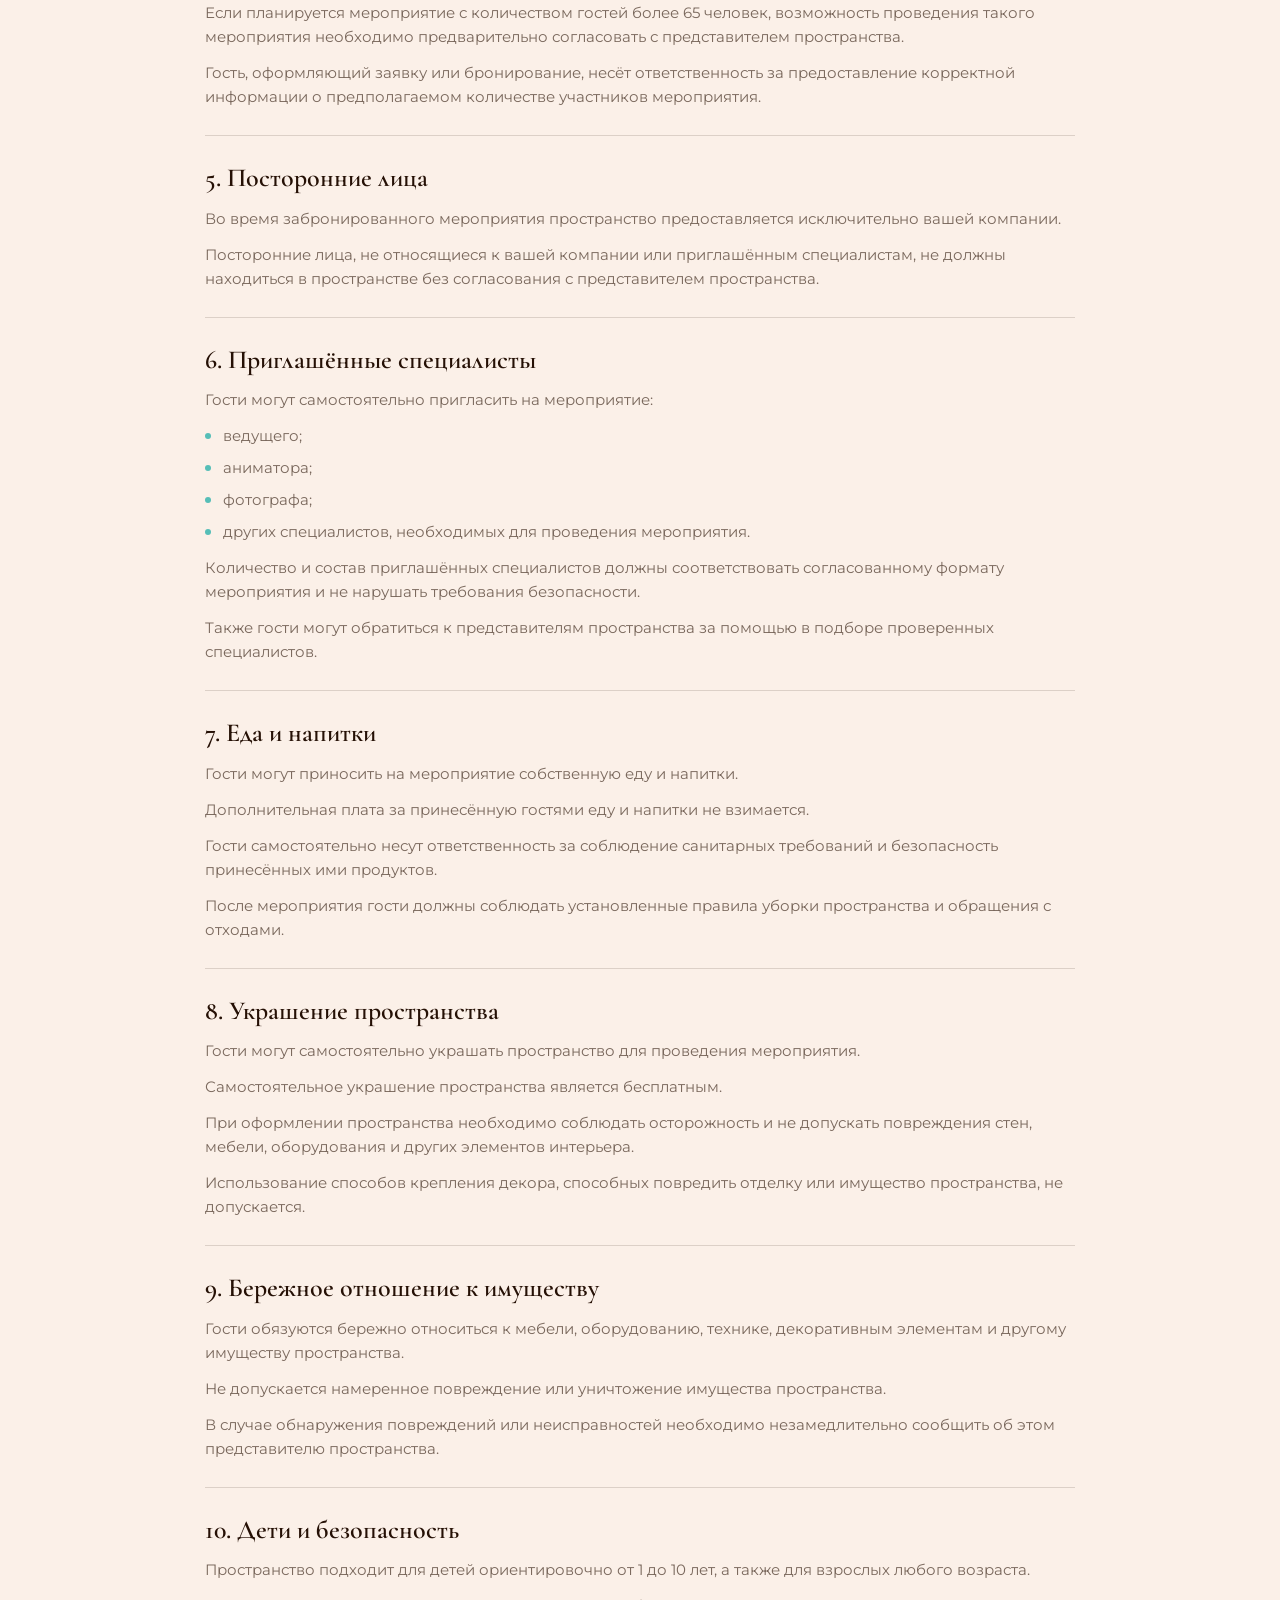
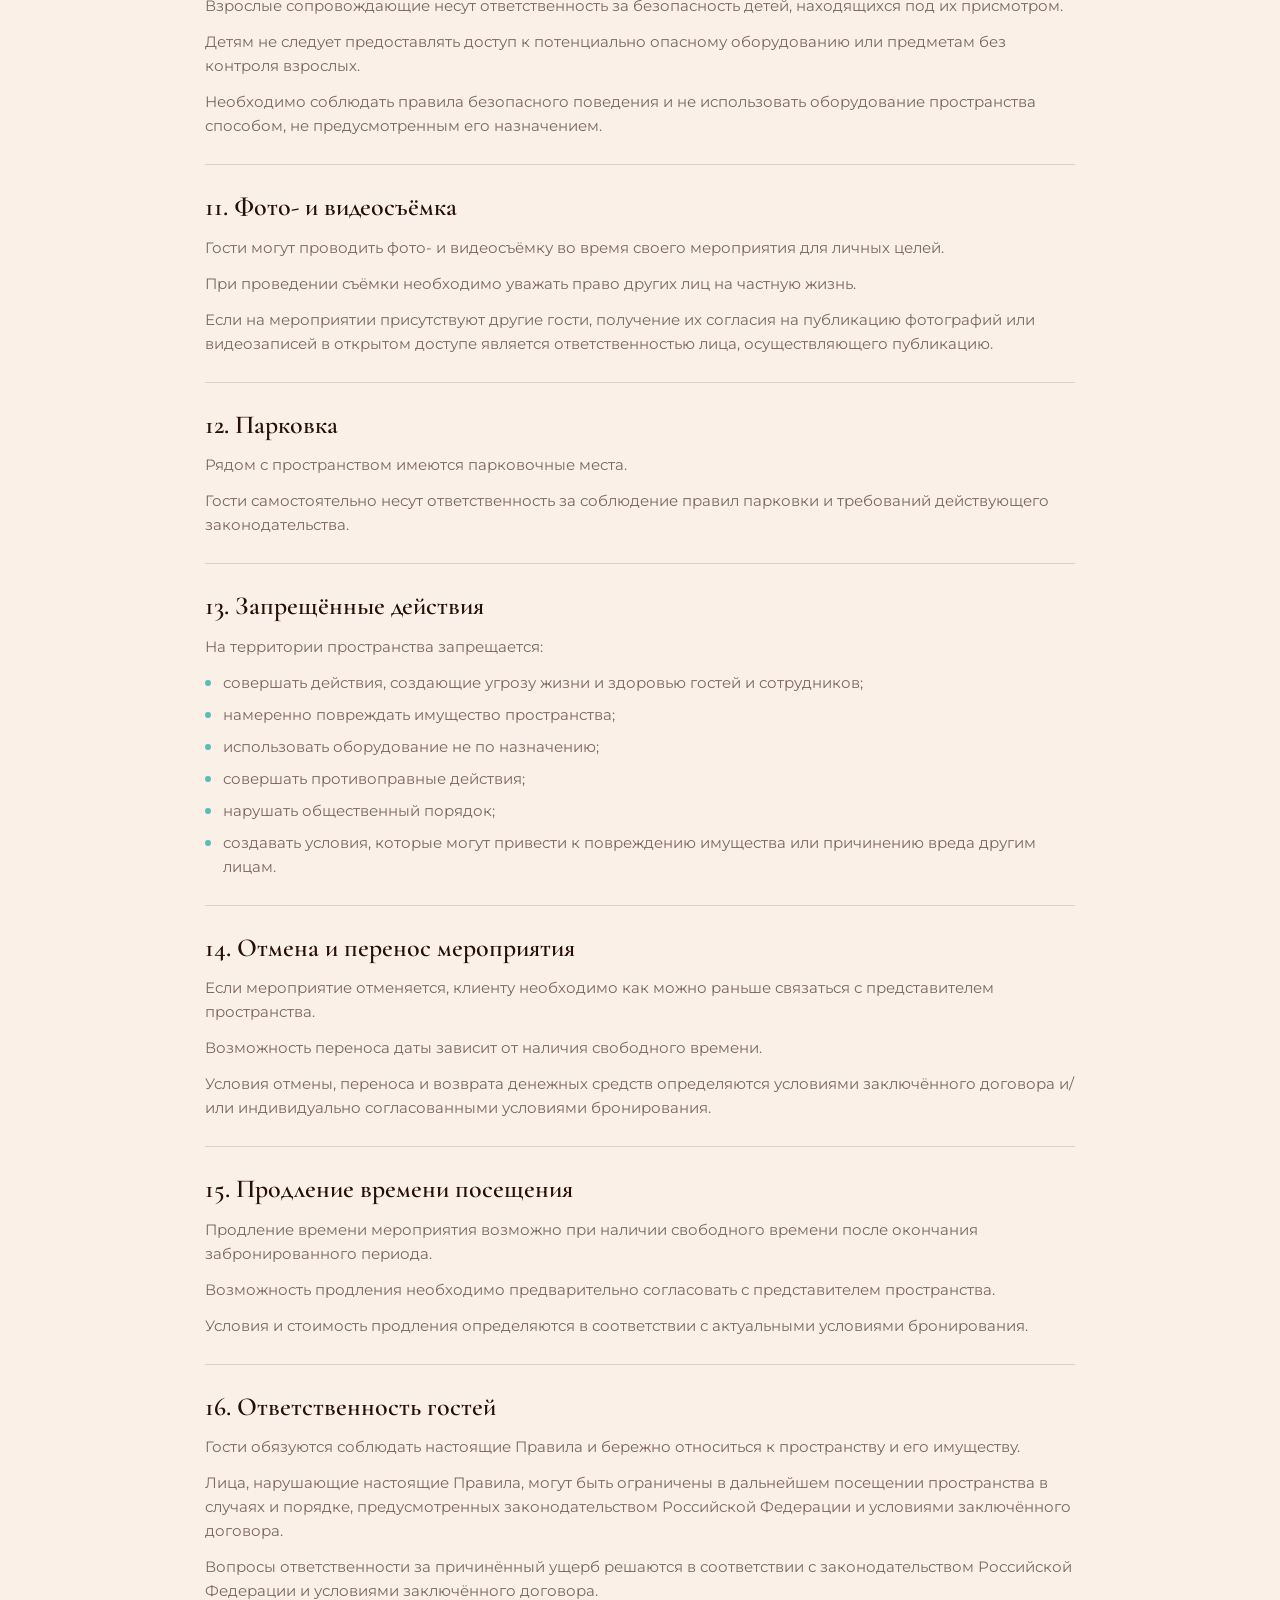
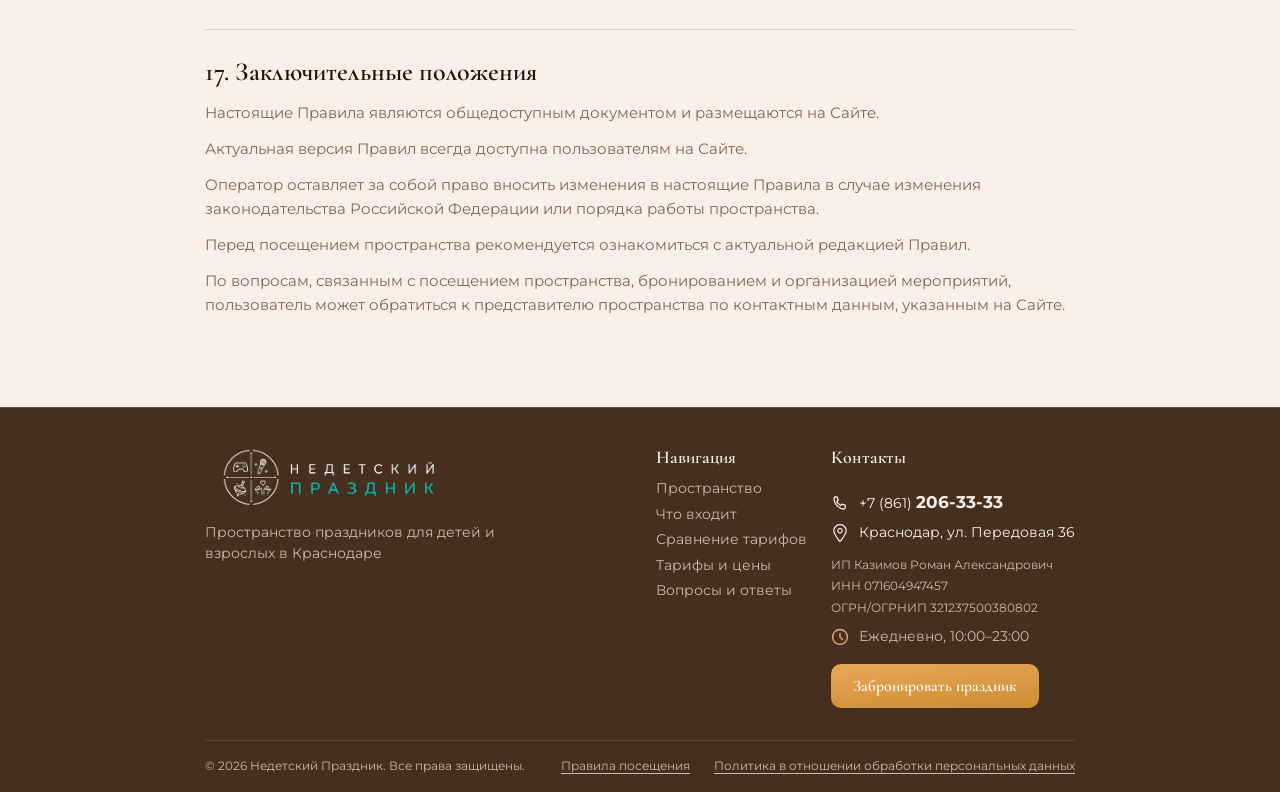
<file: rules.html>
<!doctype html>
<html lang="ru">

<head>
	<meta charset="UTF-8" />
	<link rel="icon" type="image/svg+xml" href="./favicon.svg" />
	<meta name="viewport" content="width=device-width, initial-scale=1.0" />
	<title>Правила посещения пространства — Недетский Праздник</title>
  <script type="module" crossorigin src="./assets/rules-CgcB1r_Z.js"></script>
  <link rel="modulepreload" crossorigin href="./assets/popup-C7BpRfPu.js">
  <link rel="stylesheet" crossorigin href="./assets/popup-DtgteJAX.css">
</head>

<body>
	<div class="main-wrapper">
		<header class="header">
			<div class="header__container">
				<a href="./index.html" class="header__logo">
					<div class="header__logo-cnt"><img src="./assets/logo-B6UhDgfi.png" alt="Недетский Праздник" class="header__logo-image" width="220" height="61"></div>
				</a>
				<div class="header__location">
					<a href="#" class="header__link map-popup-open" role="button" aria-haspopup="dialog">
						<img src="data:image/svg+xml,%3c!DOCTYPE%20svg%20PUBLIC%20'-//W3C//DTD%20SVG%201.1//EN'%20'http://www.w3.org/Graphics/SVG/1.1/DTD/svg11.dtd'%3e%3c!--%20Uploaded%20to:%20SVG%20Repo,%20www.svgrepo.com,%20Transformed%20by:%20SVG%20Repo%20Mixer%20Tools%20--%3e%3csvg%20width='800px'%20height='800px'%20viewBox='-4%200%2032%2032'%20version='1.1'%20xmlns='http://www.w3.org/2000/svg'%20xmlns:xlink='http://www.w3.org/1999/xlink'%20xmlns:sketch='http://www.bohemiancoding.com/sketch/ns'%20fill='%23ffffff'%20stroke='%23ffffff'%3e%3cg%20id='SVGRepo_bgCarrier'%20stroke-width='0'/%3e%3cg%20id='SVGRepo_tracerCarrier'%20stroke-linecap='round'%20stroke-linejoin='round'/%3e%3cg%20id='SVGRepo_iconCarrier'%3e%3ctitle%3elocation%3c/title%3e%3cdesc%3eCreated%20with%20Sketch%20Beta.%3c/desc%3e%3cdefs%3e%3c/defs%3e%3cg%20id='Page-1'%20stroke='none'%20stroke-width='1'%20fill='none'%20fill-rule='evenodd'%20sketch:type='MSPage'%3e%3cg%20id='Icon-Set'%20sketch:type='MSLayerGroup'%20transform='translate(-104.000000,%20-411.000000)'%20fill='%23ffffff'%3e%3cpath%20d='M116,426%20C114.343,426%20113,424.657%20113,423%20C113,421.343%20114.343,420%20116,420%20C117.657,420%20119,421.343%20119,423%20C119,424.657%20117.657,426%20116,426%20L116,426%20Z%20M116,418%20C113.239,418%20111,420.238%20111,423%20C111,425.762%20113.239,428%20116,428%20C118.761,428%20121,425.762%20121,423%20C121,420.238%20118.761,418%20116,418%20L116,418%20Z%20M116,440%20C114.337,440.009%20106,427.181%20106,423%20C106,417.478%20110.477,413%20116,413%20C121.523,413%20126,417.478%20126,423%20C126,427.125%20117.637,440.009%20116,440%20L116,440%20Z%20M116,411%20C109.373,411%20104,416.373%20104,423%20C104,428.018%20114.005,443.011%20116,443%20C117.964,443.011%20128,427.95%20128,423%20C128,416.373%20122.627,411%20116,411%20L116,411%20Z'%20id='location'%20sketch:type='MSShapeGroup'%3e%3c/path%3e%3c/g%3e%3c/g%3e%3c/g%3e%3c/svg%3e" alt="Иконка геолокации" class="header__location-icon">
						<div class="header__location-links">
							<p class="header__location-link">Краснодар</p>
							<p class="header__location-link header__special">Северная x Передовая</p>
						</div>
					</a>
				</div>
			</div>
		</header>
	</div>
	<main class="page">
		<section class="page__policy policy">
			<div class="policy__container">
				<a href="./index.html" class="policy__back">
					<img src="data:image/svg+xml,%3csvg%20width='48'%20height='48'%20viewBox='0%200%2048%2048'%20fill='none'%20xmlns='http://www.w3.org/2000/svg'%3e%3c!--%20Крыша%20--%3e%3cpath%20d='M8%2024L24%208L40%2024'%20stroke='%23cf9e75'%20stroke-width='2'%20stroke-linecap='round'%20stroke-linejoin='round'/%3e%3c!--%20Корпус%20дома%20--%3e%3cpath%20d='M12%2025V40H20V32H28V40H36V25'%20stroke='%23cf9e75'%20stroke-width='2'%20stroke-linecap='round'%20stroke-linejoin='round'/%3e%3c!--%20Труба%20--%3e%3cpath%20d='M31%2010H35V15'%20stroke='%23cf9e75'%20stroke-width='2'%20stroke-linecap='round'%20stroke-linejoin='round'/%3e%3c/svg%3e" alt="">
					На главную
				</a>

				<div class="policy__heading stage-heading">
					<p class="policy__heading-title stage-heading__title">Документ</p>
					<h1 class="policy__heading-subtitle stage-heading__subtitle">Правила посещения <span>пространства</span></h1>
				</div>

				<div class="policy__meta">
					<p>Дата публикации: «22» августа 2026 г.</p>
					<p>Дата последнего обновления: «22» августа 2026 г.</p>
				</div>

				<div class="policy__section">
					<h3 class="policy__section-title">1. Общие положения</h3>
					<p class="policy__text">Настоящие Правила посещения пространства (далее — Правила) определяют основные условия нахождения гостей на территории пространства.</p>
					<p class="policy__text">Правила направлены на обеспечение комфортного, безопасного и уважительного пребывания гостей, а также сохранение имущества и оборудования пространства.</p>
					<p class="policy__text">Посещая пространство, гость подтверждает, что ознакомился с настоящими Правилами и обязуется соблюдать их.</p>
					<p class="policy__text">Правила распространяются на всех гостей, находящихся на территории пространства.</p>
				</div>

				<div class="policy__section">
					<h3 class="policy__section-title">2. Бронирование и посещение</h3>
					<p class="policy__text">Предварительная заявка, отправленная через сайт, не является подтверждением бронирования.</p>
					<p class="policy__text">Отправка заявки через форму на сайте необходима для предварительного обращения и согласования даты и времени посещения.</p>
					<p class="policy__text">После получения заявки представитель пространства связывается с клиентом для уточнения деталей.</p>
					<p class="policy__text">Окончательное бронирование осуществляется в порядке, согласованном с представителем пространства.</p>
					<p class="policy__text">Если для подтверждения бронирования требуется заключение договора и внесение предоплаты, дата считается окончательно забронированной после выполнения соответствующих условий.</p>
				</div>

				<div class="policy__section">
					<h3 class="policy__section-title">3. Время посещения</h3>
					<p class="policy__text">Гости должны соблюдать согласованное время начала и окончания мероприятия.</p>
					<p class="policy__text">Время, необходимое для подготовки пространства к мероприятию, может предоставляться в рамках технического часа в соответствии с условиями бронирования.</p>
					<p class="policy__text">Технический час может использоваться для:</p>
					<ul class="policy__list">
						<li>доставки и выкладки блюд;</li>
						<li>подготовки фотозоны;</li>
						<li>размещения подарков;</li>
						<li>подготовки пространства к мероприятию;</li>
						<li>других необходимых подготовительных работ.</li>
					</ul>
					<p class="policy__text">Возможность продления времени посещения зависит от наличия свободного времени после окончания мероприятия.</p>
					<p class="policy__text">Продление необходимо предварительно согласовать с представителем пространства.</p>
				</div>

				<div class="policy__section">
					<h3 class="policy__section-title">4. Количество гостей</h3>
					<p class="policy__text">Пространство рассчитано на проведение мероприятий численностью до 65 гостей.</p>
					<p class="policy__text">Если планируется мероприятие с количеством гостей более 65 человек, возможность проведения такого мероприятия необходимо предварительно согласовать с представителем пространства.</p>
					<p class="policy__text">Гость, оформляющий заявку или бронирование, несёт ответственность за предоставление корректной информации о предполагаемом количестве участников мероприятия.</p>
				</div>

				<div class="policy__section">
					<h3 class="policy__section-title">5. Посторонние лица</h3>
					<p class="policy__text">Во время забронированного мероприятия пространство предоставляется исключительно вашей компании.</p>
					<p class="policy__text">Посторонние лица, не относящиеся к вашей компании или приглашённым специалистам, не должны находиться в пространстве без согласования с представителем пространства.</p>
				</div>

				<div class="policy__section">
					<h3 class="policy__section-title">6. Приглашённые специалисты</h3>
					<p class="policy__text">Гости могут самостоятельно пригласить на мероприятие:</p>
					<ul class="policy__list">
						<li>ведущего;</li>
						<li>аниматора;</li>
						<li>фотографа;</li>
						<li>других специалистов, необходимых для проведения мероприятия.</li>
					</ul>
					<p class="policy__text">Количество и состав приглашённых специалистов должны соответствовать согласованному формату мероприятия и не нарушать требования безопасности.</p>
					<p class="policy__text">Также гости могут обратиться к представителям пространства за помощью в подборе проверенных специалистов.</p>
				</div>

				<div class="policy__section">
					<h3 class="policy__section-title">7. Еда и напитки</h3>
					<p class="policy__text">Гости могут приносить на мероприятие собственную еду и напитки.</p>
					<p class="policy__text">Дополнительная плата за принесённую гостями еду и напитки не взимается.</p>
					<p class="policy__text">Гости самостоятельно несут ответственность за соблюдение санитарных требований и безопасность принесённых ими продуктов.</p>
					<p class="policy__text">После мероприятия гости должны соблюдать установленные правила уборки пространства и обращения с отходами.</p>
				</div>

				<div class="policy__section">
					<h3 class="policy__section-title">8. Украшение пространства</h3>
					<p class="policy__text">Гости могут самостоятельно украшать пространство для проведения мероприятия.</p>
					<p class="policy__text">Самостоятельное украшение пространства является бесплатным.</p>
					<p class="policy__text">При оформлении пространства необходимо соблюдать осторожность и не допускать повреждения стен, мебели, оборудования и других элементов интерьера.</p>
					<p class="policy__text">Использование способов крепления декора, способных повредить отделку или имущество пространства, не допускается.</p>
				</div>

				<div class="policy__section">
					<h3 class="policy__section-title">9. Бережное отношение к имуществу</h3>
					<p class="policy__text">Гости обязуются бережно относиться к мебели, оборудованию, технике, декоративным элементам и другому имуществу пространства.</p>
					<p class="policy__text">Не допускается намеренное повреждение или уничтожение имущества пространства.</p>
					<p class="policy__text">В случае обнаружения повреждений или неисправностей необходимо незамедлительно сообщить об этом представителю пространства.</p>
				</div>

				<div class="policy__section">
					<h3 class="policy__section-title">10. Дети и безопасность</h3>
					<p class="policy__text">Пространство подходит для детей ориентировочно от 1 до 10 лет, а также для взрослых любого возраста.</p>
					<p class="policy__text">Взрослые сопровождающие несут ответственность за безопасность детей, находящихся под их присмотром.</p>
					<p class="policy__text">Детям не следует предоставлять доступ к потенциально опасному оборудованию или предметам без контроля взрослых.</p>
					<p class="policy__text">Необходимо соблюдать правила безопасного поведения и не использовать оборудование пространства способом, не предусмотренным его назначением.</p>
				</div>

				<div class="policy__section">
					<h3 class="policy__section-title">11. Фото- и видеосъёмка</h3>
					<p class="policy__text">Гости могут проводить фото- и видеосъёмку во время своего мероприятия для личных целей.</p>
					<p class="policy__text">При проведении съёмки необходимо уважать право других лиц на частную жизнь.</p>
					<p class="policy__text">Если на мероприятии присутствуют другие гости, получение их согласия на публикацию фотографий или видеозаписей в открытом доступе является ответственностью лица, осуществляющего публикацию.</p>
				</div>

				<div class="policy__section">
					<h3 class="policy__section-title">12. Парковка</h3>
					<p class="policy__text">Рядом с пространством имеются парковочные места.</p>
					<p class="policy__text">Гости самостоятельно несут ответственность за соблюдение правил парковки и требований действующего законодательства.</p>
				</div>

				<div class="policy__section">
					<h3 class="policy__section-title">13. Запрещённые действия</h3>
					<p class="policy__text">На территории пространства запрещается:</p>
					<ul class="policy__list">
						<li>совершать действия, создающие угрозу жизни и здоровью гостей и сотрудников;</li>
						<li>намеренно повреждать имущество пространства;</li>
						<li>использовать оборудование не по назначению;</li>
						<li>совершать противоправные действия;</li>
						<li>нарушать общественный порядок;</li>
						<li>создавать условия, которые могут привести к повреждению имущества или причинению вреда другим лицам.</li>
					</ul>
				</div>

				<div class="policy__section">
					<h3 class="policy__section-title">14. Отмена и перенос мероприятия</h3>
					<p class="policy__text">Если мероприятие отменяется, клиенту необходимо как можно раньше связаться с представителем пространства.</p>
					<p class="policy__text">Возможность переноса даты зависит от наличия свободного времени.</p>
					<p class="policy__text">Условия отмены, переноса и возврата денежных средств определяются условиями заключённого договора и/или индивидуально согласованными условиями бронирования.</p>
				</div>

				<div class="policy__section">
					<h3 class="policy__section-title">15. Продление времени посещения</h3>
					<p class="policy__text">Продление времени мероприятия возможно при наличии свободного времени после окончания забронированного периода.</p>
					<p class="policy__text">Возможность продления необходимо предварительно согласовать с представителем пространства.</p>
					<p class="policy__text">Условия и стоимость продления определяются в соответствии с актуальными условиями бронирования.</p>
				</div>

				<div class="policy__section">
					<h3 class="policy__section-title">16. Ответственность гостей</h3>
					<p class="policy__text">Гости обязуются соблюдать настоящие Правила и бережно относиться к пространству и его имуществу.</p>
					<p class="policy__text">Лица, нарушающие настоящие Правила, могут быть ограничены в дальнейшем посещении пространства в случаях и порядке, предусмотренных законодательством Российской Федерации и условиями заключённого договора.</p>
					<p class="policy__text">Вопросы ответственности за причинённый ущерб решаются в соответствии с законодательством Российской Федерации и условиями заключённого договора.</p>
				</div>

				<div class="policy__section">
					<h3 class="policy__section-title">17. Заключительные положения</h3>
					<p class="policy__text">Настоящие Правила являются общедоступным документом и размещаются на Сайте.</p>
					<p class="policy__text">Актуальная версия Правил всегда доступна пользователям на Сайте.</p>
					<p class="policy__text">Оператор оставляет за собой право вносить изменения в настоящие Правила в случае изменения законодательства Российской Федерации или порядка работы пространства.</p>
					<p class="policy__text">Перед посещением пространства рекомендуется ознакомиться с актуальной редакцией Правил.</p>
					<p class="policy__text">По вопросам, связанным с посещением пространства, бронированием и организацией мероприятий, пользователь может обратиться к представителю пространства по контактным данным, указанным на Сайте.</p>
				</div>
			</div>
		</section>
	</main>
	<footer class="footer">
		<div class="footer__container">

			<div class="footer__top">

				<div class="footer__brand">
					<a href="./index.html" class="footer__logo">
						<img src="./assets/logo-B6UhDgfi.png" alt="Недетский Праздник" class="footer__logo-image" width="220" height="61">
					</a>
					<p class="footer__tagline">
						Пространство праздников для детей и взрослых в Краснодаре
					</p>
					<div class="footer__socials">
						<a href="#" class="footer__social" aria-label="Instagram" target="_blank" rel="noopener">
							<svg viewBox="0 0 24 24" fill="none" xmlns="http://www.w3.org/2000/svg">
								<rect x="3" y="3" width="18" height="18" rx="5" stroke="currentColor" stroke-width="1.8" />
								<circle cx="12" cy="12" r="4.2" stroke="currentColor" stroke-width="1.8" />
								<circle cx="17.2" cy="6.8" r="1.1" fill="currentColor" />
							</svg>
						</a>
						<a href="#" class="footer__social" aria-label="WhatsApp" target="_blank" rel="noopener">
							<svg viewBox="0 0 24 24" fill="none" xmlns="http://www.w3.org/2000/svg">
								<path d="M12 3.5a8.4 8.4 0 0 0-7.2 12.7L3.5 20.5l4.4-1.2A8.4 8.4 0 1 0 12 3.5Z" stroke="currentColor" stroke-width="1.7" stroke-linejoin="round" />
								<path d="M8.7 8.6c.2-.5.5-.5.8-.5h.5c.2 0 .4 0 .6.4.2.5.7 1.6.7 1.7.1.1.1.3 0 .4-.5.9-1 .9-.6 1.5.7 1 1.3 1.5 2.2 2 .2.1.3.1.4-.1.2-.2.7-.8.9-1.1.1-.2.3-.2.5-.1.5.2 1.5.7 1.8.9.2.1.4.2.4.3.1.4.1.8-.1 1.2-.3.6-1.4 1.1-1.9 1.1-.5 0-1.1 0-3.5-1.5-2-1.2-3.2-3.2-3.4-3.5-.1-.2-.9-1.2-.9-2.3 0-1.1.6-1.7.8-1.9Z" fill="currentColor" />
							</svg>
						</a>
						<a href="#" class="footer__social" aria-label="Telegram" target="_blank" rel="noopener">
							<svg viewBox="0 0 24 24" fill="none" xmlns="http://www.w3.org/2000/svg">
								<path d="M20.6 4.4 3 11.2c-.9.4-.9 1.6.1 1.9l4.2 1.3 1.6 5c.2.7 1.1.9 1.6.4l2.3-2.2 4.3 3.2c.7.5 1.7.1 1.9-.7l3-14.1c.2-1-.8-1.8-1.7-1.4Z" stroke="currentColor" stroke-width="1.6" stroke-linejoin="round" />
								<path d="m8.3 14.4 9.4-7.7-8 6.3" stroke="currentColor" stroke-width="1.6" stroke-linejoin="round" />
							</svg>
						</a>
						<a href="#" class="footer__social" aria-label="ВКонтакте" target="_blank" rel="noopener">
							<svg viewBox="0 0 24 24" fill="none" xmlns="http://www.w3.org/2000/svg">
								<path d="M3.5 8.5c.1 6.4 3.3 10.2 8.9 10.2h.6v-3.6c2.1.2 3.6 1.7 4.2 3.6h3.3c-.8-2.9-2.9-4.5-4.2-5.1 1.3-.8 3.1-2.6 3.6-4.9h-3c-.6 2-2.3 3.8-4 4V8.7h-3v6.4C7.9 14.6 6.4 12 6.3 8.5H3.5Z" fill="currentColor" />
							</svg>
						</a>
					</div>
				</div>

				<nav class="footer__nav">
					<p class="footer__title">Навигация</p>
					<ul class="footer__nav-list">
						<li><a href="./index.html#gallery" class="footer__link">Пространство</a></li>
						<li><a href="./index.html#features" class="footer__link">Что входит</a></li>
						<li><a href="./index.html#compare" class="footer__link">Сравнение тарифов</a></li>
						<li><a href="./index.html#pricing" class="footer__link">Тарифы и цены</a></li>
						<li><a href="./index.html#faq" class="footer__link">Вопросы и ответы</a></li>
					</ul>
				</nav>

				<div class="footer__contacts">
					<p class="footer__title">Контакты</p>
					<a href="tel:+78612063333" class="footer__contact">
						<svg class="footer__contact-icon" viewBox="0 0 24 24" fill="none" xmlns="http://www.w3.org/2000/svg">
							<path d="M5 4h3.2l1.4 4.5-2 1.6a12.6 12.6 0 0 0 5.3 5.3l1.6-2 4.5 1.4V18a2 2 0 0 1-2.2 2C10.6 19.6 4.4 13.4 4 7.2 3.9 5.9 4.3 4.6 5 4Z" stroke="currentColor" stroke-width="1.7" stroke-linejoin="round" />
						</svg>
						<span>+7 (861) <span class="footer__contact-highlight">206-33-33</span></span>
					</a>
					<button type="button" class="footer__contact footer__contact-map map-popup-open" aria-haspopup="dialog">
						<img src="data:image/svg+xml,%3c!DOCTYPE%20svg%20PUBLIC%20'-//W3C//DTD%20SVG%201.1//EN'%20'http://www.w3.org/Graphics/SVG/1.1/DTD/svg11.dtd'%3e%3c!--%20Uploaded%20to:%20SVG%20Repo,%20www.svgrepo.com,%20Transformed%20by:%20SVG%20Repo%20Mixer%20Tools%20--%3e%3csvg%20width='800px'%20height='800px'%20viewBox='-4%200%2032%2032'%20version='1.1'%20xmlns='http://www.w3.org/2000/svg'%20xmlns:xlink='http://www.w3.org/1999/xlink'%20xmlns:sketch='http://www.bohemiancoding.com/sketch/ns'%20fill='%23ffffff'%20stroke='%23ffffff'%3e%3cg%20id='SVGRepo_bgCarrier'%20stroke-width='0'/%3e%3cg%20id='SVGRepo_tracerCarrier'%20stroke-linecap='round'%20stroke-linejoin='round'/%3e%3cg%20id='SVGRepo_iconCarrier'%3e%3ctitle%3elocation%3c/title%3e%3cdesc%3eCreated%20with%20Sketch%20Beta.%3c/desc%3e%3cdefs%3e%3c/defs%3e%3cg%20id='Page-1'%20stroke='none'%20stroke-width='1'%20fill='none'%20fill-rule='evenodd'%20sketch:type='MSPage'%3e%3cg%20id='Icon-Set'%20sketch:type='MSLayerGroup'%20transform='translate(-104.000000,%20-411.000000)'%20fill='%23ffffff'%3e%3cpath%20d='M116,426%20C114.343,426%20113,424.657%20113,423%20C113,421.343%20114.343,420%20116,420%20C117.657,420%20119,421.343%20119,423%20C119,424.657%20117.657,426%20116,426%20L116,426%20Z%20M116,418%20C113.239,418%20111,420.238%20111,423%20C111,425.762%20113.239,428%20116,428%20C118.761,428%20121,425.762%20121,423%20C121,420.238%20118.761,418%20116,418%20L116,418%20Z%20M116,440%20C114.337,440.009%20106,427.181%20106,423%20C106,417.478%20110.477,413%20116,413%20C121.523,413%20126,417.478%20126,423%20C126,427.125%20117.637,440.009%20116,440%20L116,440%20Z%20M116,411%20C109.373,411%20104,416.373%20104,423%20C104,428.018%20114.005,443.011%20116,443%20C117.964,443.011%20128,427.95%20128,423%20C128,416.373%20122.627,411%20116,411%20L116,411%20Z'%20id='location'%20sketch:type='MSShapeGroup'%3e%3c/path%3e%3c/g%3e%3c/g%3e%3c/g%3e%3c/svg%3e" class="footer__contact-icon" alt="">
						<span>Краснодар, ул. Передовая 36</span>
					</button>
					<div class="footer__requisites" aria-label="Реквизиты индивидуального предпринимателя">
						<p>ИП Казимов Роман Александрович</p>
						<p><span>ИНН</span> 071604947457</p>
						<p><span>ОГРН/ОГРНИП</span> 321237500380802</p>
					</div>
					<div class="footer__contact footer__contact-static">
						<img src="data:image/svg+xml,%3csvg%20width='56'%20height='56'%20viewBox='0%200%2056%2056'%20fill='none'%20xmlns='http://www.w3.org/2000/svg'%3e%3ccircle%20cx='28'%20cy='28'%20r='23'%20stroke='%23cf9e75'%20stroke-width='5'%20/%3e%3cpath%20d='M28%2015V28L37%2037'%20stroke='%23cf9e75'%20stroke-width='5'%20stroke-linecap='butt'%20stroke-linejoin='miter'%20/%3e%3c/svg%3e" class="footer__contact-icon" alt="">
						Ежедневно, 10:00–23:00
					</div>
					<button class="footer__cta booking-open">Забронировать праздник</button>
				</div>

			</div>

			<div class="footer__bottom">
				<p class="footer__copyright">© 2026 Недетский Праздник. Все права защищены.</p>
				<div class="footer__bottom-links">
					<a href="/rules.html" class="footer__policy">Правила посещения</a>
					<a href="/privacy-policy.html" class="footer__policy">Политика в отношении обработки персональных данных</a>
				</div>
			</div>

		</div>
	</footer>
	<a href="tel:+78612063333" class="call-button" aria-label="Позвонить">
		<svg viewBox="0 0 24 24" fill="none" xmlns="http://www.w3.org/2000/svg">
			<path d="M6.62 10.79c1.44 2.83 3.76 5.14 6.59 6.59l2.2-2.2c.27-.27.67-.36 1.02-.24 1.12.37 2.33.57 3.57.57.55 0 1 .45 1 1V20c0 .55-.45 1-1 1-9.39 0-17-7.61-17-17 0-.55.45-1 1-1h3.5c.55 0 1 .45 1 1 0 1.24.2 2.45.57 3.57.11.35.03.75-.25 1.02l-2.2 2.2Z" fill="currentColor" />
		</svg>
	</a>
	<div class="map-popup" id="mapPopup" hidden>
		<div class="map-popup__overlay"></div>
		<div class="map-popup__body">
			<button class="map-popup__close" aria-label="Закрыть">
				<span></span>
			</button>
			<div class="map-popup__header">
				<h3 class="map-popup__title">Как нас найти</h3>
				<a class="map-popup__address map-popup-open" role="button" aria-haspopup="dialog">Краснодар, ул. Передовая, 36</a>
			</div>
			<div class="map-popup__map">
				<iframe class="map-popup__iframe" data-src="https://yandex.ru/map-widget/v1/?text=Краснодар%2C%20ул.%20Передовая%2C%2036&z=17" width="100%" height="100%" frameborder="0"></iframe>
			</div>
		</div>
	</div>
</body>

</html>
</file>
<file: assets/popup-DtgteJAX.css>
@import "https://fonts.googleapis.com/css2?family=Montserrat:ital,wght@0,100..900;1,100..900&display=swap";@import "https://fonts.googleapis.com/css2?family=Cormorant+Garamond:ital,wght@0,300..700;1,300..700&display=swap";*{border:0;margin:0;padding:0}*,:before,:after{box-sizing:border-box}:focus,:active,a:focus,a:active{outline:none}nav,footer,header,aside{display:block}html,body{-webkit-text-size-adjust:100%;-moz-text-size-adjust:100%;-ms-text-size-adjust:100%;width:100%;height:100%;font-size:14px;line-height:1}input,button,textarea{font-family:inherit}input::-ms-clear{display:none}button{cursor:pointer;appearance:none;background:0 0}button::-moz-focus-inner{border:0;padding:0}a,a:visited,a:hover{text-decoration:none}ul li{list-style:none}img{vertical-align:top}h1,h2,h3,h4,h5,h6{font-size:inherit;font-weight:inherit}@media (width>=600.98px){.popup-booking__tariffs{flex-direction:row;gap:16px}.popup-booking__time-list{grid-template-columns:repeat(4,1fr)}.popup-booking__services{grid-template-columns:repeat(2,1fr);gap:12px;display:grid}}@media (width>=768px){.popup-booking__body{margin-left:20px;margin-right:20px;padding:40px}.popup-booking__close{top:24px;right:24px}.popup-booking__title{padding-right:0}.popup-booking__summary{gap:20px;padding:20px}.popup-booking__summary-label{font-size:14px}.popup-booking__calendar-wrapper{flex-direction:row;gap:24px}.popup-booking__calendar-left{flex:1;width:auto}.popup-booking__time{flex-shrink:0;width:260px}.popup-booking__time-list{grid-template-columns:repeat(2,1fr)}.popup-booking__back,.popup-booking__next{flex:none}}:root{--tealColor:#56beb7;--sandColor:#cf9e75;--grayColor:#c9baaf;--brownColor:#3c281b;--brownLightColor:#462f1f;--whiteColor:#fff;--creamColor:#fbf0e8;--creamTitleColor:#251005;--creamButtonColor:#9c5612;--creamButtonLightColor:#b96109;--pricingBadgeColor:#ffe9d7;--pricingButtonFrom:#e9a854;--pricingButtonTo:#cd8d36}[class*=__container]{width:100%;max-width:960px;margin-inline:auto;padding-inline:15px}body{background-color:var(--brownColor);color:var(--whiteColor);font-family:Montserrat,sans-serif;line-height:1.1}.main-wrapper{background-image:url(./background-Kx4PBhQj.png);background-position:50%;background-repeat:no-repeat;background-size:cover;position:relative}.main-wrapper:before{content:"";background:linear-gradient(90deg,#140a05c7 0%,#140a0573 45%,#140a0538 65%,#140a0500 100%),radial-gradient(circle at 100% 0,#140a058c 0%,#140a0547 22%,#140a0500 45%);position:absolute;inset:0}.header,.main{z-index:2;position:relative}.header__container{justify-content:space-between;align-items:center;padding-top:30px;padding-bottom:30px;display:flex}.header__link{gap:5px;display:flex}.header__logo{align-items:center;gap:5px;display:flex}.header__logo-cnt{align-items:center;display:flex}.header__logo-image{object-fit:contain;width:clamp(150px,32vw,280px);height:auto;max-height:76px;display:block}.header__logo-accent{color:var(--tealColor)}.header__location{color:var(--whiteColor);align-items:center;gap:5px;width:fit-content;margin-left:auto;display:inline-flex}.header__location-icon{max-width:clamp(20px,4vw,40px)}.header__location-links{flex-direction:column;gap:5px;width:fit-content;display:flex}.header__location-links p{font-size:clamp(10px,3vw,21px)}.header__special{opacity:.7;white-space:nowrap;font-size:clamp(10px,3vw,21px);line-height:50%}.header__location-link{color:var(--whiteColor)}.page__video{z-index:5;margin-top:-40px;position:relative}.stage-heading{flex-direction:column;gap:15px;display:flex}.stage-heading__title{letter-spacing:30%;text-transform:uppercase;color:var(--tealColor);font-family:Montserrat,sans-serif;font-size:clamp(12px,3vw,16px)}.stage-heading__subtitle{padding-bottom:25px;font-family:Cormorant Garamond,serif;font-size:clamp(32px,7vw,70px)}.main__container{padding-bottom:100px}.main__wrapper{flex-direction:column;gap:40px;max-width:400px;display:flex}.main__title{padding:75px 0 25px;font-family:Cormorant Garamond,serif;font-size:clamp(39px,7vw,70px);line-height:90%}.main__title span{color:var(--tealColor);font-style:italic}.main__items{flex-direction:column;gap:10px;display:flex}.main__item{align-items:center;gap:10px;display:flex}.main__item img{width:clamp(20px,4vw,60px)}.main__item p{font-size:clamp(12px,2vw,21px)}.main__buttons{align-items:flex-start;gap:10px;display:inline-flex}.main__actions{gap:10px;padding:20px 0;display:flex}.main__action{white-space:nowrap;text-align:center;border-radius:5px;justify-content:center;align-items:center;gap:10px;width:clamp(160px,42vw,340px);height:clamp(44px,6vw,56px);font-size:clamp(12px,2vw,16px);display:inline-flex}.main__action-primary{background:var(--tealColor);color:var(--whiteColor);position:relative}.main__action img{flex-shrink:0;width:clamp(16px,2vw,22px);height:clamp(16px,2vw,22px)}.main__advantages{justify-content:space-between;gap:20px;max-width:287px;display:flex}.main__advantages-item{text-align:center;flex-direction:column;gap:10px;display:flex;position:relative}.main__advantages-item-center:before{content:"";background-color:var(--whiteColor);opacity:.5;width:2px;height:120%;position:absolute;top:-10%;right:-60%}.main__advantages-item-center:after{content:"";background-color:var(--whiteColor);opacity:.5;width:2px;height:120%;position:absolute;top:-10%;left:-60%}.main__advantages-title{font-size:18px}@media (width>=600.98px){.main__advantages{max-width:350px}.main__advantages-title{font-size:21px}}.video__container{padding-inline:0}.video__wrapper{border-radius:32px;position:relative;overflow:hidden}.video__wrapper:before{content:"";z-index:1;pointer-events:none;background:linear-gradient(#ffffff61,#ffffff94);position:absolute;inset:0}.video__player{object-fit:cover;aspect-ratio:4/3;width:100%;display:block}.video__play{z-index:4;aspect-ratio:1;cursor:pointer;width:clamp(70px,12vw,110px);color:var(--whiteColor);appearance:none;-webkit-tap-highlight-color:transparent;box-shadow:none;border:none;border-radius:50%;outline:none;justify-content:center;align-items:center;font-size:clamp(24px,5vw,42px);line-height:1;transition:transform .3s;display:flex;position:absolute;top:46.5%;left:50%;transform:translate(-50%,-50%)}.video__play:hover{transform:translate(-50%,-50%)scale(1.08)}.video--active .video__wrapper:before{opacity:0;visibility:hidden}.video--active .video__play{opacity:0;visibility:hidden;pointer-events:none}.gallery__container{padding-top:60px;padding-bottom:60px}.gallery__swiper{border-radius:20px;position:relative}.gallery__swiper-slide{aspect-ratio:9/14;position:relative;overflow:hidden}.gallery__swiper-slide:before{content:"";z-index:1;pointer-events:none;background:linear-gradient(#0f060200 40%,#0f06024d 58%,#0f0602b3 82%,#0f0602d1 100%),linear-gradient(#0f060299 0%,#0f060266 6%,#0f060200 18%),radial-gradient(circle,#0000 52%,#00000042 100%);position:absolute;inset:0}.gallery__zoom{cursor:zoom-in;width:100%;height:100%;display:block}.gallery__image{object-fit:cover;width:100%;height:100%;display:block}.gallery__info{z-index:3;text-align:center;flex-direction:column;align-items:center;gap:24px;width:80%;display:flex;position:absolute;bottom:30px;left:50%;transform:translate(-50%)}.gallery__info:after{content:"";background:var(--tealColor);border-radius:999px;width:60px;height:3px}.gallery__title{font-family:Cormorant Garamond,serif;font-size:clamp(24px,5vw,42px)}.gallery__swiper-pagination{z-index:10;justify-content:center;align-items:center;gap:8px;display:flex;position:absolute;top:20px!important;bottom:auto!important}.gallery__swiper-pagination .swiper-pagination-bullet{opacity:1;background:#ffffff80;border-radius:50%;width:8px;height:8px;margin:0!important}.gallery__swiper-pagination .swiper-pagination-bullet-active{background:var(--tealColor)}.gallery .swiper-button-next,.gallery .swiper-button-prev{-webkit-backdrop-filter:blur(6px);backdrop-filter:blur(6px);background:#140a05bf;border-radius:50%;width:56px;height:56px}.gallery .swiper-button-next svg,.gallery .swiper-button-prev svg{width:16px;height:16px}.gallery .swiper-button-next path,.gallery .swiper-button-prev path{stroke:#fff;stroke-width:2px}.gallery__filters{justify-content:space-between;align-items:center;gap:10px;padding-top:25px;display:flex}.gallery__filter{color:var(--whiteColor);font-size:clamp(14px,3vw,24px)}.gallery__filter-active{color:var(--tealColor);flex-direction:column;display:flex;position:relative}.gallery__filter-active:after{content:"";background-color:var(--tealColor);width:100%;height:2px;position:absolute;bottom:-5px}.swiper-slide.is-hidden{display:none!important}.features{background-color:var(--creamColor)}.features__divider{align-items:center;width:200px;height:20px;padding-bottom:25px;display:flex}.features__divider:before,.features__divider:after{content:"";background:var(--sandColor);height:1px}.features__divider:before{flex:1;margin-right:12px}.features__divider:after{width:24px;margin-left:12px}.features__divider span{background:var(--sandColor);clip-path:polygon(50% 0%,65% 35%,100% 50%,65% 65%,50% 100%,35% 65%,0% 50%,35% 35%);width:14px;height:14px}.features__heading{padding-top:40px}.features__heading-title{color:var(--sandColor)}.features__heading-subtitle{color:var(--creamTitleColor);padding-bottom:0;font-size:clamp(32px,7vw,70px)}.features__heading-subtitle span{color:var(--tealColor);font-style:italic}.features__content{transition:height .6s;position:relative;overflow:hidden}.features__toggle-text{color:var(--creamButtonColor);text-align:center;font-size:clamp(14px,3vw,21px);font-weight:500}.features__toggle-icon{width:20px;height:20px}.features__toggle-icon path{stroke:var(--creamButtonColor);stroke-width:1.8px;stroke-linecap:round;stroke-linejoin:round}.features__bottom{position:relative}.features__bottom:before{content:"";z-index:2;pointer-events:none;background:linear-gradient(#fbf0e8 0%,#fbf0e8eb 18%,#fbf0e88c 38%,#fbf0e800 65%);position:absolute;inset:0}.features__toggle{z-index:5;cursor:pointer;background:0 0;border:none;flex-direction:column;align-items:center;gap:14px;width:100%;transition:opacity .3s;display:flex;position:absolute;top:30%;left:50%;transform:translate(-50%,-50%)}.features__toggle:hover{opacity:.8}.features__bottom-decor{background:url(./features-CpdRDV13.png) bottom/cover no-repeat;width:100%;max-width:900px;height:clamp(180px,50vw,420px);margin:0 auto}.features__image{background:radial-gradient(circle,#fff 10%,#ff59001a 100%);border-radius:50%;justify-content:center;align-items:center;min-width:clamp(50px,5vw,130px);min-height:clamp(50px,5vw,130px);display:flex}.features__image img{width:clamp(30px,5vw,50px)}.features__title{font-family:Cormorant Garamond,serif;font-size:clamp(14px,3vw,24px);font-weight:700}.features__text{flex:1;max-width:250px;font-size:clamp(10px,2vw,18px);line-height:160%}.features.features--opened .features__compact{display:none}.features.features--opened .features__full{display:block}.features.features--opened .features__toggle-icon{transform:rotate(180deg)}.features.features--opened .features__divider{display:none}.compact{display:block}.compact__items{grid-template-columns:repeat(2,1fr);gap:10px;display:grid}.compact__item{background-color:var(--creamColor);border:1px solid var(--whiteColor);border-radius:20px;padding:12px;box-shadow:0 0 13px #3c281b14}.compact__content{text-align:center;height:100%;color:var(--creamTitleColor);flex-direction:column;align-items:center;gap:10px;display:flex}.compact__star{background-color:var(--sandColor);clip-path:polygon(50% 0%,65% 35%,100% 50%,65% 65%,50% 100%,35% 65%,0% 50%,35% 35%);min-width:14px;min-height:14px}.full{display:none}.full__head{align-items:center;gap:10px;padding-top:25px;padding-bottom:25px;display:flex}.full__head-icon img{width:clamp(25px,5vw,50px)}.full__head-title{color:var(--sandColor);text-transform:uppercase;letter-spacing:2px;font-size:clamp(14px,2vw,30px);font-weight:600}.full__head-line{background:linear-gradient(90deg,#d8a47c8c,#d8a47c26);flex:auto;height:2px}.full__items{grid-template-columns:repeat(2,1fr);gap:10px;display:grid}.full__item{background-color:var(--creamColor);border:1px solid var(--whiteColor);border-radius:20px;padding:12px;box-shadow:0 0 13px #3c281b14}.full__content{color:var(--creamTitleColor);align-items:center;gap:10px;display:flex}.full__information{flex-direction:column;justify-content:space-between;gap:5px;display:flex}.full__title{max-height:31px}.full__text{max-width:none}.full__icon{background-position:right 5px;background-repeat:no-repeat;background-size:15%}.full__food-icon{background-image:url("data:image/svg+xml,%3c?xml%20version='1.0'%20encoding='UTF-8'?%3e%3csvg%20xmlns='http://www.w3.org/2000/svg'%20width='612'%20height='612'%20viewBox='0%200%20612%20612'%20fill='%23D8A47C'%20%3e%3cpath%20d='M592.875,516.375H19.125C8.568,516.375,0,524.943,0,535.5s8.568,19.125,19.125,19.125h573.75%20c10.557,0,19.125-8.568,19.125-19.125S603.432,516.375,592.875,516.375z%20M325.125,133.875v-38.25h38.25%20c10.557,0,19.125-8.568,19.125-19.125s-8.568-19.125-19.125-19.125h-114.75c-10.557,0-19.125,8.568-19.125,19.125%20s8.568,19.125,19.125,19.125h38.25c0,0-0.134,39.818,0,38.25C126.837,143.801,0,277.332,0,439.875%20c0,15.529,0,8.568,0,19.125s8.568,19.125,19.125,19.125h573.75c10.557,0,19.125-8.568,19.125-19.125s0-2.391,0-19.125%20C612,277.332,485.163,143.801,325.125,133.875z%20M38.25,439.875C38.25,292,158.125,172.125,306,172.125%20c147.875,0,267.75,119.875,267.75,267.75H38.25z'/%3e%3c/svg%3e")}.full__dishes-icon{background-image:url("data:image/svg+xml,%3c?xml%20version='1.0'%20encoding='UTF-8'?%3e%3csvg%20id='Layer_1'%20xmlns='http://www.w3.org/2000/svg'%20viewBox='0%200%20300%20300'%20fill='%23D8A47C'%20%3e%3cg%20id='XMLID_2_'%3e%3cpath%20d='M125.6,19.4c-7.2,0.4-12.9,6.5-12.9,13.9v47.4c0,1.9-1.4,3.6-3.3,3.8c-1,0.1-2-0.2-2.8-0.9%20c-0.8-0.7-1.2-1.7-1.2-2.7V33.4c0-7.5-5.7-13.6-12.9-14c-3.8-0.2-7.3,1.1-10,3.7c-2.7,2.6-4.2,6.1-4.2,9.8v47.8%20c0,2-1.4,3.6-3.3,3.8c-1,0.1-2-0.2-2.8-0.9C71.4,83,71,82,71,81V33.4c0-7.5-5.7-13.6-12.9-14c-3.8-0.2-7.3,1.1-10,3.7%20c-2.7,2.6-4.2,6.1-4.2,9.8v50.7c0,26.1,11.6,49.3,29.5,59.3v118.6c0,10.1,8,18.6,17.8,19c0.2,0,0.5,0,0.7,0%20c4.8,0,9.4-1.8,12.8-5.2c3.7-3.5,5.7-8.3,5.7-13.4V143c17.9-10,29.5-33.2,29.5-59.3V33c0-3.8-1.5-7.2-4.2-9.8%20C132.9,20.6,129.4,19.3,125.6,19.4z%20M100.4,139.9v121.9c0,4.5-3.4,8.4-7.7,8.8c-2.4,0.2-4.8-0.5-6.6-2.2%20c-1.8-1.6-2.8-3.9-2.8-6.3V139.9c0-1.9-1.1-3.7-2.9-4.5c-15.9-7.3-26.6-28-26.6-51.7V33.2c0-2,1.4-3.6,3.3-3.8%20c0.1,0,0.2,0,0.4,0c0.9,0,1.8,0.3,2.4,0.9C60.6,31,61,32,61,33v47.6c0,7.5,5.7,13.6,12.9,14c3.8,0.2,7.3-1.1,10-3.7%20c2.7-2.6,4.2-6.1,4.2-9.8V33.2c0-2,1.4-3.6,3.3-3.8c1-0.1,2,0.2,2.8,0.9C95,31,95.5,32,95.5,33v47.6c0,7.5,5.7,13.6,12.9,14%20c3.8,0.2,7.3-1.1,10-3.7c2.7-2.6,4.2-6.1,4.2-9.8V33.2c0-2,1.4-3.6,3.3-3.8c1-0.1,2,0.2,2.8,0.9c0.8,0.7,1.2,1.7,1.2,2.7v50.7%20c0,23.7-10.7,44.4-26.6,51.7C101.6,136.2,100.4,138,100.4,139.9z'/%3e%3cpath%20d='M241.1,42.4c-10.4-14.8-24-23-38.2-23c-14.3,0-27.9,8.2-38.2,23c-9.6,13.6-15.1,31.2-15.1,48.2%20c0,25.9,13.3,46.6,34.7,54.2v116.8c0,10.1,8,18.6,17.8,19c0.2,0,0.5,0,0.7,0c4.8,0,9.4-1.8,12.8-5.2%20c3.7-3.5,5.7-8.3,5.7-13.4V144.8c21.4-7.6,34.7-28.3,34.7-54.2C256.2,73.6,250.7,56,241.1,42.4z%20M211.5,141.1v120.7%20c0,4.5-3.4,8.4-7.7,8.8c-2.5,0.2-4.8-0.5-6.6-2.2c-1.8-1.6-2.8-3.9-2.8-6.3V141.1c0-2.2-1.5-4.2-3.7-4.8%20c-19.2-5.3-31.1-22.8-31.1-45.7c0-15,4.8-30.5,13.2-42.5c8.5-12.1,19.1-18.7,30.1-18.7S224.5,36,233,48.1%20c8.4,12,13.2,27.5,13.2,42.5c0,22.9-11.9,40.4-31.1,45.7C213,136.9,211.5,138.9,211.5,141.1z'/%3e%3c/g%3e%3c/svg%3e")}.full__lock-icon{background-image:url("data:image/svg+xml,%3c?xml%20version='1.0'%20encoding='iso-8859-1'?%3e%3csvg%20version='1.1'%20id='Capa_1'%20xmlns='http://www.w3.org/2000/svg'%20xmlns:xlink='http://www.w3.org/1999/xlink'%20x='0px'%20y='0px'%20width='516.375px'%20height='516.375px'%20viewBox='0%200%20516.375%20516.375'%20xml:space='preserve'%20fill='%23D8A47C'%20%3e%3cg%3e%3cg%3e%3cpath%20d='M258.188,286.875c-26.775,0-47.812,21.037-47.812,47.812c0,15.3,7.65,28.688,19.125,38.25v38.25%20c0,15.3,13.388,28.688,28.688,28.688s28.688-13.388,28.688-28.688v-38.25c11.475-9.562,19.125-22.95,19.125-38.25%20C306,307.912,284.963,286.875,258.188,286.875z%20M267.75,361.463v49.725c0,5.737-3.825,9.562-9.562,9.562%20s-9.562-3.825-9.562-9.562v-49.725c-11.475-3.825-19.125-15.301-19.125-26.775c0-15.3,13.388-28.688,28.688-28.688%20s28.688,13.388,28.688,28.688C286.875,348.075,279.225,357.638,267.75,361.463z'/%3e%3cpath%20d='M401.625,210.375v-66.938C401.625,65.025,336.6,0,258.188,0C179.775,0,114.75,65.025,114.75,143.438v66.938%20c-32.513,0-57.375,24.862-57.375,57.375V459c0,32.513,24.862,57.375,57.375,57.375h286.875%20C434.138,516.375,459,491.513,459,459V267.75C459,237.15,434.138,210.375,401.625,210.375z%20M133.875,143.438%20c0-68.85,55.462-124.312,124.312-124.312c68.85,0,124.312,55.462,124.312,124.312v66.938h-19.125v-66.938%20c0-57.375-47.812-105.188-105.188-105.188S153,86.062,153,143.438v66.938h-19.125V143.438z%20M344.25,143.438v66.938%20H172.125v-66.938c0-47.812,38.25-86.062,86.062-86.062S344.25,95.625,344.25,143.438z%20M439.875,459%20c0,21.037-17.213,38.25-38.25,38.25H114.75c-21.038,0-38.25-17.213-38.25-38.25V267.75%20c0-21.038,17.212-38.25,38.25-38.25h286.875c21.037,0,38.25,17.212,38.25,38.25V459z'/%3e%3c/g%3e%3c/g%3e%3c/svg%3e")}.full__moon-icon{background-image:url("data:image/svg+xml,%3csvg%20xmlns='http://www.w3.org/2000/svg'%20viewBox='0%200%20800%20800'%20fill='%23D8A47C'%20%3e%3cpath%20d='M715.968,413.668c-5.151-5.157-12.812-6.895-19.685-4.469c-27.729,9.768-56.754,14.723-86.275,14.723%20c-69.178,0-134.215-26.938-183.124-75.853c-70.097-70.095-94.09-175.841-61.126-269.4c2.42-6.873,0.683-14.532-4.474-19.684%20c-5.152-5.157-12.811-6.895-19.683-4.474c-42,14.799-79.372,38.377-111.068,70.073c-56.072,56.072-86.948,130.62-86.948,209.92%20c0,79.295,30.876,153.842,86.948,209.915c56.072,56.071,130.62,86.953,209.921,86.953c79.296,0,153.849-30.882,209.915-86.953%20c31.701-31.696,55.273-69.063,70.073-111.067C722.861,426.479,721.124,418.82,715.968,413.668z%20M623.583,517.634%20c-48.916,48.92-113.951,75.858-183.13,75.858c-69.179,0-134.22-26.938-183.135-75.858c-100.983-100.978-100.983-265.287,0-366.264%20c18.486-18.487,39.169-33.805,61.786-45.78c-8.206,40.333-7.976,82.092,0.853,122.692c12.073,55.531,39.786,106.211,80.142,146.572%20c56.067,56.066,130.615,86.943,209.91,86.943c20.043,0,39.892-1.994,59.355-5.949C657.388,478.464,642.069,499.152,623.583,517.634z'/%3e%3cpath%20d='M702.785,172.844c-12.073-17.825-31.347-29.691-52.822-32.346c-7.281-15.684-18.322-29.27-32.428-39.792%20c-18.208-13.581-39.863-20.759-62.627-20.759c-22.771,0-44.427,7.179-62.633,20.759c-14.105,10.522-25.146,24.108-32.43,39.787%20c-36.962,4.535-65.676,36.116-65.676,74.285c0,41.268,33.571,74.837,74.838,74.837h229.104c32.248,0,58.48-26.233,58.48-58.476%20C756.595,200.465,732.853,175.227,702.785,172.844z%20M698.113,251.741H469.009c-20.383,0-36.963-16.586-36.963-36.963%20c0-20.382,16.58-36.962,36.963-36.962c0.737,0,1.568,0.033,2.622,0.109c8.769,0.601,16.755-4.867,19.377-13.226%20c8.801-28.036,34.478-46.878,63.9-46.878c29.418,0,55.094,18.842,63.895,46.878c2.622,8.358,10.631,13.827,19.384,13.226%20c1.049-0.076,1.879-0.109,2.616-0.109c14.586,0,27.845,8.621,33.782,21.972c3.48,7.834,11.795,12.346,20.262,11.008%20c1.088-0.169,2.19-0.257,3.268-0.257c11.357,0,20.602,9.238,20.602,20.601C718.715,242.497,709.472,251.741,698.113,251.741z'/%3e%3cpath%20d='M293.373,646.565c-9.795-13.571-24.66-22.766-41.256-25.408c-14.45-29.287-44.234-48.18-77.766-48.18%20c-18.847,0-36.776,5.944-51.849,17.192c-11.084,8.265-19.886,18.825-25.906,30.975c-30.106,4.765-53.193,30.898-53.193,62.322%20c0,34.788,28.304,63.098,63.097,63.098h180.971c27.67,0,50.178-22.509,50.178-50.179%20C337.65,670.717,318.273,649.488,293.373,646.565z%20M287.473,708.685H106.501c-13.908,0-25.217-11.313-25.217-25.217%20c0-13.91,11.309-25.217,25.217-25.217c0.497,0,1.071,0.021,1.808,0.07c8.735,0.61,16.744-4.867,19.366-13.222%20c6.425-20.479,25.185-34.241,46.676-34.241c21.491,0,40.246,13.762,46.676,34.241c2.622,8.354,10.63,13.815,19.36,13.222%20c0.743-0.05,1.322-0.07,1.813-0.07c9.954,0,19,5.883,23.054,14.989c3.48,7.834,11.789,12.352,20.263,11.014%20c0.655-0.104,1.311-0.159,1.955-0.159c6.786,0,12.298,5.52,12.298,12.292C299.771,703.172,294.258,708.685,287.473,708.685z'/%3e%3cpath%20d='M173.205,117.27c0-20.918-16.958-37.875-37.88-37.875c-20.918,0-37.875,16.957-37.875,37.875%20c0,20.923,16.957,37.88,37.875,37.88C156.247,155.15,173.205,138.193,173.205,117.27z'/%3e%3cpath%20d='M120.175,448.702c0-12.549-10.178-22.727-22.726-22.727c-12.554,0-22.731,10.178-22.731,22.727%20c0,12.554,10.178,22.729,22.731,22.729C109.998,471.433,120.175,461.256,120.175,448.702z'/%3e%3cpath%20d='M673.192,612.433c0-12.554-10.172-22.726-22.727-22.726s-22.727,10.172-22.727,22.726%20c0,12.555,10.172,22.727,22.727,22.727C663.021,635.158,673.192,624.986,673.192,612.433z'/%3e%3ccircle%20cx='598.109'%20cy='354.007'%20r='22.726'/%3e%3cpath%20d='M455.274,682.5c0-12.554-10.173-22.726-22.727-22.726c-12.555,0-22.728,10.172-22.728,22.726%20c0,12.549,10.173,22.727,22.728,22.727S455.274,695.049,455.274,682.5z'/%3e%3c/svg%3e")}.full__glasses{background-image:url("data:image/svg+xml,%3c?xml%20version='1.0'%20?%3e%3csvg%20id='Layer_1'%20style='enable-background:new%200%200%2064%2064;'%20version='1.1'%20viewBox='0%200%2064%2064'%20xml:space='preserve'%20xmlns='http://www.w3.org/2000/svg'%20xmlns:xlink='http://www.w3.org/1999/xlink'%3e%3cstyle%20type='text/css'%3e%20.st0{fill:none;stroke:%23D8A47C;stroke-width:2;stroke-linecap:round;stroke-linejoin:round;stroke-miterlimit:10;}%20%3c/style%3e%3cg%3e%3cline%20class='st0'%20x1='41.07'%20x2='41.07'%20y1='43.92'%20y2='59.17'/%3e%3cellipse%20class='st0'%20cx='41.07'%20cy='60.61'%20rx='10.48'%20ry='2.39'/%3e%3cg%3e%3cpath%20class='st0'%20d='M54.21,33.9c-0.14,0.39-0.29,0.78-0.47,1.15'/%3e%3cpath%20class='st0'%20d='M51.42,38.58c-2.55,2.83-6.24,4.6-10.35,4.6c-7.2,0-13.12-5.45-13.85-12.46c-0.05-0.49-0.08-0.97-0.08-1.47%20l1.02-19.14h17.93l5.46,6.65l2.61-3.18l0.84,15.67c0,0.46-0.02,0.92-0.07,1.37'/%3e%3cline%20class='st0'%20x1='12.21'%20x2='13.13'%20y1='1'%20y2='1'/%3e%3cpath%20class='st0'%20d='M16.56,1h14.51l0.49,9.11h-3.4l-1.02,19.14c0,0.5,0.03,0.98,0.08,1.47c-2.43,2.09-5.6,3.35-9.06,3.35%20c-7.69,0-13.93-6.23-13.93-13.93L5.27,1h3.56'/%3e%3cline%20class='st0'%20x1='18.17'%20x2='18.17'%20y1='34.81'%20y2='50.06'/%3e%3cellipse%20class='st0'%20cx='18.17'%20cy='51.5'%20rx='10.48'%20ry='2.39'/%3e%3c/g%3e%3cpath%20class='st0'%20d='M27.56,24.51l3.98-2.16c2.1-1.14,4.63-1.08,6.67,0.16l0,0c2.06,1.25,4.6,1.3,6.7,0.14l0.25-0.14%20c2.23-1.23,4.94-1.09,7.04,0.36l2.39,1.65'/%3e%3cpath%20class='st0'%20d='M4.65,16.2l3.43-2.16c1.81-1.14,3.99-1.08,5.76,0.16l0,0c1.78,1.25,3.97,1.3,5.79,0.14l0.22-0.14%20c1.93-1.23,4.26-1.09,6.08,0.36l2.06,1.65'/%3e%3cg%3e%3cpath%20class='st0'%20d='M59.77,5.28c0,1.06-0.39,2.01-1.04,2.74l-2.62,3.19l-1.94,2.37l-2.61,3.18l-5.46-6.65l-1.71-2.09%20c-0.65-0.73-1.05-1.68-1.05-2.74c0-2.26,1.84-4.1,4.11-4.1s4.11,1.84,4.11,4.1c0-2.26,1.84-4.1,4.1-4.1%20C57.92,1.18,59.77,3.02,59.77,5.28z'/%3e%3c/g%3e%3c/g%3e%3c/svg%3e")}.full__bear{background-image:url(./bear-DbQQsscy.svg)}@media (width>=768px){.full__icon{background-size:12%}}.compare{z-index:2;background-color:var(--brownColor);border-radius:30px 30px 0 0;margin-top:-30px;padding-top:30px;padding-bottom:30px;position:relative}.compare__heading-unite{align-items:center;gap:10px;display:flex}.compare__heading-subtitle span{color:var(--tealColor);font-style:italic}.compare__divider{flex-direction:row-reverse;flex-grow:1;align-items:center;gap:10px;display:flex}.compare__divider:before,.compare__divider:after{content:"";background:var(--sandColor);height:1px}.compare__divider:before{flex:1;margin-right:12px}.compare__divider span{background:var(--sandColor);clip-path:polygon(50% 0%,65% 35%,100% 50%,65% 65%,50% 100%,35% 65%,0% 50%,35% 35%);width:14px;height:14px}.compare__content{grid-template-columns:.8fr 1.15fr;align-items:stretch;display:grid}.compare__left,.compare__right{border-radius:20px;flex-direction:column;padding:20px;display:flex}.compare__left{background-color:var(--brownLightColor)}.compare__price{padding-top:25px;padding-bottom:10px;font-size:clamp(12px,2vw,28px)}.compare__price span{font-size:clamp(18px,2vw,31px);font-style:italic}.compare__left-title,.compare__right-title{align-items:center;min-height:60px;display:flex}.compare__right-title{flex-direction:column;align-items:flex-start}.compare__left-title{font-family:Cormorant Garamond,serif;font-size:clamp(18px,4vw,24px)}.compare__left-items{flex-direction:column;flex:1;display:flex}.compare__left-price span{font-feature-settings:"lnum";color:var(--sandColor);font-family:Cormorant Garamond,serif}.compare__items{grid-template-rows:repeat(6,82px);display:grid}.compare__item{grid-template-columns:20px 1fr;align-items:center;padding:0;display:grid}.compare__item img{width:clamp(12px,3vw,24px)}.compare__item p{font-size:clamp(12px,2vw,17px);line-height:1.35}.compare__left .compare__item{border-bottom:1px solid #ffffff1a}.compare__left .compare__item:last-child{border-bottom:none}.compare__right .compare__item{border-bottom:1px solid #00000014}.compare__right .compare__item:last-child{border-bottom:none}.compare__right{background-color:var(--creamColor);color:var(--creamTitleColor)}.compare__right-title{font-family:Cormorant Garamond,serif;font-size:clamp(24px,5vw,28px)}.compare__right-title span{color:var(--tealColor);font-style:italic}.compare__right-price{font-size:clamp(21px,2vw,32px)}.compare__right-price span{font-feature-settings:"lnum";color:var(--tealColor);font-family:Cormorant Garamond,serif;font-size:clamp(26px,2vw,32px)}@media (width>=500px){.compare__item{grid-template-columns:30px 1fr}}.pricing{background-color:var(--creamColor);color:var(--creamTitleColor);padding-top:30px;padding-bottom:30px}.pricing__container{flex-direction:column;gap:10px;display:flex}.pricing__heading{gap:10px}.pricing__heading-title{color:var(--sandColor)}.pricing__heading-subtitle{padding-bottom:10px}.pricing__heading-subtitle span{color:var(--creamButtonLightColor);font-style:italic}.pricing__badge{background-color:var(--pricingBadgeColor);border-radius:40px;align-self:flex-start;align-items:center;gap:5px;padding:10px 20px;display:inline-flex}.pricing__badge img{max-width:16px}.pricing__badge p{font-size:clamp(12px,2vw,18px)}.pricing__plans{grid-template-columns:repeat(3,1fr);gap:12px;display:grid}.pricing__subtitle{font-family:Cormorant Garamond,serif;font-size:clamp(19px,2vw,24px);font-weight:600}.pricing__sparkles{max-width:32px}.pricing__sub-block{flex-direction:column;gap:5px;display:flex}.pricing__title{font-size:clamp(14px,2vw,18px);font-weight:600}.pricing__text{font-size:clamp(12px,2vw,18px)}.pricing__united-text{align-items:flex-end;gap:10px;line-height:140%;display:flex}.pricing__feature{background-color:var(--pricingBadgeColor);border-radius:16px;align-items:center;gap:10px;padding:10px;font-size:clamp(12px,2vw,18px);display:flex}.pricing__feature img{max-width:30px}.pricing__features{grid-template-columns:repeat(2,1fr);gap:8px;display:grid}.pricing__sparkles{vertical-align:middle;display:inline-block}.pricing__question{width:18px}.plan-card{cursor:pointer;border-radius:20px}.plan-card input{display:none}.plan-card__body{border:1px solid #0000;flex-direction:column;align-items:center;height:100%;padding:15px 10px;display:flex;position:relative}.plan-card__icon{background-color:var(--pricingBadgeColor);border-radius:50%;justify-content:center;align-items:center;width:60px;height:60px;margin-top:10px;margin-bottom:12px;display:flex}.plan-card__icon img{max-width:32px}.plan-card__time{text-align:center;font-feature-settings:"lnum";margin-bottom:20px;font-family:Cormorant Garamond,serif;font-size:21px;font-weight:500}.plan-card__price{color:var(--creamButtonLightColor);text-align:center;margin-bottom:32px;font-size:clamp(16px,2vw,21px);font-weight:500}.plan-card__desc{text-align:center;max-width:90px;font-size:12px}.plan-card__desc:before{content:"";opacity:.3;background-color:gray;width:100%;height:1px;margin-bottom:10px;display:inline-block}.plan-card__badge{background:var(--pricingBadgeColor);white-space:nowrap;border-radius:999px;align-items:center;padding:8px;font-size:9px;line-height:1;display:inline-flex;position:absolute;top:5px}.plan-card input:checked+.plan-card__body{border-color:var(--creamButtonLightColor);background:var(--pricingBadgeColor);border-radius:20px}.summary-pricing{flex-direction:column;gap:10px;padding-top:10px;font-size:clamp(12px,2vw,18px);display:flex}.summary-pricing__center{justify-content:space-between;gap:10px;display:flex}.summary-pricing__horizontal{flex-direction:column;justify-content:space-around;display:flex}.summary-pricing__info{align-items:center;gap:3px;display:flex}.summary-pricing__info img{width:16px}.summary-pricing__title{font-family:Cormorant Garamond,serif;font-size:clamp(19px,2vw,24px);font-weight:600}.summary-pricing__price{color:var(--creamButtonLightColor);font-size:clamp(24px,2vw,32px);font-weight:500}.summary-pricing__right{flex-direction:column;gap:10px;display:flex}.summary-pricing__button{background:linear-gradient(175deg, var(--pricingButtonFrom) 0%, var(--pricingButtonTo) 100%);color:#fff;border-radius:10px;padding:14px 24px;font-family:Cormorant Garamond,serif;font-size:clamp(14px,2vw,18px)}.summary-pricing__reservation{white-space:nowrap;align-items:center;gap:5px;display:flex}.summary-pricing__reservation img{max-width:20px}.summary-pricing__security{justify-content:center;align-items:center;gap:10px;display:flex}.summary-pricing__security img{max-width:20px}.summary-pricing__background{background-color:var(--pricingBadgeColor);border-radius:20px;padding:15px 10px}@media (width>=768px){.summary-pricing__background{padding:28px 40px}.summary-pricing__center{justify-content:space-between;align-items:center;gap:24px;max-width:800px}.summary-pricing__horizontal{gap:6px}.summary-pricing__right{flex-shrink:0}.summary-pricing__button{white-space:nowrap}}.footer{background:var(--brownLightColor);color:var(--creamColor);border-top:1px solid #c9baaf33}.footer__container{padding-block:40px 20px}.footer__warning{color:gray;font-size:10px;display:none}.footer__top{flex-direction:column;gap:32px;display:flex}.footer__brand{flex-direction:column;gap:14px;display:flex}.footer__logo{align-items:center;gap:10px;text-decoration:none;display:flex}.footer__logo-image{object-fit:contain;width:clamp(170px,26vw,250px);height:auto;max-height:60px}.footer__logo-accent{color:var(--tealColor)}.footer__tagline{color:var(--grayColor);max-width:320px;font-size:14px;line-height:1.5}.footer__socials{gap:10px;display:none}.footer__social{width:32px;height:32px;color:var(--creamColor);background:#fbf0e814;border-radius:50%;justify-content:center;align-items:center;transition:background-color .2s,color .2s;display:flex}.footer__social svg{width:18px;height:18px}.footer__social:hover{background:var(--tealColor);color:var(--brownColor)}.footer__title{color:var(--creamColor);margin-bottom:14px;font-family:Cormorant Garamond,serif;font-size:18px;font-weight:600}.footer__nav-list{flex-direction:column;gap:10px;margin:0;padding:0;list-style:none;display:flex}.footer__link{color:var(--grayColor);width:fit-content;font-size:14px;text-decoration:none;transition:color .2s}.footer__link:hover{color:var(--tealColor)}.footer__contacts{flex-direction:column;gap:12px;display:flex}.footer__contact{color:var(--creamColor);align-items:center;gap:10px;font-size:14px;text-decoration:none;transition:color .2s;display:flex}.footer__contact:not(.footer__contact-static):hover{color:var(--tealColor)}.footer__contact-static{color:var(--grayColor)}.footer__contact-map{appearance:none;width:fit-content;font:inherit;text-align:left;cursor:pointer;background:0 0;border:0;padding:0}.footer__requisites{color:var(--grayColor);flex-direction:column;gap:4px;margin-top:2px;font-size:12px;line-height:1.45;display:flex}.footer__requisites p{margin:0}.footer__contact-highlight{font-size:1.2em;font-weight:700}.footer__contact-icon{flex-shrink:0;width:18px;height:18px}.footer__cta{color:var(--whiteColor);background:linear-gradient(175deg, var(--pricingButtonFrom) 0%, var(--pricingButtonTo) 100%);cursor:pointer;border:none;border-radius:10px;align-self:flex-start;margin-top:6px;padding:12px 22px;font-family:Cormorant Garamond,serif;font-size:16px;font-weight:600;transition:opacity .2s}.footer__cta:hover{opacity:.9}.footer__bottom{color:var(--grayColor);border-top:1px solid #c9baaf26;flex-direction:column;gap:10px;margin-top:32px;padding-top:18px;font-size:12px;display:flex}.footer__copyright{margin:0}.footer__policy{color:var(--grayColor);text-underline-offset:3px;width:fit-content;text-decoration:underline}.footer__policy:hover{color:var(--tealColor)}.footer__bottom-links{flex-direction:column;gap:10px;display:flex}@media (width>=768px){.footer__top{flex-direction:row;justify-content:space-between;gap:24px}.footer__brand{flex:320px}.footer__nav{flex:none}.footer__contacts{flex:none;align-items:flex-start}.footer__bottom{flex-direction:row;justify-content:space-between;align-items:center}.footer__bottom-links{flex-direction:row;gap:24px}}html.glightbox-open,body.glightbox-open{overflow:visible!important}.call-button{z-index:500;background:var(--tealColor);width:56px;height:56px;color:var(--whiteColor);border-radius:50%;justify-content:center;align-items:center;transition:transform .2s,box-shadow .2s;display:flex;position:fixed;bottom:20px;right:20px;box-shadow:0 6px 16px #00000040}.call-button svg{width:26px;height:26px}.call-button:hover{transform:scale(1.08);box-shadow:0 8px 20px #0000004d}@media (width>=768px){.call-button{width:62px;height:62px;bottom:32px;right:32px}.call-button svg{width:28px;height:28px}}.header__link{cursor:pointer}.map-popup{opacity:0;visibility:hidden;pointer-events:none;z-index:1000;justify-content:center;align-items:center;padding:15px;transition:opacity .25s,visibility .25s;display:flex;position:fixed;inset:0}.map-popup--active{opacity:1;visibility:visible;pointer-events:auto}.map-popup__overlay{-webkit-backdrop-filter:blur(4px);backdrop-filter:blur(4px);background:#140a0599;position:absolute;inset:0}.map-popup__body{z-index:2;background:var(--brownLightColor);border-radius:16px;flex-direction:column;gap:16px;width:100%;max-width:640px;padding:24px;transition:transform .25s;display:flex;position:relative;transform:translateY(10px)}.map-popup--active .map-popup__body{transform:translateY(0)}.map-popup__close{cursor:pointer;background:#fbf0e814;border:none;border-radius:50%;width:34px;height:34px;transition:background-color .2s;position:absolute;top:14px;right:14px}.map-popup__close span{width:100%;height:100%;display:block;position:relative}.map-popup__close span:before,.map-popup__close span:after{content:"";background:var(--creamColor);transform-origin:50%;width:14px;height:2px;position:absolute;top:50%;left:50%}.map-popup__close span:before{transform:translate(-50%,-50%)rotate(45deg)}.map-popup__close span:after{transform:translate(-50%,-50%)rotate(-45deg)}.map-popup__close:hover{background:var(--tealColor)}.map-popup__title{color:var(--creamColor);margin:0 0 4px;font-family:Cormorant Garamond,serif;font-size:24px;font-weight:600}.map-popup__address{color:var(--grayColor);margin:0;font-size:14px}.map-popup__map{background:#fbf0e80f;border-radius:12px;width:100%;height:320px;overflow:hidden}.map-popup__iframe{border:0;display:block}@media (width>=768px){.map-popup__body{padding:32px}.map-popup__map{height:420px}}html{scroll-behavior:smooth}[id]{scroll-margin-top:20px}.faq{background:var(--creamColor);color:var(--creamTitleColor);position:relative;overflow:hidden}.faq:before{content:"";background:#3c281b24;width:min(90%,700px);height:1px;position:absolute;top:0;left:50%;transform:translate(-50%)}.faq__container{padding-top:40px;padding-bottom:20px}.faq__heading{padding-top:0}.faq__heading-title{color:var(--sandColor)}.faq__heading-subtitle{color:var(--creamTitleColor);padding-bottom:10px}.faq__heading-subtitle span{color:var(--tealColor);font-style:italic}.faq__categories{grid-template-columns:repeat(2,1fr);gap:10px;max-width:100%;padding:20px 0;display:grid}.faq__category{color:var(--creamTitleColor);text-align:center;cursor:pointer;background:#ffffff59;border:1px solid #3c281b29;border-radius:14px;padding:5px 10px;font-size:clamp(12px,1.6vw,15px);font-weight:500;line-height:1.3;transition:color .25s,background-color .25s,border-color .25s}.faq__category:hover:not(.faq__category-active){border-color:var(--tealColor)}@media (width>=768px){.faq__category{padding:15px 10px}}.faq__category-active{background:var(--tealColor);border-color:var(--tealColor);color:var(--whiteColor)}.faq__panels{padding-top:12px;padding-bottom:28px}.faq__panel{width:100%;animation:.35s both faq-panel-in}.faq__panel[hidden]{display:none}.faq__item{border-bottom:1px solid #3c281b29;margin-bottom:18px;padding:0 0 18px}.faq__item:last-child{margin-bottom:0}.faq__question{color:var(--creamTitleColor);margin:0 0 7px;font-family:Cormorant Garamond,serif;font-size:clamp(17px,2.2vw,24px);font-weight:600;line-height:1.2}.faq__answer{color:#3c281bad;margin:0;font-size:clamp(12px,1.5vw,15px);line-height:1.5}.faq__answer p{margin:0}@media (width>=768px){.faq__container{padding-top:80px;padding-bottom:90px}.faq__panels{margin-top:34px}.faq__item{margin-bottom:20px;padding-bottom:20px}}@media (prefers-reduced-motion:reduce){.faq__category{transition:none}.faq__panel{animation:none}}@keyframes faq-panel-in{0%{opacity:0;transform:translateY(8px)}to{opacity:1;transform:translateY(0)}}.policy{background:var(--creamColor);color:var(--creamTitleColor)}.policy__container{max-width:760px;padding-top:40px;padding-bottom:70px}.policy__back{color:var(--tealColor);align-items:center;gap:8px;margin-bottom:24px;font-size:14px;font-weight:500;transition:opacity .2s;display:inline-flex}.policy__back img{width:16px;height:16px}.policy__back:hover{opacity:.75}.policy__heading-title{color:var(--sandColor)}.policy__heading-subtitle{padding-bottom:10px;font-size:clamp(28px,6vw,46px)}.policy__meta{color:#3c281b99;flex-direction:column;gap:4px;margin-bottom:34px;font-size:13px;line-height:1.6;display:flex}.policy__section{border-bottom:1px solid #3c281b29;padding:22px 0}.policy__section:first-of-type{padding-top:0}.policy__section:last-of-type{border-bottom:none;padding-bottom:0}.policy__section-title{color:var(--creamTitleColor);margin:0 0 12px;font-family:Cormorant Garamond,serif;font-size:clamp(19px,3vw,26px);font-weight:600;line-height:1.25}.policy__text{color:#3c281bad;margin:0 0 12px;font-size:clamp(13px,1.6vw,15px);line-height:1.6}.policy__text:last-child{margin-bottom:0}.policy__text strong{color:var(--creamTitleColor);font-weight:600}.policy__list{flex-direction:column;gap:8px;margin:0 0 12px;padding:0;display:flex}.policy__list:last-child{margin-bottom:0}.policy__list li{color:#3c281bad;padding-left:18px;font-size:clamp(13px,1.6vw,15px);line-height:1.6;position:relative}.policy__list li:before{content:"";background:var(--tealColor);border-radius:50%;width:6px;height:6px;position:absolute;top:9px;left:0}.policy__requisites{background:#3c281b0d;border-radius:10px;margin-top:8px;padding:16px 18px}.policy__requisites p{color:#3c281bad;margin:0 0 4px;font-size:clamp(13px,1.6vw,15px);line-height:1.6}.policy__requisites p:last-child{margin-bottom:0}.policy__requisites p span{color:var(--creamTitleColor);font-weight:600}@media (width>=768px){.policy__container{padding-top:60px;padding-bottom:90px}.policy__section{padding:26px 0}[class*=__container]{max-width:720px}}@media (width>=1024px){[class*=__container]{max-width:900px}}@media (width>=768px){.stage-heading__subtitle{font-size:40px}.header__location-icon{width:30px}.header__location-links p{font-size:14px}.gallery__filter{font-size:18px}.gallery__filters{justify-content:center;gap:60px}.full__head-title{font-size:14px}.full__head-icon img{width:30px}.full__icon{background-size:9%}.features__text{font-size:14px}.features__title{font-size:18px}.features__image{min-width:70px;min-height:70px}.features__image img{width:40px}.features__toggle-text{font-size:16px}.main__wrapper{max-width:420px}}@media (width>=1024px){.main__wrapper{max-width:460px}}@media (width>=1280px){.main__wrapper{max-width:480px}}@media (width>=1440px){.main__wrapper{max-width:520px}}@media (width>=768px){.gallery__swiper{max-width:380px;margin-inline:auto}}@media (width>=1024px){.gallery__swiper{max-width:460px}}@media (width>=1280px){.gallery__swiper{max-width:520px}}@media (width>=1440px){.gallery__swiper{max-width:650px}}@media (width>=768px){.gallery__swiper-slide{aspect-ratio:3/4}.compact__items,.full__items{grid-template-columns:repeat(2,1fr)}}@media (width>=1024px){.compare__content{max-width:820px;margin-inline:auto}}@media (width>=1280px){.compare__content{max-width:920px}}@media (width>=1440px){.compare__content{max-width:980px}}@media (width>=1024px){.compare__items{grid-template-rows:repeat(6,64px);gap:20px}}@media (width>=1280px){.compare__items{grid-template-rows:repeat(6,56px)}}@media (width>=1440px){.compare__items{grid-template-rows:repeat(6,56px)}}@media (width>=1024px){.compare__item p{font-size:16px}}@media (width>=1280px){.compare__item p{font-size:15px}}@media (width>=1024px){.compare__left-title,.compare__right-title{min-height:54px}}@media (width>=1280px){.compare__left-title,.compare__right-title{min-height:48px}}@media (width>=768px){.pricing__features{grid-template-columns:repeat(2,1fr);gap:10px}}@media (width>=1024px){.pricing__features{grid-template-columns:repeat(3,1fr)}}@media (width>=1280px){.pricing__features{grid-template-columns:repeat(4,1fr)}}@media (width>=1024px){.pricing__feature{padding:10px 12px;font-size:15px}}@media (width>=1280px){.pricing__feature{padding:10px 12px;font-size:14px}}@media (width>=1024px){.pricing__feature img{max-width:24px}}@media (width>=1280px){.pricing__feature img{max-width:22px}}.popup-booking{opacity:0;visibility:hidden;pointer-events:none;z-index:1000;justify-content:center;align-items:center;display:flex;position:fixed;inset:0}.popup-booking--active{opacity:1;visibility:visible;pointer-events:auto}.popup-booking__overlay{-webkit-backdrop-filter:blur(5px);backdrop-filter:blur(5px);opacity:0;background:#140a058c;transition:opacity .3s;position:absolute;inset:0}.popup-booking--active .popup-booking__overlay{opacity:1}body.popup-lock{overflow:hidden}.popup-booking__body{z-index:2;background-color:var(--pricingBadgeColor);width:100%;max-width:700px;max-height:94vh;color:var(--creamTitleColor);opacity:0;border-radius:20px;flex-direction:column;margin-left:12px;margin-right:12px;padding:18px 16px;transition:transform .3s,opacity .3s;display:flex;position:relative;overflow-y:auto;transform:translateY(30px)}.popup-booking--active .popup-booking__body{opacity:1;transform:translateY(0)}.popup-booking__wrapper{width:100%;max-width:560px;margin:0 auto}.popup-booking__close{cursor:pointer;z-index:3;background:0 0;border:none;width:40px;height:40px;position:absolute;top:10px;right:10px}.popup-booking__close:before,.popup-booking__close:after{content:"";background-color:var(--creamTitleColor);transform-origin:50%;width:18px;height:2px;transition:background-color .2s;position:absolute;top:50%;left:50%}.popup-booking__close:before{transform:translate(-50%,-50%)rotate(45deg)}.popup-booking__close:after{transform:translate(-50%,-50%)rotate(-45deg)}.popup-booking__close:hover:before,.popup-booking__close:hover:after{background-color:var(--tealColor)}.popup-booking__title{text-align:center;padding-right:30px;font-family:Cormorant Garamond,serif;font-size:clamp(19px,4vw,26px)}.popup-booking__current-step{text-align:center;color:var(--grayColor);margin-top:4px;margin-bottom:10px;font-size:13px}.popup-booking__steps{justify-content:space-between;align-items:center;margin-bottom:16px;display:flex}.popup-booking__step{align-items:center;display:flex}.popup-booking__step:not(:last-child){flex:1}.popup-booking__step--active .popup-booking__step-circle{background:var(--tealColor);border-color:var(--tealColor);color:var(--whiteColor)}.popup-booking__step--active .popup-booking__step-line{background:var(--tealColor)}.popup-booking__step-circle{border:2px solid #25100524;border-radius:50%;flex-shrink:0;justify-content:center;align-items:center;width:26px;height:26px;font-size:13px;display:flex}.popup-booking__step-line{background:#25100524;flex:1;height:2px}.popup-booking__summary{border:1px solid #25100524;border-radius:14px;grid-template-columns:repeat(3,1fr);gap:8px;margin:14px 0;padding:10px;display:grid}.popup-booking__summary-label{color:var(--grayColor);margin-bottom:4px;font-size:12px}.popup-booking__summary-value{word-break:break-word;font-size:14px;font-weight:600}.popup-booking__summary-services{color:var(--grayColor);margin-top:2px;font-size:11px;font-weight:400;line-height:1.3;display:block}.popup-booking__price-old{color:var(--grayColor);font-size:11px;font-weight:400;line-height:1.3;text-decoration:line-through;display:block}.popup-booking__price-new{color:var(--creamTitleColor);font-size:14px;font-weight:600;line-height:1.3;display:block}.popup-booking__screen{display:none}.popup-booking__screen--active{display:block}.popup-booking__screen-title{margin-bottom:10px;font-family:Cormorant Garamond,serif;font-size:clamp(17px,3vw,22px)}.popup-booking__tariffs{flex-direction:column;gap:8px;margin-bottom:16px;display:flex}.popup-booking__tariff{text-align:left;background:var(--whiteColor);width:100%;color:var(--creamTitleColor);cursor:pointer;border:2px solid #25100524;border-radius:15px;flex-direction:column;gap:8px;padding:12px 14px;font-size:14px;transition:all .2s;display:flex;position:relative}.popup-booking__tariff:hover{border-color:var(--tealColor)}.popup-booking__tariff-info{flex-direction:column;flex:1;gap:6px;display:flex}.popup-booking__tariff--active{border-color:var(--tealColor);background:color-mix(in srgb, var(--tealColor) 10%, var(--whiteColor));padding-right:40px}.popup-booking__tariff--active:after{content:"✓";background:var(--tealColor);width:22px;height:22px;color:var(--whiteColor);border-radius:50%;justify-content:center;align-items:center;font-size:12px;font-weight:700;line-height:1;display:flex;position:absolute;top:12px;right:12px}.popup-booking__tariff-price{font-weight:600}.popup-booking__bottom{justify-content:space-between;gap:12px;margin-top:8px;display:flex}.popup-booking__back,.popup-booking__next{cursor:pointer;border-radius:10px;flex:1;max-width:220px;padding:12px 18px;font-family:Montserrat,sans-serif;font-size:15px;transition:all .2s}.popup-booking__back{border:1px solid var(--sandColor);color:var(--sandColor);background:0 0}.popup-booking__back:hover:not(:disabled){background:var(--sandColor);color:var(--whiteColor)}.popup-booking__next{color:var(--whiteColor);background:linear-gradient(175deg, var(--pricingButtonFrom) 0%, var(--pricingButtonTo) 100%);border:none;margin-left:auto}.popup-booking__next:hover:not(:disabled){filter:brightness(1.08)}.popup-booking__back:disabled,.popup-booking__next:disabled{opacity:.45;cursor:not-allowed;filter:none}.popup-booking__calendar-wrapper{flex-direction:column;gap:12px;display:flex}.popup-booking__calendar-left{width:100%}.popup-booking__calendar{background:var(--whiteColor);--adp-day-cell-height:32px;--adp-mobile-day-cell-height:32px;--adp-nav-height:41px;border:1px solid #25100524;border-radius:14px;justify-content:center;margin-bottom:8px;display:flex;position:relative;overflow:hidden}.popup-booking__calendar .air-datepicker-cell{font-size:13px}.popup-booking__calendar .air-datepicker{background:0 0;width:100%;max-width:100%;font-family:Montserrat,sans-serif}.popup-booking__time{width:100%}.popup-booking__time-title{margin-bottom:10px;font-family:Cormorant Garamond,serif;font-size:clamp(17px,3vw,22px)}.popup-booking__time-list{grid-template-columns:repeat(4,1fr);gap:6px;display:grid}.popup-booking__time-item{background:var(--whiteColor);height:38px;color:var(--creamTitleColor);cursor:pointer;border:none;border-radius:10px;justify-content:center;align-items:center;padding:0 8px;font-size:13px;transition:background-color .2s,color .2s;display:flex}.popup-booking__time-item:hover{background:#25100514}.popup-booking__time-item--disabled,.popup-booking__time-item--taken{color:var(--grayColor);cursor:not-allowed;background:#d8cfc8}.popup-booking__time-item--disabled:hover,.popup-booking__time-item--taken:hover{background:#d8cfc8}.popup-booking__time-item--taken{cursor:pointer}.popup-booking__time-item--technical{color:var(--creamTitleColor);background:#f5c344;flex-direction:column;gap:1px;font-size:11px;line-height:1.2}.popup-booking__time-item--technical span{justify-content:center;align-items:center;display:flex}.popup-booking__time-item--technical:hover{background:#f3ba27}.popup-booking__time-item--unfit{color:var(--grayColor);cursor:not-allowed;background:0 0;border:1px dashed #25100524;font-size:11px;font-style:italic}.popup-booking__time-item--unfit:hover{background:0 0}.popup-booking__time-item--redirect{flex-direction:column;gap:0;line-height:1.15}.popup-booking__time-item-sub{color:var(--grayColor);font-size:10px;text-decoration:line-through}.popup-booking__time-item-main{font-size:12px;font-weight:600}.popup-booking__time-item--own-core{color:var(--whiteColor);background:#5cc4ef}.popup-booking__time-item--own-core:hover{background:#5cc4ef}.popup-booking__time-note{color:var(--grayColor);margin-top:6px;font-size:12px}.popup-booking .air-datepicker-body--day-name{color:var(--grayColor);font-weight:400}.popup-booking .air-datepicker-body--day-name:nth-child(-n+4){color:var(--pricingButtonTo);font-weight:700}.popup-booking__calendar:before{content:"";width:57.1429%;left:0;top:var(--adp-nav-height);background:color-mix(in srgb, var(--pricingButtonTo) 10%, var(--whiteColor));z-index:0;position:absolute;bottom:0}.popup-booking__calendar:after{content:"-20%";width:57.1429%;left:0;top:var(--adp-nav-height);color:color-mix(in srgb, var(--pricingButtonTo) 30%, transparent);pointer-events:none;z-index:0;justify-content:center;align-items:center;font-family:Georgia,serif;font-size:30px;font-weight:800;display:flex;position:absolute;bottom:0}.popup-booking .air-datepicker-cell.-discount-day-{color:var(--pricingButtonTo);font-weight:600}.popup-booking .air-datepicker-cell.-discount-day-.-selected-{color:var(--whiteColor);font-weight:400}.popup-booking .air-datepicker-cell.-discount-day-.-disabled-{color:var(--adp-color-disabled);pointer-events:none;font-weight:400}.popup-booking__services-loading,.popup-booking__services-error,.popup-booking__time-loading,.popup-booking__time-error{color:var(--grayColor);grid-column:1/-1;font-size:13px}.popup-booking__services{flex-direction:column;gap:8px;margin-bottom:16px;display:flex}.popup-booking__service{background:var(--whiteColor);cursor:pointer;border:1px solid #25100524;border-radius:15px;align-items:center;gap:12px;padding:10px 14px;transition:all .2s;display:flex}.popup-booking__service:hover{border-color:var(--tealColor)}.popup-booking__service--active{border-color:var(--tealColor);background:var(--pricingBadgeColor)}.popup-booking__service-checkbox{width:18px;height:18px;accent-color:var(--tealColor);pointer-events:none;flex-shrink:0}.popup-booking__service-name{flex:1;font-size:15px}.popup-booking__service-price{color:var(--tealColor);white-space:nowrap;font-size:14px;font-weight:600}.popup-booking__form{flex-direction:column;gap:12px;margin-bottom:12px;display:flex}.popup-booking__field{flex-direction:column;gap:4px;display:flex}.popup-booking__field-label{color:var(--grayColor);font-size:13px}.popup-booking__field-error{color:#e5484d;min-height:15px;font-size:12px}.popup-booking__field--invalid .popup-booking__input,.popup-booking__field--invalid .popup-booking__textarea{border-color:#e5484d}.popup-booking__input,.popup-booking__textarea{background:var(--whiteColor);color:var(--creamTitleColor);border:1px solid #25100524;border-radius:10px;padding:10px 12px;font-family:inherit;font-size:15px;transition:all .2s}.popup-booking__input:focus,.popup-booking__textarea:focus{border-color:var(--tealColor);outline:none}.popup-booking__textarea{resize:vertical;min-height:56px}.popup-booking__consent{cursor:pointer;align-items:flex-start;gap:10px;margin-top:4px;display:flex}.popup-booking__consent-checkbox{width:18px;height:18px;accent-color:var(--tealColor);flex-shrink:0;margin-top:2px}.popup-booking__consent-text{color:var(--creamTitleColor);font-size:13px;line-height:1.4}.popup-booking__consent--invalid .popup-booking__consent-text{color:#e5484d}.popup-booking__consent-error{margin-top:2px;display:block}.popup-booking__success{text-align:center;flex-direction:column;align-items:center;gap:8px;padding:14px 0;display:none}.popup-booking__success--active{display:flex}.popup-booking__success-icon{background:var(--tealColor);width:46px;height:46px;color:var(--whiteColor);border-radius:50%;justify-content:center;align-items:center;font-size:24px;display:flex}.popup-booking__success-title{font-family:Cormorant Garamond,serif;font-size:19px;font-weight:600}.popup-booking__success-text{color:var(--grayColor);max-width:340px;font-size:14px}.popup-booking__success-restart{border:1px solid var(--tealColor);color:var(--tealColor);cursor:pointer;background:0 0;border-radius:10px;margin-top:6px;padding:12px 22px;font-size:14px;transition:all .2s}.popup-booking__success-restart:hover{background:var(--tealColor);color:var(--whiteColor)}@media (width>=600.98px){.popup-booking__tariffs{flex-direction:row;gap:16px}.popup-booking__time-list{grid-template-columns:repeat(4,1fr)}.popup-booking__services{grid-template-columns:repeat(2,1fr);gap:12px;display:grid}}@media (width>=768px){.popup-booking__body{margin-left:20px;margin-right:20px;padding:40px}.popup-booking__close{top:24px;right:24px}.popup-booking__title{padding-right:0}.popup-booking__summary{gap:20px;padding:20px}.popup-booking__summary-label{font-size:14px}.popup-booking__calendar-wrapper{flex-direction:row;gap:24px}.popup-booking__calendar-left{flex:1;width:auto}.popup-booking__time{flex-shrink:0;width:260px}.popup-booking__time-list{grid-template-columns:repeat(2,1fr)}.popup-booking__back,.popup-booking__next{flex:none}}.air-datepicker-cell.-year-.-other-decade-,.air-datepicker-cell.-day-.-other-month-{color:var(--adp-color-other-month)}.air-datepicker-cell.-year-.-other-decade-:hover,.air-datepicker-cell.-day-.-other-month-:hover{color:var(--adp-color-other-month-hover)}.-disabled-.-focus-.air-datepicker-cell.-year-.-other-decade-,.-disabled-.-focus-.air-datepicker-cell.-day-.-other-month-{color:var(--adp-color-other-month)}.-selected-.air-datepicker-cell.-year-.-other-decade-,.-selected-.air-datepicker-cell.-day-.-other-month-{color:#fff;background:var(--adp-background-color-selected-other-month)}.-selected-.-focus-.air-datepicker-cell.-year-.-other-decade-,.-selected-.-focus-.air-datepicker-cell.-day-.-other-month-{background:var(--adp-background-color-selected-other-month-focused)}.-in-range-.air-datepicker-cell.-year-.-other-decade-,.-in-range-.air-datepicker-cell.-day-.-other-month-{background-color:var(--adp-background-color-in-range);color:var(--adp-color)}.-in-range-.-focus-.air-datepicker-cell.-year-.-other-decade-,.-in-range-.-focus-.air-datepicker-cell.-day-.-other-month-{background-color:var(--adp-background-color-in-range-focused)}.air-datepicker-cell.-year-.-other-decade-:empty,.air-datepicker-cell.-day-.-other-month-:empty{background:0 0;border:none}.air-datepicker-cell{border-radius:var(--adp-cell-border-radius);box-sizing:border-box;cursor:pointer;z-index:1;justify-content:center;align-items:center;display:flex;position:relative}.air-datepicker-cell.-focus-{background:var(--adp-cell-background-color-hover)}.air-datepicker-cell.-current-{color:var(--adp-color-current-date)}.air-datepicker-cell.-current-.-focus-{color:var(--adp-color)}.air-datepicker-cell.-current-.-in-range-{color:var(--adp-color-current-date)}.air-datepicker-cell.-disabled-{cursor:default;color:var(--adp-color-disabled)}.air-datepicker-cell.-disabled-.-focus-{color:var(--adp-color-disabled)}.air-datepicker-cell.-disabled-.-in-range-{color:var(--adp-color-disabled-in-range)}.air-datepicker-cell.-disabled-.-current-.-focus-{color:var(--adp-color-disabled)}.air-datepicker-cell.-in-range-{background:var(--adp-cell-background-color-in-range);border-radius:0}.air-datepicker-cell.-in-range-:hover,.air-datepicker-cell.-in-range-.-focus-{background:var(--adp-cell-background-color-in-range-hover)}.air-datepicker-cell.-range-from-{border:1px solid var(--adp-cell-border-color-in-range);background-color:var(--adp-cell-background-color-in-range);border-radius:var(--adp-cell-border-radius) 0 0 var(--adp-cell-border-radius)}.air-datepicker-cell.-range-to-{border:1px solid var(--adp-cell-border-color-in-range);background-color:var(--adp-cell-background-color-in-range);border-radius:0 var(--adp-cell-border-radius) var(--adp-cell-border-radius) 0}.air-datepicker-cell.-range-to-.-range-from-{border-radius:var(--adp-cell-border-radius)}.air-datepicker-cell.-selected-{color:#fff;background:var(--adp-cell-background-color-selected);border:none}.air-datepicker-cell.-selected-.-current-{color:#fff;background:var(--adp-cell-background-color-selected)}.air-datepicker-cell.-selected-.-focus-{background:var(--adp-cell-background-color-selected-hover)}.air-datepicker-body{transition:all var(--adp-transition-duration) var(--adp-transition-ease)}.air-datepicker-body.-hidden-{display:none}.air-datepicker-body--day-names{grid-template-columns:repeat(7, var(--adp-day-cell-width));margin:8px 0 3px;display:grid}.air-datepicker-body--day-name{color:var(--adp-day-name-color);text-align:center;text-transform:uppercase;flex:1;justify-content:center;align-items:center;font-size:.8em;display:flex}.air-datepicker-body--day-name.-clickable-{cursor:pointer}.air-datepicker-body--day-name.-clickable-:hover{color:var(--adp-day-name-color-hover)}.air-datepicker-body--cells{display:grid}.air-datepicker-body--cells.-days-{grid-template-columns:repeat(7, var(--adp-day-cell-width));grid-auto-rows:var(--adp-day-cell-height)}.air-datepicker-body--cells.-months-{grid-template-columns:repeat(3,1fr);grid-auto-rows:var(--adp-month-cell-height)}.air-datepicker-body--cells.-years-{grid-template-columns:repeat(4,1fr);grid-auto-rows:var(--adp-year-cell-height)}.air-datepicker-nav{border-bottom:1px solid var(--adp-border-color-inner);min-height:var(--adp-nav-height);padding:var(--adp-padding);box-sizing:content-box;justify-content:space-between;display:flex}.-only-timepicker- .air-datepicker-nav{display:none}.air-datepicker-nav--title,.air-datepicker-nav--action{cursor:pointer;justify-content:center;align-items:center;display:flex}.air-datepicker-nav--action{width:var(--adp-nav-action-size);border-radius:var(--adp-border-radius);-webkit-user-select:none;user-select:none}.air-datepicker-nav--action:hover{background:var(--adp-background-color-hover)}.air-datepicker-nav--action:active{background:var(--adp-background-color-active)}.air-datepicker-nav--action.-disabled-{visibility:hidden}.air-datepicker-nav--action svg{width:32px;height:32px}.air-datepicker-nav--action path{fill:none;stroke:var(--adp-nav-arrow-color);stroke-width:2px}.air-datepicker-nav--title{border-radius:var(--adp-border-radius);padding:0 8px}.air-datepicker-nav--title i{color:var(--adp-nav-color-secondary);margin-left:.3em;font-style:normal}.air-datepicker-nav--title:hover{background:var(--adp-background-color-hover)}.air-datepicker-nav--title:active{background:var(--adp-background-color-active)}.air-datepicker-nav--title.-disabled-{cursor:default;background:0 0}.air-datepicker-buttons{grid-auto-columns:1fr;grid-auto-flow:column;display:grid}.air-datepicker-button{color:var(--adp-btn-color);border-radius:var(--adp-btn-border-radius);cursor:pointer;height:var(--adp-btn-height);background:#fff0;border:none;display:inline-flex}.air-datepicker-button:hover{color:var(--adp-btn-color-hover);background:var(--adp-btn-background-color-hover)}.air-datepicker-button:focus{color:var(--adp-btn-color-hover);background:var(--adp-btn-background-color-hover);outline:none}.air-datepicker-button:active{background:var(--adp-btn-background-color-active)}.air-datepicker-button span{outline:none;justify-content:center;align-items:center;width:100%;height:100%;display:flex}.air-datepicker-time{grid-column-gap:12px;padding:0 var(--adp-time-padding-inner);grid-template-columns:max-content 1fr;align-items:center;display:grid;position:relative}.-only-timepicker- .air-datepicker-time{border-top:none}.air-datepicker-time--current{text-align:center;flex:1;align-items:center;font-size:14px;display:flex}.air-datepicker-time--current-colon{margin:0 2px 3px;line-height:1}.air-datepicker-time--current-hours,.air-datepicker-time--current-minutes{z-index:1;font-family:Century Gothic,CenturyGothic,AppleGothic,sans-serif;font-size:19px;line-height:1;position:relative}.air-datepicker-time--current-hours:after,.air-datepicker-time--current-minutes:after{content:"";background:var(--adp-background-color-hover);border-radius:var(--adp-border-radius);z-index:-1;opacity:0;position:absolute;inset:-3px -2px -2px}.air-datepicker-time--current-hours.-focus-:after,.air-datepicker-time--current-minutes.-focus-:after{opacity:1}.air-datepicker-time--current-ampm{text-transform:uppercase;color:var(--adp-time-day-period-color);align-self:flex-end;margin-bottom:1px;margin-left:6px;font-size:11px}.air-datepicker-time--row{background:linear-gradient(to right, var(--adp-time-track-color), var(--adp-time-track-color)) left 50%/100% var(--adp-time-track-height) no-repeat;align-items:center;height:17px;font-size:11px;display:flex}.air-datepicker-time--row:first-child{margin-bottom:4px}.air-datepicker-time--row input[type=range]{cursor:pointer;-webkit-appearance:none;background:0 0;flex:1;width:100%;height:100%;margin:0;padding:0}.air-datepicker-time--row input[type=range]::-webkit-slider-thumb{-webkit-appearance:none}.air-datepicker-time--row input[type=range]::-ms-tooltip{display:none}.air-datepicker-time--row input[type=range]:hover::-webkit-slider-thumb{border-color:var(--adp-time-track-color-hover)}.air-datepicker-time--row input[type=range]:hover::-moz-range-thumb{border-color:var(--adp-time-track-color-hover)}.air-datepicker-time--row input[type=range]:hover::-ms-thumb{border-color:var(--adp-time-track-color-hover)}.air-datepicker-time--row input[type=range]:focus{outline:none}.air-datepicker-time--row input[type=range]:focus::-webkit-slider-thumb{background:var(--adp-cell-background-color-selected);border-color:var(--adp-cell-background-color-selected)}.air-datepicker-time--row input[type=range]:focus::-moz-range-thumb{background:var(--adp-cell-background-color-selected);border-color:var(--adp-cell-background-color-selected)}.air-datepicker-time--row input[type=range]:focus::-ms-thumb{background:var(--adp-cell-background-color-selected);border-color:var(--adp-cell-background-color-selected)}.air-datepicker-time--row input[type=range]::-webkit-slider-thumb{box-sizing:border-box;border:1px solid var(--adp-time-track-color);cursor:pointer;width:12px;height:12px;-webkit-transition:background var(--adp-transition-duration);transition:background var(--adp-transition-duration);background:#fff;border-radius:3px}.air-datepicker-time--row input[type=range]::-moz-range-thumb{box-sizing:border-box;border:1px solid var(--adp-time-track-color);cursor:pointer;width:12px;height:12px;-moz-transition:background var(--adp-transition-duration);transition:background var(--adp-transition-duration);background:#fff;border-radius:3px}.air-datepicker-time--row input[type=range]::-ms-thumb{box-sizing:border-box;border:1px solid var(--adp-time-track-color);cursor:pointer;width:12px;height:12px;-ms-transition:background var(--adp-transition-duration);transition:background var(--adp-transition-duration);background:#fff;border-radius:3px}.air-datepicker-time--row input[type=range]::-webkit-slider-thumb{margin-top:calc(var(--adp-time-thumb-size)/2*-1)}.air-datepicker-time--row input[type=range]::-webkit-slider-runnable-track{height:var(--adp-time-track-height);cursor:pointer;color:#0000;background:0 0;border:none}.air-datepicker-time--row input[type=range]::-moz-range-track{height:var(--adp-time-track-height);cursor:pointer;color:#0000;background:0 0;border:none}.air-datepicker-time--row input[type=range]::-ms-track{height:var(--adp-time-track-height);cursor:pointer;color:#0000;background:0 0;border:none}.air-datepicker-time--row input[type=range]::-ms-fill-lower{background:0 0}.air-datepicker-time--row input[type=range]::-ms-fill-upper{background:0 0}.air-datepicker{--adp-font-family:-apple-system, BlinkMacSystemFont, "Segoe UI", Roboto, Helvetica, Arial, sans-serif, "Apple Color Emoji", "Segoe UI Emoji", "Segoe UI Symbol";--adp-font-size:14px;--adp-width:246px;--adp-z-index:100;--adp-padding:4px;--adp-grid-areas:"nav" "body" "timepicker" "buttons";--adp-transition-duration:.3s;--adp-transition-ease:ease-out;--adp-transition-offset:8px;--adp-background-color:#fff;--adp-background-color-hover:#f0f0f0;--adp-background-color-active:#eaeaea;--adp-background-color-in-range:#5cc4ef1a;--adp-background-color-in-range-focused:#5cc4ef33;--adp-background-color-selected-other-month-focused:#8ad5f4;--adp-background-color-selected-other-month:#a2ddf6;--adp-color:#4a4a4a;--adp-color-secondary:#9c9c9c;--adp-accent-color:#4eb5e6;--adp-color-current-date:var(--adp-accent-color);--adp-color-other-month:#dedede;--adp-color-disabled:#aeaeae;--adp-color-disabled-in-range:#939393;--adp-color-other-month-hover:#c5c5c5;--adp-border-color:#dbdbdb;--adp-border-color-inner:#efefef;--adp-border-radius:4px;--adp-border-color-inline:#d7d7d7;--adp-nav-height:32px;--adp-nav-arrow-color:var(--adp-color-secondary);--adp-nav-action-size:32px;--adp-nav-color-secondary:var(--adp-color-secondary);--adp-day-name-color:#ff9a19;--adp-day-name-color-hover:#8ad5f4;--adp-day-cell-width:1fr;--adp-day-cell-height:32px;--adp-month-cell-height:42px;--adp-year-cell-height:56px;--adp-pointer-size:10px;--adp-poiner-border-radius:2px;--adp-pointer-offset:14px;--adp-cell-border-radius:4px;--adp-cell-background-color-hover:var(--adp-background-color-hover);--adp-cell-background-color-selected:#5cc4ef;--adp-cell-background-color-selected-hover:#45bced;--adp-cell-background-color-in-range:#5cc4ef1a;--adp-cell-background-color-in-range-hover:#5cc4ef33;--adp-cell-border-color-in-range:var(--adp-cell-background-color-selected);--adp-btn-height:32px;--adp-btn-color:var(--adp-accent-color);--adp-btn-color-hover:var(--adp-color);--adp-btn-border-radius:var(--adp-border-radius);--adp-btn-background-color-hover:var(--adp-background-color-hover);--adp-btn-background-color-active:var(--adp-background-color-active);--adp-time-track-height:1px;--adp-time-track-color:#dedede;--adp-time-track-color-hover:#b1b1b1;--adp-time-thumb-size:12px;--adp-time-padding-inner:10px;--adp-time-day-period-color:var(--adp-color-secondary);--adp-mobile-font-size:16px;--adp-mobile-nav-height:40px;--adp-mobile-width:320px;--adp-mobile-day-cell-height:38px;--adp-mobile-month-cell-height:48px;--adp-mobile-year-cell-height:64px}.air-datepicker-overlay{--adp-overlay-background-color:#0000004d;--adp-overlay-transition-duration:.3s;--adp-overlay-transition-ease:ease-out;--adp-overlay-z-index:99}.air-datepicker{background:var(--adp-background-color);border:1px solid var(--adp-border-color);border-radius:var(--adp-border-radius);box-sizing:content-box;grid-template-rows:repeat(4,max-content);grid-template-columns:1fr;grid-template-areas:var(--adp-grid-areas);font-family:var(--adp-font-family),sans-serif;font-size:var(--adp-font-size);color:var(--adp-color);width:var(--adp-width);transition:opacity var(--adp-transition-duration) var(--adp-transition-ease),transform var(--adp-transition-duration) var(--adp-transition-ease);z-index:var(--adp-z-index);display:grid;position:absolute;box-shadow:0 4px 12px #00000026}.air-datepicker:not(.-custom-position-){opacity:0}.air-datepicker.-from-top-{transform:translateY(calc(var(--adp-transition-offset) * -1))}.air-datepicker.-from-right-{transform:translateX(var(--adp-transition-offset))}.air-datepicker.-from-bottom-{transform:translateY(var(--adp-transition-offset))}.air-datepicker.-from-left-{transform:translateX(calc(var(--adp-transition-offset) * -1))}.air-datepicker.-active-:not(.-custom-position-){opacity:1;transform:translate(0)}.air-datepicker.-active-.-custom-position-{transition:none}.air-datepicker.-inline-{border-color:var(--adp-border-color-inline);box-shadow:none;opacity:1;position:static;left:auto;right:auto;transform:none}.air-datepicker.-inline- .air-datepicker--pointer{display:none}.air-datepicker.-is-mobile-{--adp-font-size:var(--adp-mobile-font-size);--adp-day-cell-height:var(--adp-mobile-day-cell-height);--adp-month-cell-height:var(--adp-mobile-month-cell-height);--adp-year-cell-height:var(--adp-mobile-year-cell-height);--adp-nav-height:var(--adp-mobile-nav-height);--adp-nav-action-size:var(--adp-mobile-nav-height);width:var(--adp-mobile-width);border:none;position:fixed}.air-datepicker.-is-mobile- *{-webkit-tap-highlight-color:#0000}.air-datepicker.-is-mobile- .air-datepicker--pointer{display:none}.air-datepicker.-is-mobile-:not(.-custom-position-){transform:translate(-50%, calc(-50% + var(--adp-transition-offset)))}.air-datepicker.-is-mobile-.-active-:not(.-custom-position-){transform:translate(-50%,-50%)}.air-datepicker.-custom-position-{transition:none}.air-datepicker-global-container{position:absolute;top:0;left:0}.air-datepicker--pointer{--pointer-half-size:calc(var(--adp-pointer-size) / 2);width:var(--adp-pointer-size);height:var(--adp-pointer-size);z-index:-1;position:absolute}.air-datepicker--pointer:after{content:"";border-top:1px solid var(--adp-border-color-inline);border-right:1px solid var(--adp-border-color-inline);border-top-right-radius:var(--adp-poiner-border-radius);width:var(--adp-pointer-size);height:var(--adp-pointer-size);box-sizing:border-box;background:#fff;position:absolute}.-top-left- .air-datepicker--pointer,.-top-center- .air-datepicker--pointer,.-top-right- .air-datepicker--pointer,[data-popper-placement^=top] .air-datepicker--pointer{top:calc(100% - var(--pointer-half-size) + 1px)}.-top-left- .air-datepicker--pointer:after,.-top-center- .air-datepicker--pointer:after,.-top-right- .air-datepicker--pointer:after,[data-popper-placement^=top] .air-datepicker--pointer:after{transform:rotate(135deg)}.-right-top- .air-datepicker--pointer,.-right-center- .air-datepicker--pointer,.-right-bottom- .air-datepicker--pointer,[data-popper-placement^=right] .air-datepicker--pointer{right:calc(100% - var(--pointer-half-size) + 1px)}.-right-top- .air-datepicker--pointer:after,.-right-center- .air-datepicker--pointer:after,.-right-bottom- .air-datepicker--pointer:after,[data-popper-placement^=right] .air-datepicker--pointer:after{transform:rotate(225deg)}.-bottom-left- .air-datepicker--pointer,.-bottom-center- .air-datepicker--pointer,.-bottom-right- .air-datepicker--pointer,[data-popper-placement^=bottom] .air-datepicker--pointer{bottom:calc(100% - var(--pointer-half-size) + 1px)}.-bottom-left- .air-datepicker--pointer:after,.-bottom-center- .air-datepicker--pointer:after,.-bottom-right- .air-datepicker--pointer:after,[data-popper-placement^=bottom] .air-datepicker--pointer:after{transform:rotate(315deg)}.-left-top- .air-datepicker--pointer,.-left-center- .air-datepicker--pointer,.-left-bottom- .air-datepicker--pointer,[data-popper-placement^=left] .air-datepicker--pointer{left:calc(100% - var(--pointer-half-size) + 1px)}.-left-top- .air-datepicker--pointer:after,.-left-center- .air-datepicker--pointer:after,.-left-bottom- .air-datepicker--pointer:after,[data-popper-placement^=left] .air-datepicker--pointer:after{transform:rotate(45deg)}.-top-left- .air-datepicker--pointer,.-bottom-left- .air-datepicker--pointer{left:var(--adp-pointer-offset)}.-top-right- .air-datepicker--pointer,.-bottom-right- .air-datepicker--pointer{right:var(--adp-pointer-offset)}.-top-center- .air-datepicker--pointer,.-bottom-center- .air-datepicker--pointer{left:calc(50% - var(--adp-pointer-size)/2)}.-left-top- .air-datepicker--pointer,.-right-top- .air-datepicker--pointer{top:var(--adp-pointer-offset)}.-left-bottom- .air-datepicker--pointer,.-right-bottom- .air-datepicker--pointer{bottom:var(--adp-pointer-offset)}.-left-center- .air-datepicker--pointer,.-right-center- .air-datepicker--pointer{top:calc(50% - var(--adp-pointer-size)/2)}.air-datepicker--navigation{grid-area:nav}.air-datepicker--content{box-sizing:content-box;padding:var(--adp-padding);grid-area:body}.-only-timepicker- .air-datepicker--content{display:none}.air-datepicker--time{grid-area:timepicker}.air-datepicker--buttons{grid-area:buttons}.air-datepicker--buttons,.air-datepicker--time{padding:var(--adp-padding);border-top:1px solid var(--adp-border-color-inner)}.air-datepicker-overlay{background:var(--adp-overlay-background-color);opacity:0;width:0;height:0;transition:opacity var(--adp-overlay-transition-duration) var(--adp-overlay-transition-ease),left 0s,height 0s,width 0s;transition-delay:0s,var(--adp-overlay-transition-duration),var(--adp-overlay-transition-duration),var(--adp-overlay-transition-duration);z-index:var(--adp-overlay-z-index);position:fixed;top:0;left:0}.air-datepicker-overlay.-active-{opacity:1;width:100%;height:100%;transition:opacity var(--adp-overlay-transition-duration) var(--adp-overlay-transition-ease),height 0s,width 0s}
</file>
<file: assets/main-BApzTZSb.css>
:root{--swiper-theme-color:#007aff}:host{z-index:1;margin-left:auto;margin-right:auto;display:block;position:relative}.swiper{z-index:1;margin-left:auto;margin-right:auto;padding:0;list-style:none;display:block;position:relative;overflow:hidden}.swiper-vertical>.swiper-wrapper{flex-direction:column}.swiper-wrapper{z-index:1;width:100%;height:100%;transition-property:transform;transition-timing-function:var(--swiper-wrapper-transition-timing-function,initial);box-sizing:content-box;display:flex;position:relative}.swiper-android .swiper-slide,.swiper-ios .swiper-slide,.swiper-wrapper{transform:translate(0,0)}.swiper-horizontal{touch-action:pan-y}.swiper-vertical{touch-action:pan-x}.swiper-slide{flex-shrink:0;width:100%;height:100%;transition-property:transform;display:block;position:relative}.swiper-slide-invisible-blank{visibility:hidden}.swiper-autoheight,.swiper-autoheight .swiper-slide{height:auto}.swiper-autoheight .swiper-wrapper{align-items:flex-start;transition-property:transform,height}.swiper-backface-hidden .swiper-slide{backface-visibility:hidden;transform:translateZ(0)}.swiper-3d.swiper-css-mode .swiper-wrapper{perspective:1200px}.swiper-3d .swiper-wrapper{transform-style:preserve-3d}.swiper-3d{perspective:1200px}.swiper-3d .swiper-slide,.swiper-3d .swiper-cube-shadow{transform-style:preserve-3d}.swiper-css-mode>.swiper-wrapper{scrollbar-width:none;-ms-overflow-style:none;overflow:auto}.swiper-css-mode>.swiper-wrapper::-webkit-scrollbar{display:none}.swiper-css-mode>.swiper-wrapper>.swiper-slide{scroll-snap-align:start start}.swiper-css-mode.swiper-horizontal>.swiper-wrapper{scroll-snap-type:x mandatory}.swiper-css-mode.swiper-horizontal>.swiper-wrapper>.swiper-slide:first-child{margin-inline-start:var(--swiper-slides-offset-before);scroll-margin-inline-start:var(--swiper-slides-offset-before)}.swiper-css-mode.swiper-horizontal>.swiper-wrapper>.swiper-slide:last-child{margin-inline-end:var(--swiper-slides-offset-after)}.swiper-css-mode.swiper-vertical>.swiper-wrapper{scroll-snap-type:y mandatory}.swiper-css-mode.swiper-vertical>.swiper-wrapper>.swiper-slide:first-child{margin-block-start:var(--swiper-slides-offset-before);scroll-margin-block-start:var(--swiper-slides-offset-before)}.swiper-css-mode.swiper-vertical>.swiper-wrapper>.swiper-slide:last-child{margin-block-end:var(--swiper-slides-offset-after)}.swiper-css-mode.swiper-free-mode>.swiper-wrapper{scroll-snap-type:none}.swiper-css-mode.swiper-free-mode>.swiper-wrapper>.swiper-slide{scroll-snap-align:none}.swiper-css-mode.swiper-centered>.swiper-wrapper:before{content:"";flex-shrink:0;order:9999}.swiper-css-mode.swiper-centered>.swiper-wrapper>.swiper-slide{scroll-snap-align:center center;scroll-snap-stop:always}.swiper-css-mode.swiper-centered.swiper-horizontal>.swiper-wrapper>.swiper-slide:first-child{margin-inline-start:var(--swiper-centered-offset-before)}.swiper-css-mode.swiper-centered.swiper-horizontal>.swiper-wrapper:before{height:100%;min-height:1px;width:var(--swiper-centered-offset-after)}.swiper-css-mode.swiper-centered.swiper-vertical>.swiper-wrapper>.swiper-slide:first-child{margin-block-start:var(--swiper-centered-offset-before)}.swiper-css-mode.swiper-centered.swiper-vertical>.swiper-wrapper:before{width:100%;min-width:1px;height:var(--swiper-centered-offset-after)}.swiper-3d .swiper-slide-shadow,.swiper-3d .swiper-slide-shadow-left,.swiper-3d .swiper-slide-shadow-right,.swiper-3d .swiper-slide-shadow-top,.swiper-3d .swiper-slide-shadow-bottom,.swiper-3d .swiper-slide-shadow,.swiper-3d .swiper-slide-shadow-left,.swiper-3d .swiper-slide-shadow-right,.swiper-3d .swiper-slide-shadow-top,.swiper-3d .swiper-slide-shadow-bottom{pointer-events:none;z-index:10;width:100%;height:100%;position:absolute;top:0;left:0}.swiper-3d .swiper-slide-shadow{background:#00000026}.swiper-3d .swiper-slide-shadow-left{background-image:linear-gradient(270deg,#00000080,#0000)}.swiper-3d .swiper-slide-shadow-right{background-image:linear-gradient(90deg,#00000080,#0000)}.swiper-3d .swiper-slide-shadow-top{background-image:linear-gradient(#0000,#00000080)}.swiper-3d .swiper-slide-shadow-bottom{background-image:linear-gradient(#00000080,#0000)}.swiper-lazy-preloader{z-index:10;transform-origin:50%;box-sizing:border-box;border:4px solid var(--swiper-preloader-color,var(--swiper-theme-color));border-top-color:#0000;border-radius:50%;width:42px;height:42px;margin-top:-21px;margin-left:-21px;position:absolute;top:50%;left:50%}:is(.swiper:not(.swiper-watch-progress),.swiper-watch-progress .swiper-slide-visible) .swiper-lazy-preloader{animation:1s linear infinite swiper-preloader-spin}.swiper-lazy-preloader-white{--swiper-preloader-color:#fff}.swiper-lazy-preloader-black{--swiper-preloader-color:#000}@keyframes swiper-preloader-spin{0%{transform:rotate(0)}to{transform:rotate(360deg)}}:root{--swiper-navigation-size:44px}.swiper-button-prev,.swiper-button-next{width:var(--swiper-navigation-size);height:var(--swiper-navigation-size);z-index:10;cursor:pointer;color:var(--swiper-navigation-color,var(--swiper-theme-color));justify-content:center;align-items:center;display:flex;position:absolute}:is(.swiper-button-prev,.swiper-button-next).swiper-button-disabled{opacity:.35;cursor:auto;pointer-events:none}:is(.swiper-button-prev,.swiper-button-next).swiper-button-hidden{opacity:0;cursor:auto;pointer-events:none}.swiper-navigation-disabled :is(.swiper-button-prev,.swiper-button-next){display:none!important}:is(.swiper-button-prev,.swiper-button-next) ::slotted(svg),:is(.swiper-button-prev,.swiper-button-next) svg{object-fit:contain;transform-origin:50%;fill:currentColor;pointer-events:none;width:100%;height:100%}.swiper-button-lock{display:none}.swiper-button-prev,.swiper-button-next{top:var(--swiper-navigation-top-offset,50%);margin-top:calc(0px - (var(--swiper-navigation-size) / 2))}.swiper-button-prev{left:var(--swiper-navigation-sides-offset,4px);right:auto}.swiper-button-prev ::slotted(.swiper-navigation-icon),.swiper-button-prev .swiper-navigation-icon{transform:rotate(180deg)}.swiper-button-next{right:var(--swiper-navigation-sides-offset,4px);left:auto}.swiper-horizontal .swiper-button-prev,.swiper-horizontal .swiper-button-next,.swiper-horizontal~.swiper-button-prev,.swiper-horizontal~.swiper-button-next{top:var(--swiper-navigation-top-offset,50%);margin-top:calc(0px - (var(--swiper-navigation-size) / 2));margin-left:0}.swiper-horizontal .swiper-button-prev,.swiper-horizontal~.swiper-button-prev,.swiper-horizontal.swiper-rtl .swiper-button-next,.swiper-horizontal.swiper-rtl~.swiper-button-next{left:var(--swiper-navigation-sides-offset,4px);right:auto}.swiper-horizontal .swiper-button-next,.swiper-horizontal~.swiper-button-next,.swiper-horizontal.swiper-rtl .swiper-button-prev,.swiper-horizontal.swiper-rtl~.swiper-button-prev{right:var(--swiper-navigation-sides-offset,4px);left:auto}:is(.swiper-horizontal .swiper-button-prev,.swiper-horizontal~.swiper-button-prev,.swiper-horizontal.swiper-rtl .swiper-button-next,.swiper-horizontal.swiper-rtl~.swiper-button-next) ::slotted(.swiper-navigation-icon),:is(.swiper-horizontal .swiper-button-prev,.swiper-horizontal~.swiper-button-prev,.swiper-horizontal.swiper-rtl .swiper-button-next,.swiper-horizontal.swiper-rtl~.swiper-button-next) .swiper-navigation-icon{transform:rotate(180deg)}:is(.swiper-horizontal.swiper-rtl .swiper-button-prev,.swiper-horizontal.swiper-rtl~.swiper-button-prev) ::slotted(.swiper-navigation-icon),:is(.swiper-horizontal.swiper-rtl .swiper-button-prev,.swiper-horizontal.swiper-rtl~.swiper-button-prev) .swiper-navigation-icon{transform:rotate(0)}.swiper-vertical .swiper-button-prev,.swiper-vertical .swiper-button-next,.swiper-vertical~.swiper-button-prev,.swiper-vertical~.swiper-button-next{left:var(--swiper-navigation-top-offset,50%);margin-left:calc(0px - (var(--swiper-navigation-size) / 2));margin-top:0;right:auto}.swiper-vertical .swiper-button-prev,.swiper-vertical~.swiper-button-prev{top:var(--swiper-navigation-sides-offset,4px);bottom:auto}:is(.swiper-vertical .swiper-button-prev,.swiper-vertical~.swiper-button-prev) ::slotted(.swiper-navigation-icon),:is(.swiper-vertical .swiper-button-prev,.swiper-vertical~.swiper-button-prev) .swiper-navigation-icon{transform:rotate(-90deg)}.swiper-vertical .swiper-button-next,.swiper-vertical~.swiper-button-next{bottom:var(--swiper-navigation-sides-offset,4px);top:auto}:is(.swiper-vertical .swiper-button-next,.swiper-vertical~.swiper-button-next) ::slotted(.swiper-navigation-icon),:is(.swiper-vertical .swiper-button-next,.swiper-vertical~.swiper-button-next) .swiper-navigation-icon{transform:rotate(90deg)}.swiper-pagination{text-align:center;z-index:10;transition:opacity .3s;position:absolute;transform:translate(0,0)}.swiper-pagination.swiper-pagination-hidden{opacity:0}.swiper-pagination-disabled>.swiper-pagination,.swiper-pagination.swiper-pagination-disabled{display:none!important}.swiper-pagination-fraction,.swiper-pagination-custom,.swiper-horizontal>.swiper-pagination-bullets,.swiper-pagination-bullets.swiper-pagination-horizontal{bottom:var(--swiper-pagination-bottom,8px);top:var(--swiper-pagination-top,auto);width:100%;left:0}.swiper-pagination-bullets-dynamic{font-size:0;overflow:hidden}.swiper-pagination-bullets-dynamic .swiper-pagination-bullet{position:relative;transform:scale(.33)}.swiper-pagination-bullets-dynamic .swiper-pagination-bullet-active,.swiper-pagination-bullets-dynamic .swiper-pagination-bullet-active-main{transform:scale(1)}.swiper-pagination-bullets-dynamic .swiper-pagination-bullet-active-prev{transform:scale(.66)}.swiper-pagination-bullets-dynamic .swiper-pagination-bullet-active-prev-prev{transform:scale(.33)}.swiper-pagination-bullets-dynamic .swiper-pagination-bullet-active-next{transform:scale(.66)}.swiper-pagination-bullets-dynamic .swiper-pagination-bullet-active-next-next{transform:scale(.33)}.swiper-pagination-bullet{width:var(--swiper-pagination-bullet-width,var(--swiper-pagination-bullet-size,8px));height:var(--swiper-pagination-bullet-height,var(--swiper-pagination-bullet-size,8px));border-radius:var(--swiper-pagination-bullet-border-radius,50%);background:var(--swiper-pagination-bullet-inactive-color,#000);opacity:var(--swiper-pagination-bullet-inactive-opacity,.2);display:inline-block}button.swiper-pagination-bullet{box-shadow:none;appearance:none;border:none;margin:0;padding:0}.swiper-pagination-clickable .swiper-pagination-bullet{cursor:pointer}.swiper-pagination-bullet:only-child{display:none!important}.swiper-pagination-bullet-active{opacity:var(--swiper-pagination-bullet-opacity,1);background:var(--swiper-pagination-color,var(--swiper-theme-color))}.swiper-vertical>.swiper-pagination-bullets,.swiper-pagination-vertical.swiper-pagination-bullets{right:var(--swiper-pagination-right,8px);left:var(--swiper-pagination-left,auto);top:50%;transform:translateY(-50%)}:is(.swiper-vertical>.swiper-pagination-bullets,.swiper-pagination-vertical.swiper-pagination-bullets) .swiper-pagination-bullet{margin:var(--swiper-pagination-bullet-vertical-gap,6px) 0;display:block}:is(.swiper-vertical>.swiper-pagination-bullets,.swiper-pagination-vertical.swiper-pagination-bullets).swiper-pagination-bullets-dynamic{width:8px;top:50%;transform:translateY(-50%)}:is(.swiper-vertical>.swiper-pagination-bullets,.swiper-pagination-vertical.swiper-pagination-bullets).swiper-pagination-bullets-dynamic .swiper-pagination-bullet{transition:transform .2s,top .2s;display:inline-block}:is(.swiper-horizontal>.swiper-pagination-bullets,.swiper-pagination-horizontal.swiper-pagination-bullets) .swiper-pagination-bullet{margin:0 var(--swiper-pagination-bullet-horizontal-gap,4px)}:is(.swiper-horizontal>.swiper-pagination-bullets,.swiper-pagination-horizontal.swiper-pagination-bullets).swiper-pagination-bullets-dynamic{white-space:nowrap;left:50%;transform:translate(-50%)}:is(.swiper-horizontal>.swiper-pagination-bullets,.swiper-pagination-horizontal.swiper-pagination-bullets).swiper-pagination-bullets-dynamic .swiper-pagination-bullet{transition:transform .2s,left .2s}.swiper-horizontal.swiper-rtl>.swiper-pagination-bullets-dynamic .swiper-pagination-bullet{transition:transform .2s,right .2s}.swiper-pagination-fraction{color:var(--swiper-pagination-fraction-color,inherit)}.swiper-pagination-progressbar{background:var(--swiper-pagination-progressbar-bg-color,#00000040);position:absolute}.swiper-pagination-progressbar .swiper-pagination-progressbar-fill{background:var(--swiper-pagination-color,var(--swiper-theme-color));transform-origin:0 0;width:100%;height:100%;position:absolute;top:0;left:0;transform:scale(0)}.swiper-rtl .swiper-pagination-progressbar .swiper-pagination-progressbar-fill{transform-origin:100% 0}.swiper-horizontal>.swiper-pagination-progressbar,.swiper-pagination-progressbar.swiper-pagination-horizontal,.swiper-vertical>.swiper-pagination-progressbar.swiper-pagination-progressbar-opposite,.swiper-pagination-progressbar.swiper-pagination-vertical.swiper-pagination-progressbar-opposite{width:100%;height:var(--swiper-pagination-progressbar-size,4px);top:0;left:0}.swiper-vertical>.swiper-pagination-progressbar,.swiper-pagination-progressbar.swiper-pagination-vertical,.swiper-horizontal>.swiper-pagination-progressbar.swiper-pagination-progressbar-opposite,.swiper-pagination-progressbar.swiper-pagination-horizontal.swiper-pagination-progressbar-opposite{width:var(--swiper-pagination-progressbar-size,4px);height:100%;top:0;left:0}.swiper-pagination-lock{display:none}.glightbox-container{-ms-touch-action:none;touch-action:none;-webkit-text-size-adjust:100%;-moz-text-size-adjust:100%;text-size-adjust:100%;backface-visibility:hidden;outline:none;width:100%;height:100%;position:fixed;top:0;left:0;overflow:hidden;z-index:999999!important}.glightbox-container.inactive{display:none}.glightbox-container .gcontainer{z-index:9999;width:100%;height:100%;position:relative;overflow:hidden}.glightbox-container .gslider{justify-content:center;align-items:center;width:100%;height:100%;transition:transform .4s;position:relative;top:0;left:0;overflow:hidden;transform:translate(0,0);display:flex!important}.glightbox-container .gslide{-webkit-user-select:none;user-select:none;opacity:0;justify-content:center;align-items:center;width:100%;display:flex;position:absolute}.glightbox-container .gslide.current{opacity:1;z-index:99999;position:relative}.glightbox-container .gslide.prev{opacity:1;z-index:9999}.glightbox-container .gslide-inner-content{width:100%}.glightbox-container .ginner-container{flex-direction:column;justify-content:center;width:100%;max-width:100%;height:100vh;margin:auto;display:flex;position:relative}.glightbox-container .ginner-container.gvideo-container{width:100%}.glightbox-container .ginner-container.desc-bottom,.glightbox-container .ginner-container.desc-top{flex-direction:column}.glightbox-container .ginner-container.desc-left,.glightbox-container .ginner-container.desc-right{max-width:100%!important}.gslide iframe,.gslide video{-webkit-overflow-scrolling:touch;-ms-touch-action:auto;touch-action:auto;border:none;min-height:165px;outline:none!important}.gslide:not(.current){pointer-events:none}.gslide-image{align-items:center}.gslide-image img{float:none;-webkit-user-select:none;user-select:none;-o-object-fit:cover;object-fit:cover;-ms-touch-action:none;touch-action:none;border:none;outline:none;width:auto;min-width:200px;max-width:100vw;height:auto;max-height:100vh;margin:auto;padding:0;display:block}.desc-top .gslide-image img,.desc-bottom .gslide-image img{width:auto}.desc-left .gslide-image img,.desc-right .gslide-image img{width:auto;max-width:100%}.gslide-image img.zoomable{position:relative}.gslide-image img.dragging{transition:none;cursor:-webkit-grabbing!important;cursor:grabbing!important}.gslide-video{max-width:100vh;position:relative;width:100%!important}.gslide-video .plyr__poster-enabled.plyr--loading .plyr__poster{display:none}.gslide-video .gvideo-wrapper{width:100%;margin:auto}.gslide-video:before{content:"";background:#ff000057;width:100%;height:100%;display:none;position:absolute}.gslide-video.playing:before{display:none}.gslide-video.fullscreen{min-width:100%;height:75vh;max-width:100%!important}.gslide-video.fullscreen video{width:100%!important;max-width:100%!important}.gslide-inline{text-align:left;background:#fff;max-width:100%;max-height:calc(100vh - 40px);margin:auto;overflow:auto}.gslide-inline .ginlined-content{width:100%;padding:20px}.gslide-inline .dragging{transition:none;cursor:-webkit-grabbing!important;cursor:grabbing!important}.ginlined-content{opacity:1;overflow:auto;display:block!important}.gslide-external{background:#fff;width:100%;min-width:100%;height:100%;max-height:75vh;padding:0;display:flex;overflow:auto}.gslide-media{width:auto;display:flex}.zoomed .gslide-media{-webkit-box-shadow:none!important;box-shadow:none!important}.desc-top .gslide-media,.desc-bottom .gslide-media{flex-direction:column;margin:0 auto}.gslide-description{flex:1 0 100%;position:relative}.gslide-description.description-left,.gslide-description.description-right{max-width:100%}.gslide-description.description-bottom,.gslide-description.description-top{width:100%;margin:0 auto}.gslide-description p{margin-bottom:12px}.gslide-description p:last-child{margin-bottom:0}.zoomed .gslide-description,.glightbox-button-hidden{display:none}.glightbox-mobile .glightbox-container .gslide-description{background:linear-gradient(#0000 0%,#000000bf 100%);width:100%;max-height:78vh;padding:19px 11px 50px;transition:opacity .3s linear;position:absolute;bottom:0;order:2!important;max-width:100vw!important;height:auto!important;overflow:auto!important}.glightbox-mobile .glightbox-container .gslide-title{color:#fff;font-size:1em}.glightbox-mobile .glightbox-container .gslide-desc{color:#a1a1a1}.glightbox-mobile .glightbox-container .gslide-desc a{color:#fff;font-weight:700}.glightbox-mobile .glightbox-container .gslide-desc *{color:inherit}.glightbox-mobile .glightbox-container .gslide-desc .desc-more{color:#fff;opacity:.4}.gdesc-open .gslide-media{opacity:.4;transition:opacity .5s}.gdesc-open .gdesc-inner{padding-bottom:30px}.gdesc-closed .gslide-media{opacity:1;transition:opacity .5s}.greset{transition:all .3s}.gabsolute{position:absolute}.grelative{position:relative}.glightbox-desc{display:none!important}.glightbox-open{overflow:hidden}.gloader{z-index:9999;border:2px solid #fff;border-right-color:#0000;border-radius:50%;width:25px;height:25px;margin:0 auto;animation:.8s linear infinite lightboxLoader;display:block;position:absolute;top:47%;left:0;right:0}.goverlay{will-change:opacity;background:#000;width:100%;height:calc(100vh + 1px);position:fixed;top:-1px;left:0}.glightbox-mobile .goverlay{background:#000}.gprev,.gnext,.gclose{z-index:99999;cursor:pointer;border:none;flex-direction:column;justify-content:center;align-items:center;width:26px;height:44px;display:flex}.gprev svg,.gnext svg,.gclose svg{width:25px;height:auto;margin:0;padding:0;display:block}.gprev.disabled,.gnext.disabled,.gclose.disabled{opacity:.1}.gprev .garrow,.gnext .garrow,.gclose .garrow{stroke:#fff}.gbtn.focused{outline:2px solid #0f3d81}iframe.wait-autoplay{opacity:0}.glightbox-closing .gnext,.glightbox-closing .gprev,.glightbox-closing .gclose{opacity:0!important}.glightbox-clean .gslide-description{background:#fff}.glightbox-clean .gdesc-inner{padding:22px 20px}.glightbox-clean .gslide-title{color:#000;margin-bottom:19px;font-family:arial;font-size:1em;font-weight:400;line-height:1.4em}.glightbox-clean .gslide-desc{margin-bottom:0;font-family:arial;font-size:.86em;line-height:1.4em}.glightbox-clean .gslide-video{background:#000}.glightbox-clean .gprev,.glightbox-clean .gnext,.glightbox-clean .gclose{background-color:#000000bf;border-radius:4px}.glightbox-clean .gprev path,.glightbox-clean .gnext path,.glightbox-clean .gclose path{fill:#fff}.glightbox-clean .gprev{width:40px;height:50px;position:absolute;top:-100%;left:30px}.glightbox-clean .gnext{width:40px;height:50px;position:absolute;top:-100%;right:30px}.glightbox-clean .gclose{width:35px;height:35px;position:absolute;top:15px;right:10px}.glightbox-clean .gclose svg{width:18px;height:auto}.glightbox-clean .gclose:hover{opacity:1}.gfadeIn{animation:.5s gfadeIn}.gfadeOut{animation:.5s gfadeOut}.gslideOutLeft{animation:.3s gslideOutLeft}.gslideInLeft{animation:.3s gslideInLeft}.gslideOutRight{animation:.3s gslideOutRight}.gslideInRight{animation:.3s gslideInRight}.gzoomIn{animation:.5s gzoomIn}.gzoomOut{animation:.5s gzoomOut}@keyframes lightboxLoader{0%{transform:rotate(0)}to{transform:rotate(360deg)}}@keyframes gfadeIn{0%{opacity:0}to{opacity:1}}@keyframes gfadeOut{0%{opacity:1}to{opacity:0}}@keyframes gslideInLeft{0%{opacity:0;transform:translate(-60%)}to{visibility:visible;opacity:1;transform:translate(0,0)}}@keyframes gslideOutLeft{0%{opacity:1;visibility:visible;transform:translate(0,0)}to{opacity:0;visibility:hidden;transform:translate(-60%)}}@keyframes gslideInRight{0%{opacity:0;visibility:visible;transform:translate(60%)}to{opacity:1;transform:translate(0,0)}}@keyframes gslideOutRight{0%{opacity:1;visibility:visible;transform:translate(0,0)}to{opacity:0;transform:translate(60%)}}@keyframes gzoomIn{0%{opacity:0;transform:scale3d(.3,.3,.3)}to{opacity:1}}@keyframes gzoomOut{0%{opacity:1}50%{opacity:0;transform:scale3d(.3,.3,.3)}to{opacity:0}}@media (width>=769px){.glightbox-container .ginner-container{flex-direction:row;width:auto;height:auto}.glightbox-container .ginner-container.desc-top .gslide-description{order:0}.glightbox-container .ginner-container.desc-top .gslide-image,.glightbox-container .ginner-container.desc-top .gslide-image img{order:1}.glightbox-container .ginner-container.desc-left .gslide-description{order:0}.glightbox-container .ginner-container.desc-left .gslide-image{order:1}.gslide-image img{max-width:100%;max-height:97vh}.gslide-image img.zoomable{cursor:-webkit-zoom-in;cursor:zoom-in}.zoomed .gslide-image img.zoomable{cursor:-webkit-grab;cursor:grab}.gslide-inline{max-height:95vh}.gslide-external{max-height:100vh}.gslide-description.description-left,.gslide-description.description-right{max-width:275px}.glightbox-open{height:auto}.goverlay{background:#000000eb}.glightbox-clean .gslide-media{box-shadow:1px 2px 9px #000000a6}.glightbox-clean .description-left .gdesc-inner,.glightbox-clean .description-right .gdesc-inner{height:100%;position:absolute;overflow-y:auto}.glightbox-clean .gprev,.glightbox-clean .gnext,.glightbox-clean .gclose{background-color:#00000052}.glightbox-clean .gprev:hover,.glightbox-clean .gnext:hover,.glightbox-clean .gclose:hover{background-color:#000000b3}.glightbox-clean .gprev,.glightbox-clean .gnext{top:45%}}@media (width>=992px){.glightbox-clean .gclose{opacity:.7;right:20px}}@media screen and (height<=420px){.goverlay{background:#000}}
</file>
